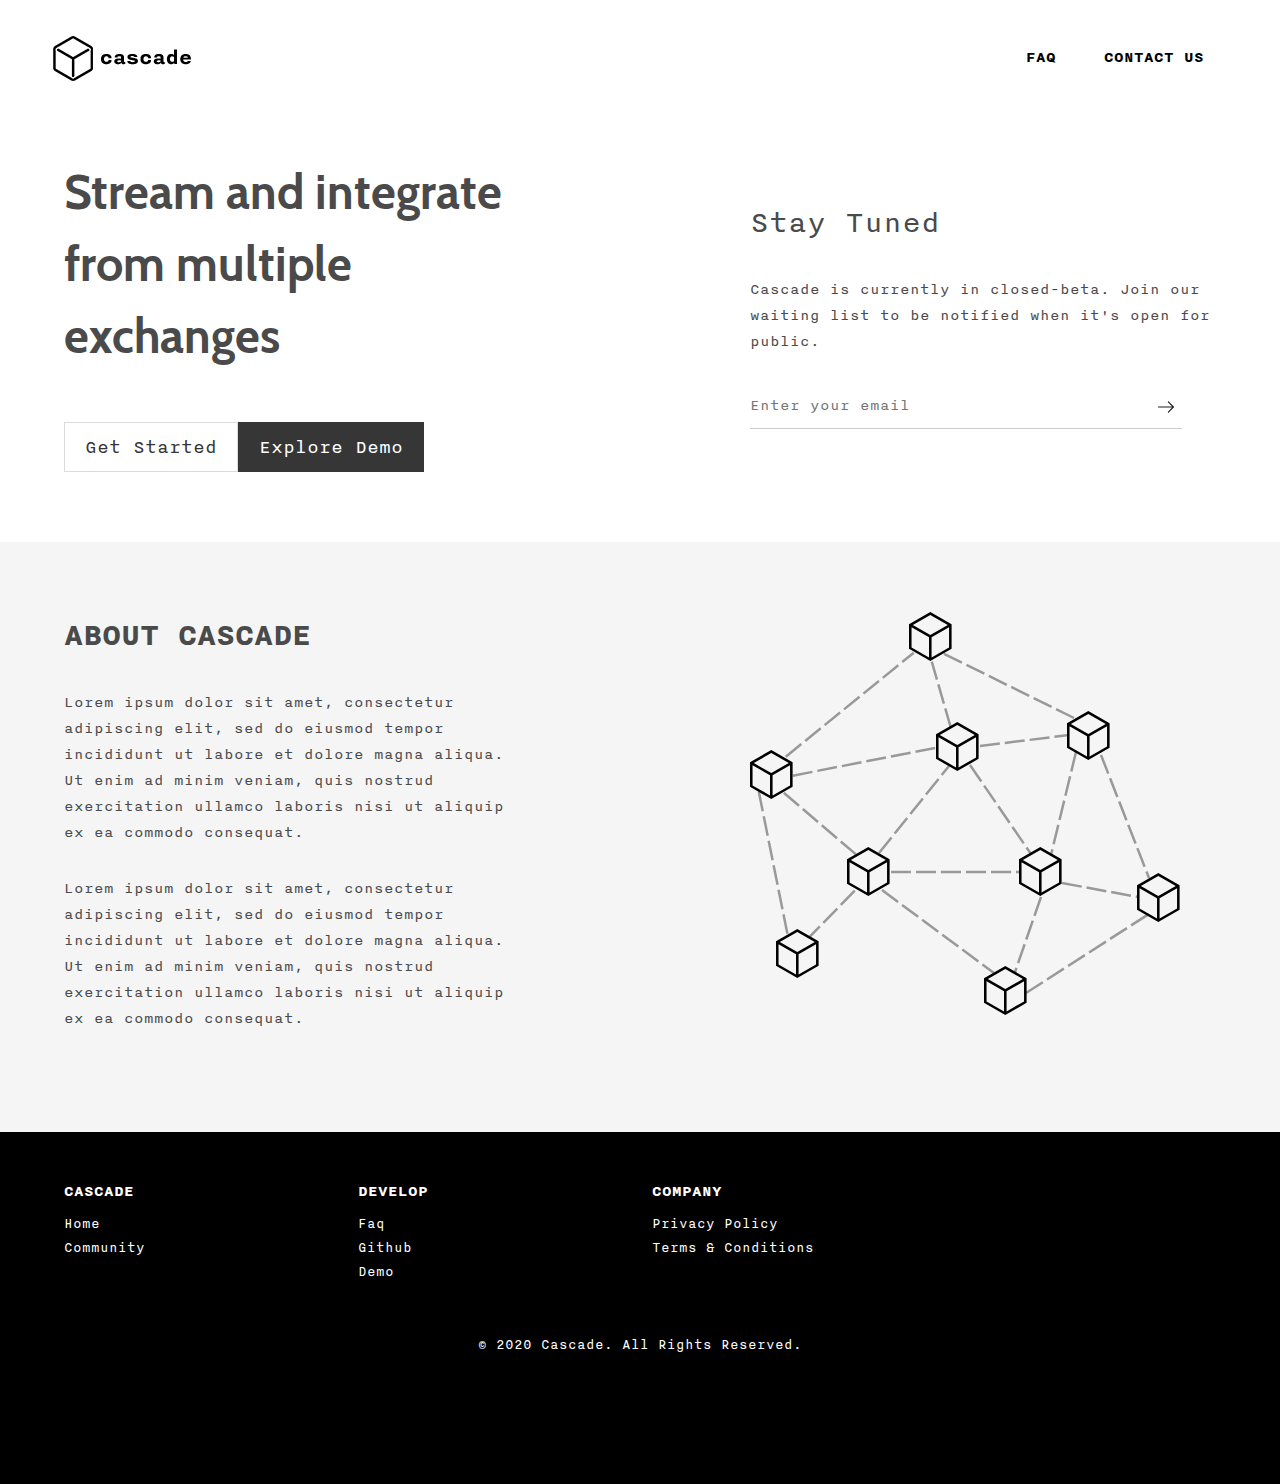
<file: index.html>
<!DOCTYPE html><html dir="ltr" lang="en"><head><meta charSet="utf-8"/><title>Home</title><meta name="Description" content="Home Page"/><meta http-equiv="X-UA-Compatible" content="IE=edge"/><meta name="viewport" content="width=device-width, initial-scale=1, shrink-to-fit=no"/><link rel="icon" href=""/><meta name="next-head-count" content="6"/><link rel="preload" href="/_next/static/css/305ebf6aeaf8013417f8.css" as="style"/><link rel="stylesheet" href="/_next/static/css/305ebf6aeaf8013417f8.css" data-n-g=""/><noscript data-n-css=""></noscript><link rel="preload" href="/_next/static/chunks/main-55b63dd8301b099e3597.js" as="script"/><link rel="preload" href="/_next/static/chunks/webpack-50bee04d1dc61f8adf5b.js" as="script"/><link rel="preload" href="/_next/static/chunks/framework.ae602c9f15f1d83ed78e.js" as="script"/><link rel="preload" href="/_next/static/chunks/commons.bff978e460f772b02709.js" as="script"/><link rel="preload" href="/_next/static/chunks/pages/_app-2fd6b23b4d61e326d02b.js" as="script"/><link rel="preload" href="/_next/static/chunks/a12f9a8b8536f40de77a4fe1d865390a574e7f5f.83fa6518fdf2a3e4148d.js" as="script"/><link rel="preload" href="/_next/static/chunks/pages/index-77ca823b6d53c92b3f4b.js" as="script"/></head><body><div id="__next"><div><div class="wrapper"><nav class="navbar header" role="navigation"><div class="container"><div class="navbar-brand"><a class="navbar-item" href="/"><img src="images/cascade-logo.png"/></a></div><div class="navbar-menu"><div class="navbar-start"></div><div class="navbar-end"><div class="navbar-item"><a href="#" class="navbar-item">faq</a></div><div class="navbar-item"><a href="#" class="navbar-item">contact us</a></div></div></div></div></nav><section><div class="container hero-block"><div class="columns is-vcentered"><div class="column is-5"><div class="is-primary"><h2 class="tag-line is-size-1 has-text-weight-bold">Stream and integrate from multiple exchanges</h2><div class="container"><a href="#" class="button is-medium is-outlined">Get Started</a><a href="#" class="button is-medium is-dark">Explore Demo</a></div></div></div><div class="column is-2"></div><div class="column is-5 position-relative newsletter-box"><h3 class="is-size-3">Stay Tuned</h3><p>Cascade is currently in closed-beta. Join our waiting list to be notified when it&#x27;s open for public.</p><form><input type="email" placeholder="Enter your email"/><button type="submit"></button></form></div></div></div></section><section class="has-background-light"><div class="container"><div class="columns"><div class="column is-5"><h3 class="is-size-3 is-uppercase has-text-weight-bold">about cascade</h3><p>Lorem ipsum dolor sit amet, consectetur adipiscing elit, sed do eiusmod tempor incididunt ut labore et dolore magna aliqua. Ut enim ad minim veniam, quis nostrud exercitation ullamco laboris nisi ut aliquip ex ea commodo consequat.</p><p>Lorem ipsum dolor sit amet, consectetur adipiscing elit, sed do eiusmod tempor incididunt ut labore et dolore magna aliqua. Ut enim ad minim veniam, quis nostrud exercitation ullamco laboris nisi ut aliquip ex ea commodo consequat.</p></div><div class="column is-2"></div><div class="column is-5"><img src="images/blocks.svg"/></div></div></div></section><footer class="footer"><div class="container"><div class="columns is-centered"><div class="column is-12"><div class="columns is-centered"><div class="column is-3 footer-column"><span class="section-heading">cascade</span><ul class="mt-2"><li><a href="/">home</a></li><li><a href="/#">community</a></li></ul></div><div class="column is-3 footer-column"><span class="section-heading">develop</span><ul class="mt-2"><li><a href="/faq">faq</a></li><li><a href="/#">github</a></li><li><a href="/demo">demo</a></li></ul></div><div class="column is-3 footer-column"><span class="section-heading">company</span><ul class="mt-2"><li><a href="/privacy-policy">privacy policy</a></li><li><a href="/terms-of-service">terms &amp; conditions</a></li></ul></div><div class="column is-3 footer-column"></div></div></div></div><div class="columns"><div class="column is-12"><div class="columns"><div class="column is-12"><p class="section-lower">© 2020 Cascade. All Rights Reserved.</p></div></div></div></div></div></footer></div></div></div><script id="__NEXT_DATA__" type="application/json">{"props":{"pageProps":{}},"page":"/","query":{},"buildId":"OrVD5Ba8Twij0Pv2euWi-","nextExport":true,"autoExport":true,"isFallback":false}</script><script nomodule="" src="/_next/static/chunks/polyfills-af28de04c604a2479390.js"></script><script src="/_next/static/chunks/main-55b63dd8301b099e3597.js" async=""></script><script src="/_next/static/chunks/webpack-50bee04d1dc61f8adf5b.js" async=""></script><script src="/_next/static/chunks/framework.ae602c9f15f1d83ed78e.js" async=""></script><script src="/_next/static/chunks/commons.bff978e460f772b02709.js" async=""></script><script src="/_next/static/chunks/pages/_app-2fd6b23b4d61e326d02b.js" async=""></script><script src="/_next/static/chunks/a12f9a8b8536f40de77a4fe1d865390a574e7f5f.83fa6518fdf2a3e4148d.js" async=""></script><script src="/_next/static/chunks/pages/index-77ca823b6d53c92b3f4b.js" async=""></script><script src="/_next/static/OrVD5Ba8Twij0Pv2euWi-/_buildManifest.js" async=""></script><script src="/_next/static/OrVD5Ba8Twij0Pv2euWi-/_ssgManifest.js" async=""></script></body></html>
</file>
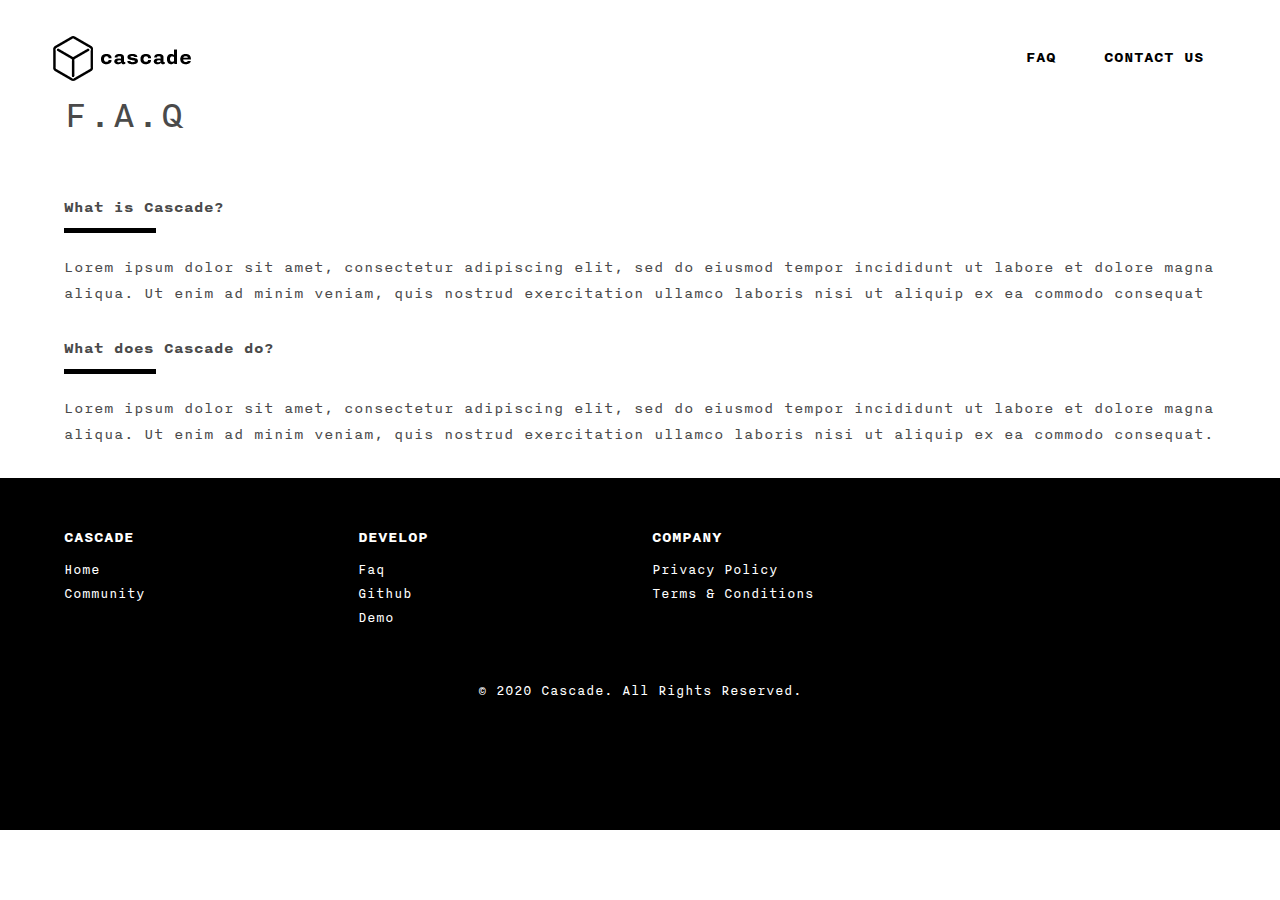
<file: faq.html>
<!DOCTYPE html><html dir="ltr" lang="en"><head><meta charSet="utf-8"/><title>FAQ</title><meta name="Description" content="FAQ Page"/><meta http-equiv="X-UA-Compatible" content="IE=edge"/><meta name="viewport" content="width=device-width, initial-scale=1, shrink-to-fit=no"/><link rel="icon" href=""/><meta name="next-head-count" content="6"/><link rel="preload" href="/_next/static/css/305ebf6aeaf8013417f8.css" as="style"/><link rel="stylesheet" href="/_next/static/css/305ebf6aeaf8013417f8.css" data-n-g=""/><noscript data-n-css=""></noscript><link rel="preload" href="/_next/static/chunks/main-55b63dd8301b099e3597.js" as="script"/><link rel="preload" href="/_next/static/chunks/webpack-50bee04d1dc61f8adf5b.js" as="script"/><link rel="preload" href="/_next/static/chunks/framework.ae602c9f15f1d83ed78e.js" as="script"/><link rel="preload" href="/_next/static/chunks/commons.bff978e460f772b02709.js" as="script"/><link rel="preload" href="/_next/static/chunks/pages/_app-2fd6b23b4d61e326d02b.js" as="script"/><link rel="preload" href="/_next/static/chunks/a12f9a8b8536f40de77a4fe1d865390a574e7f5f.83fa6518fdf2a3e4148d.js" as="script"/><link rel="preload" href="/_next/static/chunks/pages/faq-45b379f91dae93660f19.js" as="script"/></head><body><div id="__next"><div><div class="wrapper"><nav class="navbar header" role="navigation"><div class="container"><div class="navbar-brand"><a class="navbar-item" href="/"><img src="images/cascade-logo.png"/></a></div><div class="navbar-menu"><div class="navbar-start"></div><div class="navbar-end"><div class="navbar-item"><a href="#" class="navbar-item">faq</a></div><div class="navbar-item"><a href="#" class="navbar-item">contact us</a></div></div></div></div></nav><div class="container"><div class="columns"><div class="column is-12"><h2 class="is-size-2">F.A.Q</h2><ul class="faq-list"><li><span>What is Cascade?</span><p>Lorem ipsum dolor sit amet, consectetur adipiscing elit, sed do eiusmod tempor incididunt ut labore et dolore magna aliqua. Ut enim ad minim veniam, quis nostrud exercitation ullamco laboris nisi ut aliquip ex ea commodo consequat</p></li><li><span>What does Cascade do?</span><p>Lorem ipsum dolor sit amet, consectetur adipiscing elit, sed do eiusmod tempor incididunt ut labore et dolore magna aliqua. Ut enim ad minim veniam, quis nostrud exercitation ullamco laboris nisi ut aliquip ex ea commodo consequat.</p></li></ul></div></div></div><footer class="footer"><div class="container"><div class="columns is-centered"><div class="column is-12"><div class="columns is-centered"><div class="column is-3 footer-column"><span class="section-heading">cascade</span><ul class="mt-2"><li><a href="/">home</a></li><li><a href="/faq#">community</a></li></ul></div><div class="column is-3 footer-column"><span class="section-heading">develop</span><ul class="mt-2"><li><a href="/faq">faq</a></li><li><a href="/faq#">github</a></li><li><a href="/demo">demo</a></li></ul></div><div class="column is-3 footer-column"><span class="section-heading">company</span><ul class="mt-2"><li><a href="/privacy-policy">privacy policy</a></li><li><a href="/terms-of-service">terms &amp; conditions</a></li></ul></div><div class="column is-3 footer-column"></div></div></div></div><div class="columns"><div class="column is-12"><div class="columns"><div class="column is-12"><p class="section-lower">© 2020 Cascade. All Rights Reserved.</p></div></div></div></div></div></footer></div></div></div><script id="__NEXT_DATA__" type="application/json">{"props":{"pageProps":{}},"page":"/faq","query":{},"buildId":"OrVD5Ba8Twij0Pv2euWi-","nextExport":true,"autoExport":true,"isFallback":false}</script><script nomodule="" src="/_next/static/chunks/polyfills-af28de04c604a2479390.js"></script><script src="/_next/static/chunks/main-55b63dd8301b099e3597.js" async=""></script><script src="/_next/static/chunks/webpack-50bee04d1dc61f8adf5b.js" async=""></script><script src="/_next/static/chunks/framework.ae602c9f15f1d83ed78e.js" async=""></script><script src="/_next/static/chunks/commons.bff978e460f772b02709.js" async=""></script><script src="/_next/static/chunks/pages/_app-2fd6b23b4d61e326d02b.js" async=""></script><script src="/_next/static/chunks/a12f9a8b8536f40de77a4fe1d865390a574e7f5f.83fa6518fdf2a3e4148d.js" async=""></script><script src="/_next/static/chunks/pages/faq-45b379f91dae93660f19.js" async=""></script><script src="/_next/static/OrVD5Ba8Twij0Pv2euWi-/_buildManifest.js" async=""></script><script src="/_next/static/OrVD5Ba8Twij0Pv2euWi-/_ssgManifest.js" async=""></script></body></html>
</file>
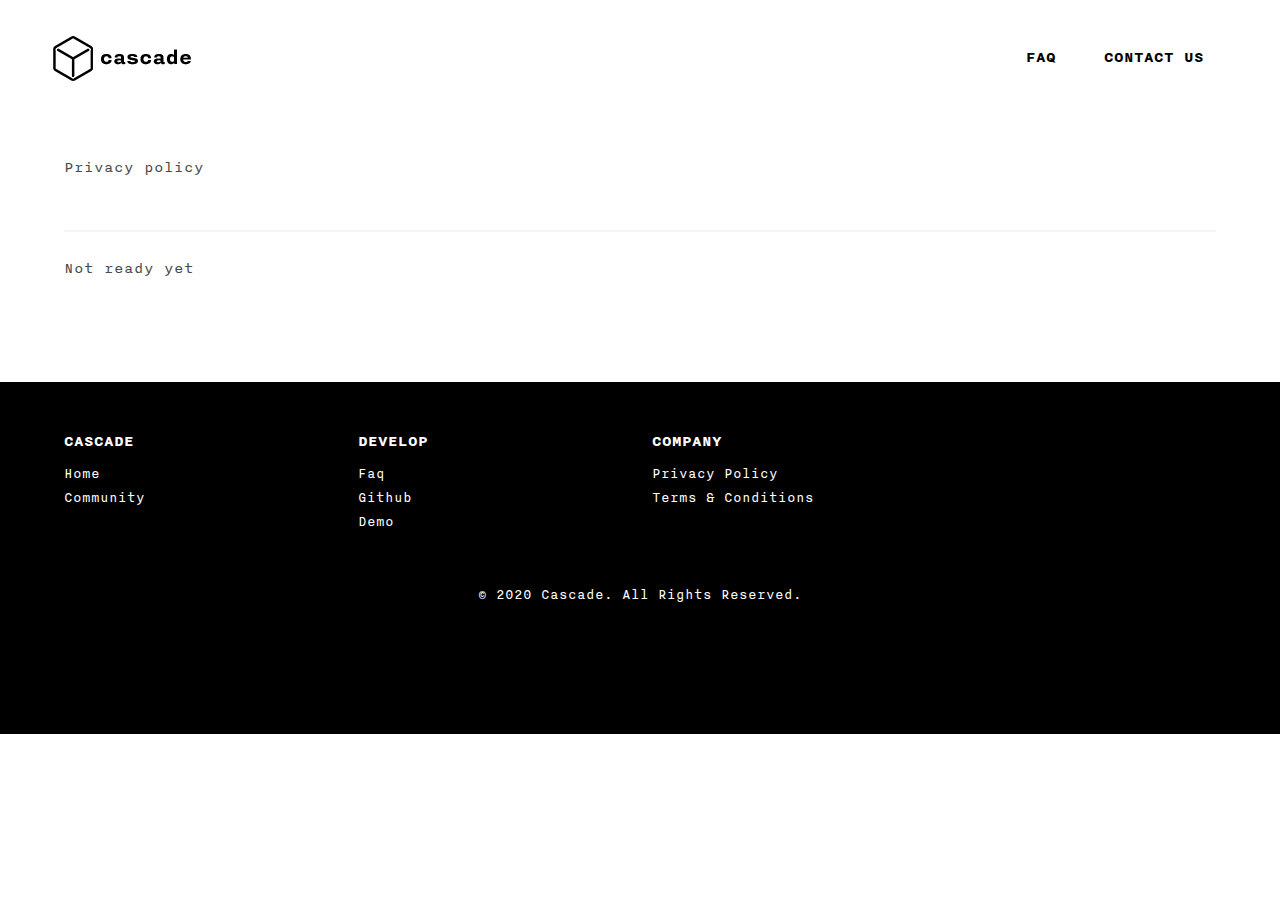
<file: privacy-policy.html>
<!DOCTYPE html><html dir="ltr" lang="en"><head><meta charSet="utf-8"/><title>Privacy Policy</title><meta name="Description" content="Privacy Policy Page"/><meta http-equiv="X-UA-Compatible" content="IE=edge"/><meta name="viewport" content="width=device-width, initial-scale=1, shrink-to-fit=no"/><link rel="icon" href=""/><meta name="next-head-count" content="6"/><link rel="preload" href="/_next/static/css/305ebf6aeaf8013417f8.css" as="style"/><link rel="stylesheet" href="/_next/static/css/305ebf6aeaf8013417f8.css" data-n-g=""/><noscript data-n-css=""></noscript><link rel="preload" href="/_next/static/chunks/main-55b63dd8301b099e3597.js" as="script"/><link rel="preload" href="/_next/static/chunks/webpack-50bee04d1dc61f8adf5b.js" as="script"/><link rel="preload" href="/_next/static/chunks/framework.ae602c9f15f1d83ed78e.js" as="script"/><link rel="preload" href="/_next/static/chunks/commons.bff978e460f772b02709.js" as="script"/><link rel="preload" href="/_next/static/chunks/pages/_app-2fd6b23b4d61e326d02b.js" as="script"/><link rel="preload" href="/_next/static/chunks/a12f9a8b8536f40de77a4fe1d865390a574e7f5f.83fa6518fdf2a3e4148d.js" as="script"/><link rel="preload" href="/_next/static/chunks/pages/privacy-policy-b512321e6fde2b24c107.js" as="script"/></head><body><div id="__next"><div><div class="wrapper"><nav class="navbar header" role="navigation"><div class="container"><div class="navbar-brand"><a class="navbar-item" href="/"><img src="images/cascade-logo.png"/></a></div><div class="navbar-menu"><div class="navbar-start"></div><div class="navbar-end"><div class="navbar-item"><a href="#" class="navbar-item">faq</a></div><div class="navbar-item"><a href="#" class="navbar-item">contact us</a></div></div></div></div></nav><section><div class="container"><div class="columns"><div class="column is-12"><h2>Privacy policy</h2><hr/><p>Not ready yet</p></div></div></div></section><footer class="footer"><div class="container"><div class="columns is-centered"><div class="column is-12"><div class="columns is-centered"><div class="column is-3 footer-column"><span class="section-heading">cascade</span><ul class="mt-2"><li><a href="/">home</a></li><li><a href="/privacy-policy#">community</a></li></ul></div><div class="column is-3 footer-column"><span class="section-heading">develop</span><ul class="mt-2"><li><a href="/faq">faq</a></li><li><a href="/privacy-policy#">github</a></li><li><a href="/demo">demo</a></li></ul></div><div class="column is-3 footer-column"><span class="section-heading">company</span><ul class="mt-2"><li><a href="/privacy-policy">privacy policy</a></li><li><a href="/terms-of-service">terms &amp; conditions</a></li></ul></div><div class="column is-3 footer-column"></div></div></div></div><div class="columns"><div class="column is-12"><div class="columns"><div class="column is-12"><p class="section-lower">© 2020 Cascade. All Rights Reserved.</p></div></div></div></div></div></footer></div></div></div><script id="__NEXT_DATA__" type="application/json">{"props":{"pageProps":{}},"page":"/privacy-policy","query":{},"buildId":"OrVD5Ba8Twij0Pv2euWi-","nextExport":true,"autoExport":true,"isFallback":false}</script><script nomodule="" src="/_next/static/chunks/polyfills-af28de04c604a2479390.js"></script><script src="/_next/static/chunks/main-55b63dd8301b099e3597.js" async=""></script><script src="/_next/static/chunks/webpack-50bee04d1dc61f8adf5b.js" async=""></script><script src="/_next/static/chunks/framework.ae602c9f15f1d83ed78e.js" async=""></script><script src="/_next/static/chunks/commons.bff978e460f772b02709.js" async=""></script><script src="/_next/static/chunks/pages/_app-2fd6b23b4d61e326d02b.js" async=""></script><script src="/_next/static/chunks/a12f9a8b8536f40de77a4fe1d865390a574e7f5f.83fa6518fdf2a3e4148d.js" async=""></script><script src="/_next/static/chunks/pages/privacy-policy-b512321e6fde2b24c107.js" async=""></script><script src="/_next/static/OrVD5Ba8Twij0Pv2euWi-/_buildManifest.js" async=""></script><script src="/_next/static/OrVD5Ba8Twij0Pv2euWi-/_ssgManifest.js" async=""></script></body></html>
</file>
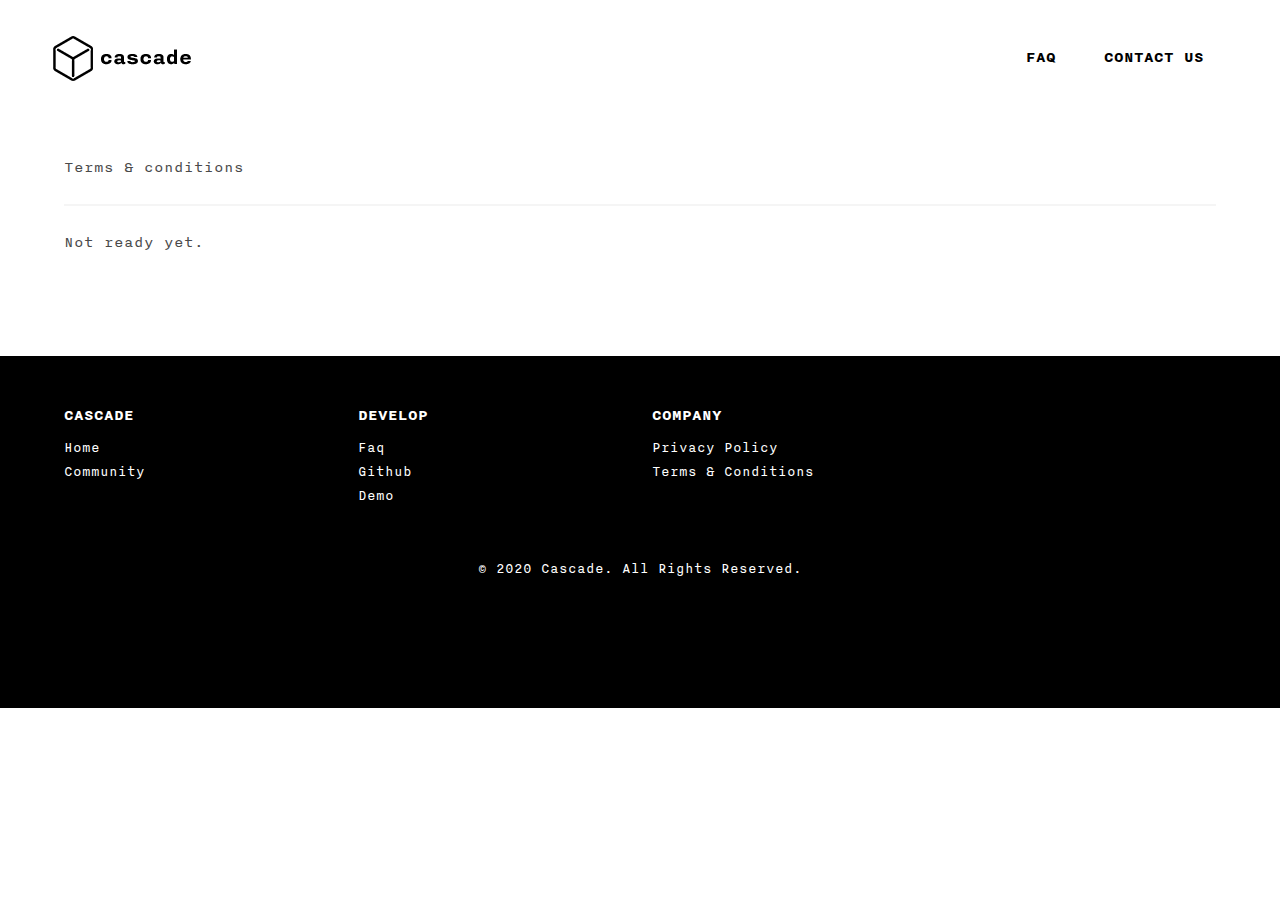
<file: terms-of-service.html>
<!DOCTYPE html><html dir="ltr" lang="en"><head><meta charSet="utf-8"/><title>Terms of Service</title><meta name="Description" content="Terms of Service Page"/><meta http-equiv="X-UA-Compatible" content="IE=edge"/><meta name="viewport" content="width=device-width, initial-scale=1, shrink-to-fit=no"/><link rel="icon" href=""/><meta name="next-head-count" content="6"/><link rel="preload" href="/_next/static/css/305ebf6aeaf8013417f8.css" as="style"/><link rel="stylesheet" href="/_next/static/css/305ebf6aeaf8013417f8.css" data-n-g=""/><noscript data-n-css=""></noscript><link rel="preload" href="/_next/static/chunks/main-55b63dd8301b099e3597.js" as="script"/><link rel="preload" href="/_next/static/chunks/webpack-50bee04d1dc61f8adf5b.js" as="script"/><link rel="preload" href="/_next/static/chunks/framework.ae602c9f15f1d83ed78e.js" as="script"/><link rel="preload" href="/_next/static/chunks/commons.bff978e460f772b02709.js" as="script"/><link rel="preload" href="/_next/static/chunks/pages/_app-2fd6b23b4d61e326d02b.js" as="script"/><link rel="preload" href="/_next/static/chunks/a12f9a8b8536f40de77a4fe1d865390a574e7f5f.83fa6518fdf2a3e4148d.js" as="script"/><link rel="preload" href="/_next/static/chunks/pages/terms-of-service-74b785372a42e9d30e60.js" as="script"/></head><body><div id="__next"><div><div class="wrapper"><nav class="navbar header" role="navigation"><div class="container"><div class="navbar-brand"><a class="navbar-item" href="/"><img src="images/cascade-logo.png"/></a></div><div class="navbar-menu"><div class="navbar-start"></div><div class="navbar-end"><div class="navbar-item"><a href="#" class="navbar-item">faq</a></div><div class="navbar-item"><a href="#" class="navbar-item">contact us</a></div></div></div></div></nav><section><div class="container"><div class="columns is-centered"><div class="column is-12"><h1>Terms &amp; conditions</h1><hr/><p>Not ready yet.</p></div></div></div></section><footer class="footer"><div class="container"><div class="columns is-centered"><div class="column is-12"><div class="columns is-centered"><div class="column is-3 footer-column"><span class="section-heading">cascade</span><ul class="mt-2"><li><a href="/">home</a></li><li><a href="/terms-of-service#">community</a></li></ul></div><div class="column is-3 footer-column"><span class="section-heading">develop</span><ul class="mt-2"><li><a href="/faq">faq</a></li><li><a href="/terms-of-service#">github</a></li><li><a href="/demo">demo</a></li></ul></div><div class="column is-3 footer-column"><span class="section-heading">company</span><ul class="mt-2"><li><a href="/privacy-policy">privacy policy</a></li><li><a href="/terms-of-service">terms &amp; conditions</a></li></ul></div><div class="column is-3 footer-column"></div></div></div></div><div class="columns"><div class="column is-12"><div class="columns"><div class="column is-12"><p class="section-lower">© 2020 Cascade. All Rights Reserved.</p></div></div></div></div></div></footer></div></div></div><script id="__NEXT_DATA__" type="application/json">{"props":{"pageProps":{}},"page":"/terms-of-service","query":{},"buildId":"OrVD5Ba8Twij0Pv2euWi-","nextExport":true,"autoExport":true,"isFallback":false}</script><script nomodule="" src="/_next/static/chunks/polyfills-af28de04c604a2479390.js"></script><script src="/_next/static/chunks/main-55b63dd8301b099e3597.js" async=""></script><script src="/_next/static/chunks/webpack-50bee04d1dc61f8adf5b.js" async=""></script><script src="/_next/static/chunks/framework.ae602c9f15f1d83ed78e.js" async=""></script><script src="/_next/static/chunks/commons.bff978e460f772b02709.js" async=""></script><script src="/_next/static/chunks/pages/_app-2fd6b23b4d61e326d02b.js" async=""></script><script src="/_next/static/chunks/a12f9a8b8536f40de77a4fe1d865390a574e7f5f.83fa6518fdf2a3e4148d.js" async=""></script><script src="/_next/static/chunks/pages/terms-of-service-74b785372a42e9d30e60.js" async=""></script><script src="/_next/static/OrVD5Ba8Twij0Pv2euWi-/_buildManifest.js" async=""></script><script src="/_next/static/OrVD5Ba8Twij0Pv2euWi-/_ssgManifest.js" async=""></script></body></html>
</file>
<file: _next/static/css/305ebf6aeaf8013417f8.css>
@font-face{font-family:Nitti;src:url(/fonts/Nitti/Nitti-Normal.ttf) format("truetype");font-weight:400}@font-face{font-family:Nitti;src:url(/fonts/Nitti/Nitti-Bold.ttf) format("truetype");font-weight:700}@font-face{font-family:Cabin;src:url(/fonts/Cabin/Cabin-Regular.ttf) format("truetype");font-weight:400}@font-face{font-family:Cabin;src:url(/fonts/Cabin/Cabin-Bold.ttf) format("truetype");font-weight:700}/*! bulma.io v0.9.2 | MIT License | github.com/jgthms/bulma */.button,.file-cta,.file-name,.input,.pagination-ellipsis,.pagination-link,.pagination-next,.pagination-previous,.select select,.textarea{-moz-appearance:none;-webkit-appearance:none;align-items:center;border:1px solid transparent;border-radius:4px;box-shadow:none;display:inline-flex;font-size:1rem;height:2.5em;justify-content:flex-start;line-height:1.5;padding:calc(.5em - 1px) calc(.75em - 1px);position:relative;vertical-align:top}.button:active,.button:focus,.file-cta:active,.file-cta:focus,.file-name:active,.file-name:focus,.input:active,.input:focus,.is-active.button,.is-active.file-cta,.is-active.file-name,.is-active.input,.is-active.pagination-ellipsis,.is-active.pagination-link,.is-active.pagination-next,.is-active.pagination-previous,.is-active.textarea,.is-focused.button,.is-focused.file-cta,.is-focused.file-name,.is-focused.input,.is-focused.pagination-ellipsis,.is-focused.pagination-link,.is-focused.pagination-next,.is-focused.pagination-previous,.is-focused.textarea,.pagination-ellipsis:active,.pagination-ellipsis:focus,.pagination-link:active,.pagination-link:focus,.pagination-next:active,.pagination-next:focus,.pagination-previous:active,.pagination-previous:focus,.select select.is-active,.select select.is-focused,.select select:active,.select select:focus,.textarea:active,.textarea:focus{outline:none}.select fieldset[disabled] select,.select select[disabled],[disabled].button,[disabled].file-cta,[disabled].file-name,[disabled].input,[disabled].pagination-ellipsis,[disabled].pagination-link,[disabled].pagination-next,[disabled].pagination-previous,[disabled].textarea,fieldset[disabled] .button,fieldset[disabled] .file-cta,fieldset[disabled] .file-name,fieldset[disabled] .input,fieldset[disabled] .pagination-ellipsis,fieldset[disabled] .pagination-link,fieldset[disabled] .pagination-next,fieldset[disabled] .pagination-previous,fieldset[disabled] .select select,fieldset[disabled] .textarea{cursor:not-allowed}.breadcrumb,.button,.file,.is-unselectable,.pagination-ellipsis,.pagination-link,.pagination-next,.pagination-previous,.tabs{-webkit-touch-callout:none;-webkit-user-select:none;-moz-user-select:none;-ms-user-select:none;user-select:none}.navbar-link:not(.is-arrowless):after,.select:not(.is-multiple):not(.is-loading):after{border:3px solid transparent;border-radius:2px;border-right:0;border-top:0;content:" ";display:block;height:.625em;margin-top:-.4375em;pointer-events:none;position:absolute;top:50%;transform:rotate(-45deg);transform-origin:center;width:.625em}.block:not(:last-child),.box:not(:last-child),.breadcrumb:not(:last-child),.content:not(:last-child),.highlight:not(:last-child),.level:not(:last-child),.message:not(:last-child),.notification:not(:last-child),.pagination:not(:last-child),.progress:not(:last-child),.subtitle:not(:last-child),.table-container:not(:last-child),.table:not(:last-child),.tabs:not(:last-child),.title:not(:last-child){margin-bottom:1.5rem}.delete,.modal-close{-webkit-touch-callout:none;-webkit-user-select:none;-moz-user-select:none;-ms-user-select:none;user-select:none;-moz-appearance:none;-webkit-appearance:none;background-color:rgba(10,10,10,.2);border:none;border-radius:290486px;cursor:pointer;pointer-events:auto;display:inline-block;flex-grow:0;flex-shrink:0;font-size:0;height:20px;max-height:20px;max-width:20px;min-height:20px;min-width:20px;outline:none;position:relative;vertical-align:top;width:20px}.delete:after,.delete:before,.modal-close:after,.modal-close:before{background-color:#fff;content:"";display:block;left:50%;position:absolute;top:50%;transform:translateX(-50%) translateY(-50%) rotate(45deg);transform-origin:center center}.delete:before,.modal-close:before{height:2px;width:50%}.delete:after,.modal-close:after{height:50%;width:2px}.delete:focus,.delete:hover,.modal-close:focus,.modal-close:hover{background-color:rgba(10,10,10,.3)}.delete:active,.modal-close:active{background-color:rgba(10,10,10,.4)}.is-small.delete,.is-small.modal-close{height:16px;max-height:16px;max-width:16px;min-height:16px;min-width:16px;width:16px}.is-medium.delete,.is-medium.modal-close{height:24px;max-height:24px;max-width:24px;min-height:24px;min-width:24px;width:24px}.is-large.delete,.is-large.modal-close{height:32px;max-height:32px;max-width:32px;min-height:32px;min-width:32px;width:32px}.button.is-loading:after,.control.is-loading:after,.loader,.select.is-loading:after{animation:spinAround .5s linear infinite;border-radius:290486px;border-color:transparent transparent #dbdbdb #dbdbdb;border-style:solid;border-width:2px;content:"";display:block;height:1em;position:relative;width:1em}.hero-video,.image.is-1by1 .has-ratio,.image.is-1by1 img,.image.is-1by2 .has-ratio,.image.is-1by2 img,.image.is-1by3 .has-ratio,.image.is-1by3 img,.image.is-2by1 .has-ratio,.image.is-2by1 img,.image.is-2by3 .has-ratio,.image.is-2by3 img,.image.is-3by1 .has-ratio,.image.is-3by1 img,.image.is-3by2 .has-ratio,.image.is-3by2 img,.image.is-3by4 .has-ratio,.image.is-3by4 img,.image.is-3by5 .has-ratio,.image.is-3by5 img,.image.is-4by3 .has-ratio,.image.is-4by3 img,.image.is-4by5 .has-ratio,.image.is-4by5 img,.image.is-5by3 .has-ratio,.image.is-5by3 img,.image.is-5by4 .has-ratio,.image.is-5by4 img,.image.is-9by16 .has-ratio,.image.is-9by16 img,.image.is-16by9 .has-ratio,.image.is-16by9 img,.image.is-square .has-ratio,.image.is-square img,.is-overlay,.modal,.modal-background{bottom:0;left:0;position:absolute;right:0;top:0}/*! minireset.css v0.0.6 | MIT License | github.com/jgthms/minireset.css */blockquote,body,dd,dl,dt,fieldset,figure,h1,h2,h3,h4,h5,h6,hr,html,iframe,legend,li,ol,p,pre,textarea,ul{margin:0;padding:0}h1,h2,h3,h4,h5,h6{font-size:100%;font-weight:400}ul{list-style:none}button,input,select,textarea{margin:0}html{box-sizing:border-box}*,:after,:before{box-sizing:inherit}img,video{height:auto;max-width:100%}iframe{border:0}table{border-collapse:collapse;border-spacing:0}td,th{padding:0}td:not([align]),th:not([align]){text-align:inherit}html{background-color:#fff;font-size:16px;-moz-osx-font-smoothing:grayscale;-webkit-font-smoothing:antialiased;min-width:300px;overflow-x:hidden;overflow-y:scroll;text-rendering:optimizeLegibility;text-size-adjust:100%}article,aside,figure,footer,header,hgroup,section{display:block}body,button,input,optgroup,select,textarea{font-family:Nitti}code,pre{-moz-osx-font-smoothing:auto;-webkit-font-smoothing:auto;font-family:monospace}body{color:#4a4a4a;font-size:1em;font-weight:400;line-height:1.5}a{color:#3273dc;cursor:pointer;text-decoration:none}a strong{color:currentColor}a:hover{color:#363636}code{color:#da1039;font-size:.875em;font-weight:400;padding:.25em .5em}code,hr{background-color:#f5f5f5}hr{border:none;display:block;height:2px;margin:1.5rem 0}img{height:auto;max-width:100%}input[type=checkbox],input[type=radio]{vertical-align:baseline}small{font-size:.875em}span{font-style:inherit;font-weight:inherit}strong{color:#363636;font-weight:700}fieldset{border:none}pre{-webkit-overflow-scrolling:touch;background-color:#f5f5f5;color:#4a4a4a;font-size:.875em;overflow-x:auto;padding:1.25rem 1.5rem;white-space:pre;word-wrap:normal}pre code{background-color:transparent;color:currentColor;font-size:1em;padding:0}table td,table th{vertical-align:top}table td:not([align]),table th:not([align]){text-align:inherit}table th{color:#363636}@keyframes spinAround{0%{transform:rotate(0deg)}to{transform:rotate(359deg)}}.box{background-color:#fff;border-radius:6px;box-shadow:0 .5em 1em -.125em rgba(10,10,10,.1),0 0 0 1px rgba(10,10,10,.02);color:#4a4a4a;display:block;padding:1.25rem}a.box:focus,a.box:hover{box-shadow:0 .5em 1em -.125em rgba(10,10,10,.1),0 0 0 1px #3273dc}a.box:active{box-shadow:inset 0 1px 2px rgba(10,10,10,.2),0 0 0 1px #3273dc}.button{background-color:#fff;border-color:#dbdbdb;border-width:1px;color:#363636;cursor:pointer;justify-content:center;padding:calc(.5em - 1px) 1em;text-align:center;white-space:nowrap}.button strong{color:inherit}.button .icon,.button .icon.is-large,.button .icon.is-medium,.button .icon.is-small{height:1.5em;width:1.5em}.button .icon:first-child:not(:last-child){margin-left:calc(-.5em - 1px);margin-right:.25em}.button .icon:last-child:not(:first-child){margin-left:.25em;margin-right:calc(-.5em - 1px)}.button .icon:first-child:last-child{margin-left:calc(-.5em - 1px);margin-right:calc(-.5em - 1px)}.button.is-hovered,.button:hover{border-color:#b5b5b5;color:#363636}.button.is-focused,.button:focus{border-color:#3273dc;color:#363636}.button.is-focused:not(:active),.button:focus:not(:active){box-shadow:0 0 0 .125em rgba(50,115,220,.25)}.button.is-active,.button:active{border-color:#4a4a4a;color:#363636}.button.is-text{background-color:transparent;border-color:transparent;color:#4a4a4a;text-decoration:underline}.button.is-text.is-focused,.button.is-text.is-hovered,.button.is-text:focus,.button.is-text:hover{background-color:#f5f5f5;color:#363636}.button.is-text.is-active,.button.is-text:active{background-color:#e8e8e8;color:#363636}.button.is-text[disabled],fieldset[disabled] .button.is-text{background-color:transparent;border-color:transparent;box-shadow:none}.button.is-ghost{background:none;border-color:transparent;color:#3273dc;text-decoration:none}.button.is-ghost.is-hovered,.button.is-ghost:hover{color:#3273dc;text-decoration:underline}.button.is-white{background-color:#fff;border-color:transparent;color:#0a0a0a}.button.is-white.is-hovered,.button.is-white:hover{background-color:#f9f9f9;border-color:transparent;color:#0a0a0a}.button.is-white.is-focused,.button.is-white:focus{border-color:transparent;color:#0a0a0a}.button.is-white.is-focused:not(:active),.button.is-white:focus:not(:active){box-shadow:0 0 0 .125em hsla(0,0%,100%,.25)}.button.is-white.is-active,.button.is-white:active{background-color:#f2f2f2;border-color:transparent;color:#0a0a0a}.button.is-white[disabled],fieldset[disabled] .button.is-white{background-color:#fff;border-color:transparent;box-shadow:none}.button.is-white.is-inverted{background-color:#0a0a0a;color:#fff}.button.is-white.is-inverted.is-hovered,.button.is-white.is-inverted:hover{background-color:#000}.button.is-white.is-inverted[disabled],fieldset[disabled] .button.is-white.is-inverted{background-color:#0a0a0a;border-color:transparent;box-shadow:none;color:#fff}.button.is-white.is-loading:after{border-color:transparent transparent #0a0a0a #0a0a0a!important}.button.is-white.is-outlined{background-color:transparent;border-color:#fff;color:#fff}.button.is-white.is-outlined.is-focused,.button.is-white.is-outlined.is-hovered,.button.is-white.is-outlined:focus,.button.is-white.is-outlined:hover{background-color:#fff;border-color:#fff;color:#0a0a0a}.button.is-white.is-outlined.is-loading:after{border-color:transparent transparent #fff #fff!important}.button.is-white.is-outlined.is-loading.is-focused:after,.button.is-white.is-outlined.is-loading.is-hovered:after,.button.is-white.is-outlined.is-loading:focus:after,.button.is-white.is-outlined.is-loading:hover:after{border-color:transparent transparent #0a0a0a #0a0a0a!important}.button.is-white.is-outlined[disabled],fieldset[disabled] .button.is-white.is-outlined{background-color:transparent;border-color:#fff;box-shadow:none;color:#fff}.button.is-white.is-inverted.is-outlined{background-color:transparent;border-color:#0a0a0a;color:#0a0a0a}.button.is-white.is-inverted.is-outlined.is-focused,.button.is-white.is-inverted.is-outlined.is-hovered,.button.is-white.is-inverted.is-outlined:focus,.button.is-white.is-inverted.is-outlined:hover{background-color:#0a0a0a;color:#fff}.button.is-white.is-inverted.is-outlined.is-loading.is-focused:after,.button.is-white.is-inverted.is-outlined.is-loading.is-hovered:after,.button.is-white.is-inverted.is-outlined.is-loading:focus:after,.button.is-white.is-inverted.is-outlined.is-loading:hover:after{border-color:transparent transparent #fff #fff!important}.button.is-white.is-inverted.is-outlined[disabled],fieldset[disabled] .button.is-white.is-inverted.is-outlined{background-color:transparent;border-color:#0a0a0a;box-shadow:none;color:#0a0a0a}.button.is-black{background-color:#0a0a0a;border-color:transparent;color:#fff}.button.is-black.is-hovered,.button.is-black:hover{background-color:#040404;border-color:transparent;color:#fff}.button.is-black.is-focused,.button.is-black:focus{border-color:transparent;color:#fff}.button.is-black.is-focused:not(:active),.button.is-black:focus:not(:active){box-shadow:0 0 0 .125em rgba(10,10,10,.25)}.button.is-black.is-active,.button.is-black:active{background-color:#000;border-color:transparent;color:#fff}.button.is-black[disabled],fieldset[disabled] .button.is-black{background-color:#0a0a0a;border-color:transparent;box-shadow:none}.button.is-black.is-inverted{background-color:#fff;color:#0a0a0a}.button.is-black.is-inverted.is-hovered,.button.is-black.is-inverted:hover{background-color:#f2f2f2}.button.is-black.is-inverted[disabled],fieldset[disabled] .button.is-black.is-inverted{background-color:#fff;border-color:transparent;box-shadow:none;color:#0a0a0a}.button.is-black.is-loading:after{border-color:transparent transparent #fff #fff!important}.button.is-black.is-outlined{background-color:transparent;border-color:#0a0a0a;color:#0a0a0a}.button.is-black.is-outlined.is-focused,.button.is-black.is-outlined.is-hovered,.button.is-black.is-outlined:focus,.button.is-black.is-outlined:hover{background-color:#0a0a0a;border-color:#0a0a0a;color:#fff}.button.is-black.is-outlined.is-loading:after{border-color:transparent transparent #0a0a0a #0a0a0a!important}.button.is-black.is-outlined.is-loading.is-focused:after,.button.is-black.is-outlined.is-loading.is-hovered:after,.button.is-black.is-outlined.is-loading:focus:after,.button.is-black.is-outlined.is-loading:hover:after{border-color:transparent transparent #fff #fff!important}.button.is-black.is-outlined[disabled],fieldset[disabled] .button.is-black.is-outlined{background-color:transparent;border-color:#0a0a0a;box-shadow:none;color:#0a0a0a}.button.is-black.is-inverted.is-outlined{background-color:transparent;border-color:#fff;color:#fff}.button.is-black.is-inverted.is-outlined.is-focused,.button.is-black.is-inverted.is-outlined.is-hovered,.button.is-black.is-inverted.is-outlined:focus,.button.is-black.is-inverted.is-outlined:hover{background-color:#fff;color:#0a0a0a}.button.is-black.is-inverted.is-outlined.is-loading.is-focused:after,.button.is-black.is-inverted.is-outlined.is-loading.is-hovered:after,.button.is-black.is-inverted.is-outlined.is-loading:focus:after,.button.is-black.is-inverted.is-outlined.is-loading:hover:after{border-color:transparent transparent #0a0a0a #0a0a0a!important}.button.is-black.is-inverted.is-outlined[disabled],fieldset[disabled] .button.is-black.is-inverted.is-outlined{background-color:transparent;border-color:#fff;box-shadow:none;color:#fff}.button.is-light{background-color:#f5f5f5;border-color:transparent;color:rgba(0,0,0,.7)}.button.is-light.is-hovered,.button.is-light:hover{background-color:#eee;border-color:transparent;color:rgba(0,0,0,.7)}.button.is-light.is-focused,.button.is-light:focus{border-color:transparent;color:rgba(0,0,0,.7)}.button.is-light.is-focused:not(:active),.button.is-light:focus:not(:active){box-shadow:0 0 0 .125em hsla(0,0%,96.1%,.25)}.button.is-light.is-active,.button.is-light:active{background-color:#e8e8e8;border-color:transparent;color:rgba(0,0,0,.7)}.button.is-light[disabled],fieldset[disabled] .button.is-light{background-color:#f5f5f5;border-color:transparent;box-shadow:none}.button.is-light.is-inverted{color:#f5f5f5}.button.is-light.is-inverted,.button.is-light.is-inverted.is-hovered,.button.is-light.is-inverted:hover{background-color:rgba(0,0,0,.7)}.button.is-light.is-inverted[disabled],fieldset[disabled] .button.is-light.is-inverted{background-color:rgba(0,0,0,.7);border-color:transparent;box-shadow:none;color:#f5f5f5}.button.is-light.is-loading:after{border-color:transparent transparent rgba(0,0,0,.7) rgba(0,0,0,.7)!important}.button.is-light.is-outlined{background-color:transparent;border-color:#f5f5f5;color:#f5f5f5}.button.is-light.is-outlined.is-focused,.button.is-light.is-outlined.is-hovered,.button.is-light.is-outlined:focus,.button.is-light.is-outlined:hover{background-color:#f5f5f5;border-color:#f5f5f5;color:rgba(0,0,0,.7)}.button.is-light.is-outlined.is-loading:after{border-color:transparent transparent #f5f5f5 #f5f5f5!important}.button.is-light.is-outlined.is-loading.is-focused:after,.button.is-light.is-outlined.is-loading.is-hovered:after,.button.is-light.is-outlined.is-loading:focus:after,.button.is-light.is-outlined.is-loading:hover:after{border-color:transparent transparent rgba(0,0,0,.7) rgba(0,0,0,.7)!important}.button.is-light.is-outlined[disabled],fieldset[disabled] .button.is-light.is-outlined{background-color:transparent;border-color:#f5f5f5;box-shadow:none;color:#f5f5f5}.button.is-light.is-inverted.is-outlined{background-color:transparent;border-color:rgba(0,0,0,.7);color:rgba(0,0,0,.7)}.button.is-light.is-inverted.is-outlined.is-focused,.button.is-light.is-inverted.is-outlined.is-hovered,.button.is-light.is-inverted.is-outlined:focus,.button.is-light.is-inverted.is-outlined:hover{background-color:rgba(0,0,0,.7);color:#f5f5f5}.button.is-light.is-inverted.is-outlined.is-loading.is-focused:after,.button.is-light.is-inverted.is-outlined.is-loading.is-hovered:after,.button.is-light.is-inverted.is-outlined.is-loading:focus:after,.button.is-light.is-inverted.is-outlined.is-loading:hover:after{border-color:transparent transparent #f5f5f5 #f5f5f5!important}.button.is-light.is-inverted.is-outlined[disabled],fieldset[disabled] .button.is-light.is-inverted.is-outlined{background-color:transparent;border-color:rgba(0,0,0,.7);box-shadow:none;color:rgba(0,0,0,.7)}.button.is-dark{background-color:#363636;border-color:transparent;color:#fff}.button.is-dark.is-hovered,.button.is-dark:hover{background-color:#2f2f2f;border-color:transparent;color:#fff}.button.is-dark.is-focused,.button.is-dark:focus{border-color:transparent;color:#fff}.button.is-dark.is-focused:not(:active),.button.is-dark:focus:not(:active){box-shadow:0 0 0 .125em rgba(54,54,54,.25)}.button.is-dark.is-active,.button.is-dark:active{background-color:#292929;border-color:transparent;color:#fff}.button.is-dark[disabled],fieldset[disabled] .button.is-dark{background-color:#363636;border-color:transparent;box-shadow:none}.button.is-dark.is-inverted{background-color:#fff;color:#363636}.button.is-dark.is-inverted.is-hovered,.button.is-dark.is-inverted:hover{background-color:#f2f2f2}.button.is-dark.is-inverted[disabled],fieldset[disabled] .button.is-dark.is-inverted{background-color:#fff;border-color:transparent;box-shadow:none;color:#363636}.button.is-dark.is-loading:after{border-color:transparent transparent #fff #fff!important}.button.is-dark.is-outlined{background-color:transparent;border-color:#363636;color:#363636}.button.is-dark.is-outlined.is-focused,.button.is-dark.is-outlined.is-hovered,.button.is-dark.is-outlined:focus,.button.is-dark.is-outlined:hover{background-color:#363636;border-color:#363636;color:#fff}.button.is-dark.is-outlined.is-loading:after{border-color:transparent transparent #363636 #363636!important}.button.is-dark.is-outlined.is-loading.is-focused:after,.button.is-dark.is-outlined.is-loading.is-hovered:after,.button.is-dark.is-outlined.is-loading:focus:after,.button.is-dark.is-outlined.is-loading:hover:after{border-color:transparent transparent #fff #fff!important}.button.is-dark.is-outlined[disabled],fieldset[disabled] .button.is-dark.is-outlined{background-color:transparent;border-color:#363636;box-shadow:none;color:#363636}.button.is-dark.is-inverted.is-outlined{background-color:transparent;border-color:#fff;color:#fff}.button.is-dark.is-inverted.is-outlined.is-focused,.button.is-dark.is-inverted.is-outlined.is-hovered,.button.is-dark.is-inverted.is-outlined:focus,.button.is-dark.is-inverted.is-outlined:hover{background-color:#fff;color:#363636}.button.is-dark.is-inverted.is-outlined.is-loading.is-focused:after,.button.is-dark.is-inverted.is-outlined.is-loading.is-hovered:after,.button.is-dark.is-inverted.is-outlined.is-loading:focus:after,.button.is-dark.is-inverted.is-outlined.is-loading:hover:after{border-color:transparent transparent #363636 #363636!important}.button.is-dark.is-inverted.is-outlined[disabled],fieldset[disabled] .button.is-dark.is-inverted.is-outlined{background-color:transparent;border-color:#fff;box-shadow:none;color:#fff}.button.is-primary{background-color:#00d1b2;border-color:transparent;color:#fff}.button.is-primary.is-hovered,.button.is-primary:hover{background-color:#00c4a7;border-color:transparent;color:#fff}.button.is-primary.is-focused,.button.is-primary:focus{border-color:transparent;color:#fff}.button.is-primary.is-focused:not(:active),.button.is-primary:focus:not(:active){box-shadow:0 0 0 .125em rgba(0,209,178,.25)}.button.is-primary.is-active,.button.is-primary:active{background-color:#00b89c;border-color:transparent;color:#fff}.button.is-primary[disabled],fieldset[disabled] .button.is-primary{background-color:#00d1b2;border-color:transparent;box-shadow:none}.button.is-primary.is-inverted{background-color:#fff;color:#00d1b2}.button.is-primary.is-inverted.is-hovered,.button.is-primary.is-inverted:hover{background-color:#f2f2f2}.button.is-primary.is-inverted[disabled],fieldset[disabled] .button.is-primary.is-inverted{background-color:#fff;border-color:transparent;box-shadow:none;color:#00d1b2}.button.is-primary.is-loading:after{border-color:transparent transparent #fff #fff!important}.button.is-primary.is-outlined{background-color:transparent;border-color:#00d1b2;color:#00d1b2}.button.is-primary.is-outlined.is-focused,.button.is-primary.is-outlined.is-hovered,.button.is-primary.is-outlined:focus,.button.is-primary.is-outlined:hover{background-color:#00d1b2;border-color:#00d1b2;color:#fff}.button.is-primary.is-outlined.is-loading:after{border-color:transparent transparent #00d1b2 #00d1b2!important}.button.is-primary.is-outlined.is-loading.is-focused:after,.button.is-primary.is-outlined.is-loading.is-hovered:after,.button.is-primary.is-outlined.is-loading:focus:after,.button.is-primary.is-outlined.is-loading:hover:after{border-color:transparent transparent #fff #fff!important}.button.is-primary.is-outlined[disabled],fieldset[disabled] .button.is-primary.is-outlined{background-color:transparent;border-color:#00d1b2;box-shadow:none;color:#00d1b2}.button.is-primary.is-inverted.is-outlined{background-color:transparent;border-color:#fff;color:#fff}.button.is-primary.is-inverted.is-outlined.is-focused,.button.is-primary.is-inverted.is-outlined.is-hovered,.button.is-primary.is-inverted.is-outlined:focus,.button.is-primary.is-inverted.is-outlined:hover{background-color:#fff;color:#00d1b2}.button.is-primary.is-inverted.is-outlined.is-loading.is-focused:after,.button.is-primary.is-inverted.is-outlined.is-loading.is-hovered:after,.button.is-primary.is-inverted.is-outlined.is-loading:focus:after,.button.is-primary.is-inverted.is-outlined.is-loading:hover:after{border-color:transparent transparent #00d1b2 #00d1b2!important}.button.is-primary.is-inverted.is-outlined[disabled],fieldset[disabled] .button.is-primary.is-inverted.is-outlined{background-color:transparent;border-color:#fff;box-shadow:none;color:#fff}.button.is-primary.is-light{background-color:#ebfffc;color:#00947e}.button.is-primary.is-light.is-hovered,.button.is-primary.is-light:hover{background-color:#defffa;border-color:transparent;color:#00947e}.button.is-primary.is-light.is-active,.button.is-primary.is-light:active{background-color:#d1fff8;border-color:transparent;color:#00947e}.button.is-link{background-color:#3273dc;border-color:transparent;color:#fff}.button.is-link.is-hovered,.button.is-link:hover{background-color:#276cda;border-color:transparent;color:#fff}.button.is-link.is-focused,.button.is-link:focus{border-color:transparent;color:#fff}.button.is-link.is-focused:not(:active),.button.is-link:focus:not(:active){box-shadow:0 0 0 .125em rgba(50,115,220,.25)}.button.is-link.is-active,.button.is-link:active{background-color:#2366d1;border-color:transparent;color:#fff}.button.is-link[disabled],fieldset[disabled] .button.is-link{background-color:#3273dc;border-color:transparent;box-shadow:none}.button.is-link.is-inverted{background-color:#fff;color:#3273dc}.button.is-link.is-inverted.is-hovered,.button.is-link.is-inverted:hover{background-color:#f2f2f2}.button.is-link.is-inverted[disabled],fieldset[disabled] .button.is-link.is-inverted{background-color:#fff;border-color:transparent;box-shadow:none;color:#3273dc}.button.is-link.is-loading:after{border-color:transparent transparent #fff #fff!important}.button.is-link.is-outlined{background-color:transparent;border-color:#3273dc;color:#3273dc}.button.is-link.is-outlined.is-focused,.button.is-link.is-outlined.is-hovered,.button.is-link.is-outlined:focus,.button.is-link.is-outlined:hover{background-color:#3273dc;border-color:#3273dc;color:#fff}.button.is-link.is-outlined.is-loading:after{border-color:transparent transparent #3273dc #3273dc!important}.button.is-link.is-outlined.is-loading.is-focused:after,.button.is-link.is-outlined.is-loading.is-hovered:after,.button.is-link.is-outlined.is-loading:focus:after,.button.is-link.is-outlined.is-loading:hover:after{border-color:transparent transparent #fff #fff!important}.button.is-link.is-outlined[disabled],fieldset[disabled] .button.is-link.is-outlined{background-color:transparent;border-color:#3273dc;box-shadow:none;color:#3273dc}.button.is-link.is-inverted.is-outlined{background-color:transparent;border-color:#fff;color:#fff}.button.is-link.is-inverted.is-outlined.is-focused,.button.is-link.is-inverted.is-outlined.is-hovered,.button.is-link.is-inverted.is-outlined:focus,.button.is-link.is-inverted.is-outlined:hover{background-color:#fff;color:#3273dc}.button.is-link.is-inverted.is-outlined.is-loading.is-focused:after,.button.is-link.is-inverted.is-outlined.is-loading.is-hovered:after,.button.is-link.is-inverted.is-outlined.is-loading:focus:after,.button.is-link.is-inverted.is-outlined.is-loading:hover:after{border-color:transparent transparent #3273dc #3273dc!important}.button.is-link.is-inverted.is-outlined[disabled],fieldset[disabled] .button.is-link.is-inverted.is-outlined{background-color:transparent;border-color:#fff;box-shadow:none;color:#fff}.button.is-link.is-light{background-color:#eef3fc;color:#2160c4}.button.is-link.is-light.is-hovered,.button.is-link.is-light:hover{background-color:#e3ecfa;border-color:transparent;color:#2160c4}.button.is-link.is-light.is-active,.button.is-link.is-light:active{background-color:#d8e4f8;border-color:transparent;color:#2160c4}.button.is-info{background-color:#3298dc;border-color:transparent;color:#fff}.button.is-info.is-hovered,.button.is-info:hover{background-color:#2793da;border-color:transparent;color:#fff}.button.is-info.is-focused,.button.is-info:focus{border-color:transparent;color:#fff}.button.is-info.is-focused:not(:active),.button.is-info:focus:not(:active){box-shadow:0 0 0 .125em rgba(50,152,220,.25)}.button.is-info.is-active,.button.is-info:active{background-color:#238cd1;border-color:transparent;color:#fff}.button.is-info[disabled],fieldset[disabled] .button.is-info{background-color:#3298dc;border-color:transparent;box-shadow:none}.button.is-info.is-inverted{background-color:#fff;color:#3298dc}.button.is-info.is-inverted.is-hovered,.button.is-info.is-inverted:hover{background-color:#f2f2f2}.button.is-info.is-inverted[disabled],fieldset[disabled] .button.is-info.is-inverted{background-color:#fff;border-color:transparent;box-shadow:none;color:#3298dc}.button.is-info.is-loading:after{border-color:transparent transparent #fff #fff!important}.button.is-info.is-outlined{background-color:transparent;border-color:#3298dc;color:#3298dc}.button.is-info.is-outlined.is-focused,.button.is-info.is-outlined.is-hovered,.button.is-info.is-outlined:focus,.button.is-info.is-outlined:hover{background-color:#3298dc;border-color:#3298dc;color:#fff}.button.is-info.is-outlined.is-loading:after{border-color:transparent transparent #3298dc #3298dc!important}.button.is-info.is-outlined.is-loading.is-focused:after,.button.is-info.is-outlined.is-loading.is-hovered:after,.button.is-info.is-outlined.is-loading:focus:after,.button.is-info.is-outlined.is-loading:hover:after{border-color:transparent transparent #fff #fff!important}.button.is-info.is-outlined[disabled],fieldset[disabled] .button.is-info.is-outlined{background-color:transparent;border-color:#3298dc;box-shadow:none;color:#3298dc}.button.is-info.is-inverted.is-outlined{background-color:transparent;border-color:#fff;color:#fff}.button.is-info.is-inverted.is-outlined.is-focused,.button.is-info.is-inverted.is-outlined.is-hovered,.button.is-info.is-inverted.is-outlined:focus,.button.is-info.is-inverted.is-outlined:hover{background-color:#fff;color:#3298dc}.button.is-info.is-inverted.is-outlined.is-loading.is-focused:after,.button.is-info.is-inverted.is-outlined.is-loading.is-hovered:after,.button.is-info.is-inverted.is-outlined.is-loading:focus:after,.button.is-info.is-inverted.is-outlined.is-loading:hover:after{border-color:transparent transparent #3298dc #3298dc!important}.button.is-info.is-inverted.is-outlined[disabled],fieldset[disabled] .button.is-info.is-inverted.is-outlined{background-color:transparent;border-color:#fff;box-shadow:none;color:#fff}.button.is-info.is-light{background-color:#eef6fc;color:#1d72aa}.button.is-info.is-light.is-hovered,.button.is-info.is-light:hover{background-color:#e3f1fa;border-color:transparent;color:#1d72aa}.button.is-info.is-light.is-active,.button.is-info.is-light:active{background-color:#d8ebf8;border-color:transparent;color:#1d72aa}.button.is-success{background-color:#48c774;border-color:transparent;color:#fff}.button.is-success.is-hovered,.button.is-success:hover{background-color:#3ec46d;border-color:transparent;color:#fff}.button.is-success.is-focused,.button.is-success:focus{border-color:transparent;color:#fff}.button.is-success.is-focused:not(:active),.button.is-success:focus:not(:active){box-shadow:0 0 0 .125em rgba(72,199,116,.25)}.button.is-success.is-active,.button.is-success:active{background-color:#3abb67;border-color:transparent;color:#fff}.button.is-success[disabled],fieldset[disabled] .button.is-success{background-color:#48c774;border-color:transparent;box-shadow:none}.button.is-success.is-inverted{background-color:#fff;color:#48c774}.button.is-success.is-inverted.is-hovered,.button.is-success.is-inverted:hover{background-color:#f2f2f2}.button.is-success.is-inverted[disabled],fieldset[disabled] .button.is-success.is-inverted{background-color:#fff;border-color:transparent;box-shadow:none;color:#48c774}.button.is-success.is-loading:after{border-color:transparent transparent #fff #fff!important}.button.is-success.is-outlined{background-color:transparent;border-color:#48c774;color:#48c774}.button.is-success.is-outlined.is-focused,.button.is-success.is-outlined.is-hovered,.button.is-success.is-outlined:focus,.button.is-success.is-outlined:hover{background-color:#48c774;border-color:#48c774;color:#fff}.button.is-success.is-outlined.is-loading:after{border-color:transparent transparent #48c774 #48c774!important}.button.is-success.is-outlined.is-loading.is-focused:after,.button.is-success.is-outlined.is-loading.is-hovered:after,.button.is-success.is-outlined.is-loading:focus:after,.button.is-success.is-outlined.is-loading:hover:after{border-color:transparent transparent #fff #fff!important}.button.is-success.is-outlined[disabled],fieldset[disabled] .button.is-success.is-outlined{background-color:transparent;border-color:#48c774;box-shadow:none;color:#48c774}.button.is-success.is-inverted.is-outlined{background-color:transparent;border-color:#fff;color:#fff}.button.is-success.is-inverted.is-outlined.is-focused,.button.is-success.is-inverted.is-outlined.is-hovered,.button.is-success.is-inverted.is-outlined:focus,.button.is-success.is-inverted.is-outlined:hover{background-color:#fff;color:#48c774}.button.is-success.is-inverted.is-outlined.is-loading.is-focused:after,.button.is-success.is-inverted.is-outlined.is-loading.is-hovered:after,.button.is-success.is-inverted.is-outlined.is-loading:focus:after,.button.is-success.is-inverted.is-outlined.is-loading:hover:after{border-color:transparent transparent #48c774 #48c774!important}.button.is-success.is-inverted.is-outlined[disabled],fieldset[disabled] .button.is-success.is-inverted.is-outlined{background-color:transparent;border-color:#fff;box-shadow:none;color:#fff}.button.is-success.is-light{background-color:#effaf3;color:#257942}.button.is-success.is-light.is-hovered,.button.is-success.is-light:hover{background-color:#e6f7ec;border-color:transparent;color:#257942}.button.is-success.is-light.is-active,.button.is-success.is-light:active{background-color:#dcf4e4;border-color:transparent;color:#257942}.button.is-warning{background-color:#ffdd57;border-color:transparent;color:rgba(0,0,0,.7)}.button.is-warning.is-hovered,.button.is-warning:hover{background-color:#ffdb4a;border-color:transparent;color:rgba(0,0,0,.7)}.button.is-warning.is-focused,.button.is-warning:focus{border-color:transparent;color:rgba(0,0,0,.7)}.button.is-warning.is-focused:not(:active),.button.is-warning:focus:not(:active){box-shadow:0 0 0 .125em rgba(255,221,87,.25)}.button.is-warning.is-active,.button.is-warning:active{background-color:#ffd83d;border-color:transparent;color:rgba(0,0,0,.7)}.button.is-warning[disabled],fieldset[disabled] .button.is-warning{background-color:#ffdd57;border-color:transparent;box-shadow:none}.button.is-warning.is-inverted{color:#ffdd57}.button.is-warning.is-inverted,.button.is-warning.is-inverted.is-hovered,.button.is-warning.is-inverted:hover{background-color:rgba(0,0,0,.7)}.button.is-warning.is-inverted[disabled],fieldset[disabled] .button.is-warning.is-inverted{background-color:rgba(0,0,0,.7);border-color:transparent;box-shadow:none;color:#ffdd57}.button.is-warning.is-loading:after{border-color:transparent transparent rgba(0,0,0,.7) rgba(0,0,0,.7)!important}.button.is-warning.is-outlined{background-color:transparent;border-color:#ffdd57;color:#ffdd57}.button.is-warning.is-outlined.is-focused,.button.is-warning.is-outlined.is-hovered,.button.is-warning.is-outlined:focus,.button.is-warning.is-outlined:hover{background-color:#ffdd57;border-color:#ffdd57;color:rgba(0,0,0,.7)}.button.is-warning.is-outlined.is-loading:after{border-color:transparent transparent #ffdd57 #ffdd57!important}.button.is-warning.is-outlined.is-loading.is-focused:after,.button.is-warning.is-outlined.is-loading.is-hovered:after,.button.is-warning.is-outlined.is-loading:focus:after,.button.is-warning.is-outlined.is-loading:hover:after{border-color:transparent transparent rgba(0,0,0,.7) rgba(0,0,0,.7)!important}.button.is-warning.is-outlined[disabled],fieldset[disabled] .button.is-warning.is-outlined{background-color:transparent;border-color:#ffdd57;box-shadow:none;color:#ffdd57}.button.is-warning.is-inverted.is-outlined{background-color:transparent;border-color:rgba(0,0,0,.7);color:rgba(0,0,0,.7)}.button.is-warning.is-inverted.is-outlined.is-focused,.button.is-warning.is-inverted.is-outlined.is-hovered,.button.is-warning.is-inverted.is-outlined:focus,.button.is-warning.is-inverted.is-outlined:hover{background-color:rgba(0,0,0,.7);color:#ffdd57}.button.is-warning.is-inverted.is-outlined.is-loading.is-focused:after,.button.is-warning.is-inverted.is-outlined.is-loading.is-hovered:after,.button.is-warning.is-inverted.is-outlined.is-loading:focus:after,.button.is-warning.is-inverted.is-outlined.is-loading:hover:after{border-color:transparent transparent #ffdd57 #ffdd57!important}.button.is-warning.is-inverted.is-outlined[disabled],fieldset[disabled] .button.is-warning.is-inverted.is-outlined{background-color:transparent;border-color:rgba(0,0,0,.7);box-shadow:none;color:rgba(0,0,0,.7)}.button.is-warning.is-light{background-color:#fffbeb;color:#947600}.button.is-warning.is-light.is-hovered,.button.is-warning.is-light:hover{background-color:#fff8de;border-color:transparent;color:#947600}.button.is-warning.is-light.is-active,.button.is-warning.is-light:active{background-color:#fff6d1;border-color:transparent;color:#947600}.button.is-danger{background-color:#f14668;border-color:transparent;color:#fff}.button.is-danger.is-hovered,.button.is-danger:hover{background-color:#f03a5f;border-color:transparent;color:#fff}.button.is-danger.is-focused,.button.is-danger:focus{border-color:transparent;color:#fff}.button.is-danger.is-focused:not(:active),.button.is-danger:focus:not(:active){box-shadow:0 0 0 .125em rgba(241,70,104,.25)}.button.is-danger.is-active,.button.is-danger:active{background-color:#ef2e55;border-color:transparent;color:#fff}.button.is-danger[disabled],fieldset[disabled] .button.is-danger{background-color:#f14668;border-color:transparent;box-shadow:none}.button.is-danger.is-inverted{background-color:#fff;color:#f14668}.button.is-danger.is-inverted.is-hovered,.button.is-danger.is-inverted:hover{background-color:#f2f2f2}.button.is-danger.is-inverted[disabled],fieldset[disabled] .button.is-danger.is-inverted{background-color:#fff;border-color:transparent;box-shadow:none;color:#f14668}.button.is-danger.is-loading:after{border-color:transparent transparent #fff #fff!important}.button.is-danger.is-outlined{background-color:transparent;border-color:#f14668;color:#f14668}.button.is-danger.is-outlined.is-focused,.button.is-danger.is-outlined.is-hovered,.button.is-danger.is-outlined:focus,.button.is-danger.is-outlined:hover{background-color:#f14668;border-color:#f14668;color:#fff}.button.is-danger.is-outlined.is-loading:after{border-color:transparent transparent #f14668 #f14668!important}.button.is-danger.is-outlined.is-loading.is-focused:after,.button.is-danger.is-outlined.is-loading.is-hovered:after,.button.is-danger.is-outlined.is-loading:focus:after,.button.is-danger.is-outlined.is-loading:hover:after{border-color:transparent transparent #fff #fff!important}.button.is-danger.is-outlined[disabled],fieldset[disabled] .button.is-danger.is-outlined{background-color:transparent;border-color:#f14668;box-shadow:none;color:#f14668}.button.is-danger.is-inverted.is-outlined{background-color:transparent;border-color:#fff;color:#fff}.button.is-danger.is-inverted.is-outlined.is-focused,.button.is-danger.is-inverted.is-outlined.is-hovered,.button.is-danger.is-inverted.is-outlined:focus,.button.is-danger.is-inverted.is-outlined:hover{background-color:#fff;color:#f14668}.button.is-danger.is-inverted.is-outlined.is-loading.is-focused:after,.button.is-danger.is-inverted.is-outlined.is-loading.is-hovered:after,.button.is-danger.is-inverted.is-outlined.is-loading:focus:after,.button.is-danger.is-inverted.is-outlined.is-loading:hover:after{border-color:transparent transparent #f14668 #f14668!important}.button.is-danger.is-inverted.is-outlined[disabled],fieldset[disabled] .button.is-danger.is-inverted.is-outlined{background-color:transparent;border-color:#fff;box-shadow:none;color:#fff}.button.is-danger.is-light{background-color:#feecf0;color:#cc0f35}.button.is-danger.is-light.is-hovered,.button.is-danger.is-light:hover{background-color:#fde0e6;border-color:transparent;color:#cc0f35}.button.is-danger.is-light.is-active,.button.is-danger.is-light:active{background-color:#fcd4dc;border-color:transparent;color:#cc0f35}.button.is-small{font-size:.75rem}.button.is-small:not(.is-rounded){border-radius:2px}.button.is-normal{font-size:1rem}.button.is-medium{font-size:1.25rem}.button.is-large{font-size:1.5rem}.button[disabled],fieldset[disabled] .button{background-color:#fff;border-color:#dbdbdb;box-shadow:none;opacity:.5}.button.is-fullwidth{display:flex;width:100%}.button.is-loading{color:transparent!important;pointer-events:none}.button.is-loading:after{position:absolute;left:calc(50% - (1em / 2));top:calc(50% - (1em / 2));position:absolute!important}.button.is-static{background-color:#f5f5f5;border-color:#dbdbdb;color:#7a7a7a;box-shadow:none;pointer-events:none}.button.is-rounded{border-radius:290486px;padding-left:calc(1em + .25em);padding-right:calc(1em + .25em)}.buttons{align-items:center;display:flex;flex-wrap:wrap;justify-content:flex-start}.buttons .button{margin-bottom:.5rem}.buttons .button:not(:last-child):not(.is-fullwidth){margin-right:.5rem}.buttons:last-child{margin-bottom:-.5rem}.buttons:not(:last-child){margin-bottom:1rem}.buttons.are-small .button:not(.is-normal):not(.is-medium):not(.is-large){font-size:.75rem}.buttons.are-small .button:not(.is-normal):not(.is-medium):not(.is-large):not(.is-rounded){border-radius:2px}.buttons.are-medium .button:not(.is-small):not(.is-normal):not(.is-large){font-size:1.25rem}.buttons.are-large .button:not(.is-small):not(.is-normal):not(.is-medium){font-size:1.5rem}.buttons.has-addons .button:not(:first-child){border-bottom-left-radius:0;border-top-left-radius:0}.buttons.has-addons .button:not(:last-child){border-bottom-right-radius:0;border-top-right-radius:0;margin-right:-1px}.buttons.has-addons .button:last-child{margin-right:0}.buttons.has-addons .button.is-hovered,.buttons.has-addons .button:hover{z-index:2}.buttons.has-addons .button.is-active,.buttons.has-addons .button.is-focused,.buttons.has-addons .button.is-selected,.buttons.has-addons .button:active,.buttons.has-addons .button:focus{z-index:3}.buttons.has-addons .button.is-active:hover,.buttons.has-addons .button.is-focused:hover,.buttons.has-addons .button.is-selected:hover,.buttons.has-addons .button:active:hover,.buttons.has-addons .button:focus:hover{z-index:4}.buttons.has-addons .button.is-expanded{flex-grow:1;flex-shrink:1}.buttons.is-centered{justify-content:center}.buttons.is-centered:not(.has-addons) .button:not(.is-fullwidth){margin-left:.25rem;margin-right:.25rem}.buttons.is-right{justify-content:flex-end}.buttons.is-right:not(.has-addons) .button:not(.is-fullwidth){margin-left:.25rem;margin-right:.25rem}.container{flex-grow:1;margin:0 auto;position:relative;width:auto}.container.is-fluid{max-width:none!important;padding-left:32px;padding-right:32px;width:100%}@media screen and (min-width:1024px){.container{max-width:960px}}@media screen and (max-width:1215px){.container.is-widescreen:not(.is-max-desktop){max-width:1152px}}@media screen and (max-width:1407px){.container.is-fullhd:not(.is-max-desktop):not(.is-max-widescreen){max-width:1344px}}@media screen and (min-width:1216px){.container:not(.is-max-desktop){max-width:1152px}}@media screen and (min-width:1408px){.container:not(.is-max-desktop):not(.is-max-widescreen){max-width:1344px}}.content li+li{margin-top:.25em}.content blockquote:not(:last-child),.content dl:not(:last-child),.content ol:not(:last-child),.content p:not(:last-child),.content pre:not(:last-child),.content table:not(:last-child),.content ul:not(:last-child){margin-bottom:1em}.content h1,.content h2,.content h3,.content h4,.content h5,.content h6{color:#363636;font-weight:600;line-height:1.125}.content h1{font-size:2em;margin-bottom:.5em}.content h1:not(:first-child){margin-top:1em}.content h2{font-size:1.75em;margin-bottom:.5714em}.content h2:not(:first-child){margin-top:1.1428em}.content h3{font-size:1.5em;margin-bottom:.6666em}.content h3:not(:first-child){margin-top:1.3333em}.content h4{font-size:1.25em;margin-bottom:.8em}.content h5{font-size:1.125em;margin-bottom:.8888em}.content h6{font-size:1em;margin-bottom:1em}.content blockquote{background-color:#f5f5f5;border-left:5px solid #dbdbdb;padding:1.25em 1.5em}.content ol{list-style-position:outside;margin-left:2em;margin-top:1em}.content ol:not([type]){list-style-type:decimal}.content ol:not([type]).is-lower-alpha{list-style-type:lower-alpha}.content ol:not([type]).is-lower-roman{list-style-type:lower-roman}.content ol:not([type]).is-upper-alpha{list-style-type:upper-alpha}.content ol:not([type]).is-upper-roman{list-style-type:upper-roman}.content ul{list-style:disc outside;margin-left:2em;margin-top:1em}.content ul ul{list-style-type:circle;margin-top:.5em}.content ul ul ul{list-style-type:square}.content dd{margin-left:2em}.content figure{margin-left:2em;margin-right:2em;text-align:center}.content figure:not(:first-child){margin-top:2em}.content figure:not(:last-child){margin-bottom:2em}.content figure img{display:inline-block}.content figure figcaption{font-style:italic}.content pre{-webkit-overflow-scrolling:touch;overflow-x:auto;padding:1.25em 1.5em;white-space:pre;word-wrap:normal}.content sub,.content sup{font-size:75%}.content table{width:100%}.content table td,.content table th{border:solid #dbdbdb;border-width:0 0 1px;padding:.5em .75em;vertical-align:top}.content table th{color:#363636}.content table th:not([align]){text-align:inherit}.content table thead td,.content table thead th{border-width:0 0 2px;color:#363636}.content table tfoot td,.content table tfoot th{border-width:2px 0 0;color:#363636}.content table tbody tr:last-child td,.content table tbody tr:last-child th{border-bottom-width:0}.content .tabs li+li{margin-top:0}.content.is-small{font-size:.75rem}.content.is-medium{font-size:1.25rem}.content.is-large{font-size:1.5rem}.icon{align-items:center;display:inline-flex;justify-content:center;height:1.5rem;width:1.5rem}.icon.is-small{height:1rem;width:1rem}.icon.is-medium{height:2rem;width:2rem}.icon.is-large{height:3rem;width:3rem}.icon-text{align-items:flex-start;color:inherit;display:inline-flex;flex-wrap:wrap;line-height:1.5rem;vertical-align:top}.icon-text .icon{flex-grow:0;flex-shrink:0}.icon-text .icon:not(:last-child){margin-right:.25em}.icon-text .icon:not(:first-child){margin-left:.25em}div.icon-text{display:flex}.image{display:block;position:relative}.image img{display:block;height:auto;width:100%}.image img.is-rounded{border-radius:290486px}.image.is-fullwidth{width:100%}.image.is-1by1 .has-ratio,.image.is-1by1 img,.image.is-1by2 .has-ratio,.image.is-1by2 img,.image.is-1by3 .has-ratio,.image.is-1by3 img,.image.is-2by1 .has-ratio,.image.is-2by1 img,.image.is-2by3 .has-ratio,.image.is-2by3 img,.image.is-3by1 .has-ratio,.image.is-3by1 img,.image.is-3by2 .has-ratio,.image.is-3by2 img,.image.is-3by4 .has-ratio,.image.is-3by4 img,.image.is-3by5 .has-ratio,.image.is-3by5 img,.image.is-4by3 .has-ratio,.image.is-4by3 img,.image.is-4by5 .has-ratio,.image.is-4by5 img,.image.is-5by3 .has-ratio,.image.is-5by3 img,.image.is-5by4 .has-ratio,.image.is-5by4 img,.image.is-9by16 .has-ratio,.image.is-9by16 img,.image.is-16by9 .has-ratio,.image.is-16by9 img,.image.is-square .has-ratio,.image.is-square img{height:100%;width:100%}.image.is-1by1,.image.is-square{padding-top:100%}.image.is-5by4{padding-top:80%}.image.is-4by3{padding-top:75%}.image.is-3by2{padding-top:66.6666%}.image.is-5by3{padding-top:60%}.image.is-16by9{padding-top:56.25%}.image.is-2by1{padding-top:50%}.image.is-3by1{padding-top:33.3333%}.image.is-4by5{padding-top:125%}.image.is-3by4{padding-top:133.3333%}.image.is-2by3{padding-top:150%}.image.is-3by5{padding-top:166.6666%}.image.is-9by16{padding-top:177.7777%}.image.is-1by2{padding-top:200%}.image.is-1by3{padding-top:300%}.image.is-16x16{height:16px;width:16px}.image.is-24x24{height:24px;width:24px}.image.is-32x32{height:32px;width:32px}.image.is-48x48{height:48px;width:48px}.image.is-64x64{height:64px;width:64px}.image.is-96x96{height:96px;width:96px}.image.is-128x128{height:128px;width:128px}.notification{background-color:#f5f5f5;border-radius:4px;position:relative;padding:1.25rem 2.5rem 1.25rem 1.5rem}.notification a:not(.button):not(.dropdown-item){color:currentColor;text-decoration:underline}.notification strong{color:currentColor}.notification code,.notification pre{background:#fff}.notification pre code{background:transparent}.notification>.delete{right:.5rem;position:absolute;top:.5rem}.notification .content,.notification .subtitle,.notification .title{color:currentColor}.notification.is-white{background-color:#fff;color:#0a0a0a}.notification.is-black{background-color:#0a0a0a;color:#fff}.notification.is-light{background-color:#f5f5f5;color:rgba(0,0,0,.7)}.notification.is-dark{background-color:#363636;color:#fff}.notification.is-primary{background-color:#00d1b2;color:#fff}.notification.is-primary.is-light{background-color:#ebfffc;color:#00947e}.notification.is-link{background-color:#3273dc;color:#fff}.notification.is-link.is-light{background-color:#eef3fc;color:#2160c4}.notification.is-info{background-color:#3298dc;color:#fff}.notification.is-info.is-light{background-color:#eef6fc;color:#1d72aa}.notification.is-success{background-color:#48c774;color:#fff}.notification.is-success.is-light{background-color:#effaf3;color:#257942}.notification.is-warning{background-color:#ffdd57;color:rgba(0,0,0,.7)}.notification.is-warning.is-light{background-color:#fffbeb;color:#947600}.notification.is-danger{background-color:#f14668;color:#fff}.notification.is-danger.is-light{background-color:#feecf0;color:#cc0f35}.progress{-moz-appearance:none;-webkit-appearance:none;border:none;border-radius:290486px;display:block;height:1rem;overflow:hidden;padding:0;width:100%}.progress::-webkit-progress-bar{background-color:#ededed}.progress::-webkit-progress-value{background-color:#4a4a4a}.progress::-moz-progress-bar{background-color:#4a4a4a}.progress::-ms-fill{background-color:#4a4a4a;border:none}.progress.is-white::-webkit-progress-value{background-color:#fff}.progress.is-white::-moz-progress-bar{background-color:#fff}.progress.is-white::-ms-fill{background-color:#fff}.progress.is-white:indeterminate{background-image:linear-gradient(90deg,#fff 30%,#ededed 0)}.progress.is-black::-webkit-progress-value{background-color:#0a0a0a}.progress.is-black::-moz-progress-bar{background-color:#0a0a0a}.progress.is-black::-ms-fill{background-color:#0a0a0a}.progress.is-black:indeterminate{background-image:linear-gradient(90deg,#0a0a0a 30%,#ededed 0)}.progress.is-light::-webkit-progress-value{background-color:#f5f5f5}.progress.is-light::-moz-progress-bar{background-color:#f5f5f5}.progress.is-light::-ms-fill{background-color:#f5f5f5}.progress.is-light:indeterminate{background-image:linear-gradient(90deg,#f5f5f5 30%,#ededed 0)}.progress.is-dark::-webkit-progress-value{background-color:#363636}.progress.is-dark::-moz-progress-bar{background-color:#363636}.progress.is-dark::-ms-fill{background-color:#363636}.progress.is-dark:indeterminate{background-image:linear-gradient(90deg,#363636 30%,#ededed 0)}.progress.is-primary::-webkit-progress-value{background-color:#00d1b2}.progress.is-primary::-moz-progress-bar{background-color:#00d1b2}.progress.is-primary::-ms-fill{background-color:#00d1b2}.progress.is-primary:indeterminate{background-image:linear-gradient(90deg,#00d1b2 30%,#ededed 0)}.progress.is-link::-webkit-progress-value{background-color:#3273dc}.progress.is-link::-moz-progress-bar{background-color:#3273dc}.progress.is-link::-ms-fill{background-color:#3273dc}.progress.is-link:indeterminate{background-image:linear-gradient(90deg,#3273dc 30%,#ededed 0)}.progress.is-info::-webkit-progress-value{background-color:#3298dc}.progress.is-info::-moz-progress-bar{background-color:#3298dc}.progress.is-info::-ms-fill{background-color:#3298dc}.progress.is-info:indeterminate{background-image:linear-gradient(90deg,#3298dc 30%,#ededed 0)}.progress.is-success::-webkit-progress-value{background-color:#48c774}.progress.is-success::-moz-progress-bar{background-color:#48c774}.progress.is-success::-ms-fill{background-color:#48c774}.progress.is-success:indeterminate{background-image:linear-gradient(90deg,#48c774 30%,#ededed 0)}.progress.is-warning::-webkit-progress-value{background-color:#ffdd57}.progress.is-warning::-moz-progress-bar{background-color:#ffdd57}.progress.is-warning::-ms-fill{background-color:#ffdd57}.progress.is-warning:indeterminate{background-image:linear-gradient(90deg,#ffdd57 30%,#ededed 0)}.progress.is-danger::-webkit-progress-value{background-color:#f14668}.progress.is-danger::-moz-progress-bar{background-color:#f14668}.progress.is-danger::-ms-fill{background-color:#f14668}.progress.is-danger:indeterminate{background-image:linear-gradient(90deg,#f14668 30%,#ededed 0)}.progress:indeterminate{animation-duration:1.5s;animation-iteration-count:infinite;animation-name:moveIndeterminate;animation-timing-function:linear;background-color:#ededed;background-image:linear-gradient(90deg,#4a4a4a 30%,#ededed 0);background-position:0 0;background-repeat:no-repeat;background-size:150% 150%}.progress:indeterminate::-webkit-progress-bar{background-color:transparent}.progress:indeterminate::-moz-progress-bar{background-color:transparent}.progress:indeterminate::-ms-fill{animation-name:none}.progress.is-small{height:.75rem}.progress.is-medium{height:1.25rem}.progress.is-large{height:1.5rem}@keyframes moveIndeterminate{0%{background-position:200% 0}to{background-position:-200% 0}}.table{background-color:#fff;color:#363636}.table td,.table th{border:solid #dbdbdb;border-width:0 0 1px;padding:.5em .75em;vertical-align:top}.table td.is-white,.table th.is-white{background-color:#fff;border-color:#fff;color:#0a0a0a}.table td.is-black,.table th.is-black{background-color:#0a0a0a;border-color:#0a0a0a;color:#fff}.table td.is-light,.table th.is-light{background-color:#f5f5f5;border-color:#f5f5f5;color:rgba(0,0,0,.7)}.table td.is-dark,.table th.is-dark{background-color:#363636;border-color:#363636;color:#fff}.table td.is-primary,.table th.is-primary{background-color:#00d1b2;border-color:#00d1b2;color:#fff}.table td.is-link,.table th.is-link{background-color:#3273dc;border-color:#3273dc;color:#fff}.table td.is-info,.table th.is-info{background-color:#3298dc;border-color:#3298dc;color:#fff}.table td.is-success,.table th.is-success{background-color:#48c774;border-color:#48c774;color:#fff}.table td.is-warning,.table th.is-warning{background-color:#ffdd57;border-color:#ffdd57;color:rgba(0,0,0,.7)}.table td.is-danger,.table th.is-danger{background-color:#f14668;border-color:#f14668;color:#fff}.table td.is-narrow,.table th.is-narrow{white-space:nowrap;width:1%}.table td.is-selected,.table th.is-selected{background-color:#00d1b2;color:#fff}.table td.is-selected a,.table td.is-selected strong,.table th.is-selected a,.table th.is-selected strong{color:currentColor}.table td.is-vcentered,.table th.is-vcentered{vertical-align:middle}.table th{color:#363636}.table th:not([align]){text-align:inherit}.table tr.is-selected{background-color:#00d1b2;color:#fff}.table tr.is-selected a,.table tr.is-selected strong{color:currentColor}.table tr.is-selected td,.table tr.is-selected th{border-color:#fff;color:currentColor}.table thead{background-color:transparent}.table thead td,.table thead th{border-width:0 0 2px;color:#363636}.table tfoot{background-color:transparent}.table tfoot td,.table tfoot th{border-width:2px 0 0;color:#363636}.table tbody{background-color:transparent}.table tbody tr:last-child td,.table tbody tr:last-child th{border-bottom-width:0}.table.is-bordered td,.table.is-bordered th{border-width:1px}.table.is-bordered tr:last-child td,.table.is-bordered tr:last-child th{border-bottom-width:1px}.table.is-fullwidth{width:100%}.table.is-hoverable.is-striped tbody tr:not(.is-selected):hover,.table.is-hoverable tbody tr:not(.is-selected):hover{background-color:#fafafa}.table.is-hoverable.is-striped tbody tr:not(.is-selected):hover:nth-child(2n){background-color:#f5f5f5}.table.is-narrow td,.table.is-narrow th{padding:.25em .5em}.table.is-striped tbody tr:not(.is-selected):nth-child(2n){background-color:#fafafa}.table-container{-webkit-overflow-scrolling:touch;overflow:auto;overflow-y:hidden;max-width:100%}.tags{align-items:center;display:flex;flex-wrap:wrap;justify-content:flex-start}.tags .tag{margin-bottom:.5rem}.tags .tag:not(:last-child){margin-right:.5rem}.tags:last-child{margin-bottom:-.5rem}.tags:not(:last-child){margin-bottom:1rem}.tags.are-medium .tag:not(.is-normal):not(.is-large){font-size:1rem}.tags.are-large .tag:not(.is-normal):not(.is-medium){font-size:1.25rem}.tags.is-centered{justify-content:center}.tags.is-centered .tag{margin-right:.25rem;margin-left:.25rem}.tags.is-right{justify-content:flex-end}.tags.is-right .tag:not(:first-child){margin-left:.5rem}.tags.has-addons .tag,.tags.is-right .tag:not(:last-child){margin-right:0}.tags.has-addons .tag:not(:first-child){margin-left:0;border-top-left-radius:0;border-bottom-left-radius:0}.tags.has-addons .tag:not(:last-child){border-top-right-radius:0;border-bottom-right-radius:0}.tag:not(body){align-items:center;background-color:#f5f5f5;border-radius:4px;color:#4a4a4a;display:inline-flex;font-size:.75rem;height:2em;justify-content:center;line-height:1.5;padding-left:.75em;padding-right:.75em;white-space:nowrap}.tag:not(body) .delete{margin-left:.25rem;margin-right:-.375rem}.tag:not(body).is-white{background-color:#fff;color:#0a0a0a}.tag:not(body).is-black{background-color:#0a0a0a;color:#fff}.tag:not(body).is-light{background-color:#f5f5f5;color:rgba(0,0,0,.7)}.tag:not(body).is-dark{background-color:#363636;color:#fff}.tag:not(body).is-primary{background-color:#00d1b2;color:#fff}.tag:not(body).is-primary.is-light{background-color:#ebfffc;color:#00947e}.tag:not(body).is-link{background-color:#3273dc;color:#fff}.tag:not(body).is-link.is-light{background-color:#eef3fc;color:#2160c4}.tag:not(body).is-info{background-color:#3298dc;color:#fff}.tag:not(body).is-info.is-light{background-color:#eef6fc;color:#1d72aa}.tag:not(body).is-success{background-color:#48c774;color:#fff}.tag:not(body).is-success.is-light{background-color:#effaf3;color:#257942}.tag:not(body).is-warning{background-color:#ffdd57;color:rgba(0,0,0,.7)}.tag:not(body).is-warning.is-light{background-color:#fffbeb;color:#947600}.tag:not(body).is-danger{background-color:#f14668;color:#fff}.tag:not(body).is-danger.is-light{background-color:#feecf0;color:#cc0f35}.tag:not(body).is-normal{font-size:.75rem}.tag:not(body).is-medium{font-size:1rem}.tag:not(body).is-large{font-size:1.25rem}.tag:not(body) .icon:first-child:not(:last-child){margin-left:-.375em;margin-right:.1875em}.tag:not(body) .icon:last-child:not(:first-child){margin-left:.1875em;margin-right:-.375em}.tag:not(body) .icon:first-child:last-child{margin-left:-.375em;margin-right:-.375em}.tag:not(body).is-delete{margin-left:1px;padding:0;position:relative;width:2em}.tag:not(body).is-delete:after,.tag:not(body).is-delete:before{background-color:currentColor;content:"";display:block;left:50%;position:absolute;top:50%;transform:translateX(-50%) translateY(-50%) rotate(45deg);transform-origin:center center}.tag:not(body).is-delete:before{height:1px;width:50%}.tag:not(body).is-delete:after{height:50%;width:1px}.tag:not(body).is-delete:focus,.tag:not(body).is-delete:hover{background-color:#e8e8e8}.tag:not(body).is-delete:active{background-color:#dbdbdb}.tag:not(body).is-rounded{border-radius:290486px}a.tag:hover{text-decoration:underline}.subtitle,.title{word-break:break-word}.subtitle em,.subtitle span,.title em,.title span{font-weight:inherit}.subtitle sub,.subtitle sup,.title sub,.title sup{font-size:.75em}.subtitle .tag,.title .tag{vertical-align:middle}.title{color:#363636;font-size:2rem;font-weight:600;line-height:1.125}.title strong{color:inherit;font-weight:inherit}.title+.highlight{margin-top:-.75rem}.title:not(.is-spaced)+.subtitle{margin-top:-1.25rem}.title.is-1{font-size:3rem}.title.is-2{font-size:2.5rem}.title.is-3{font-size:2rem}.title.is-4{font-size:1.5rem}.title.is-5{font-size:1.25rem}.title.is-6{font-size:1rem}.title.is-7{font-size:.75rem}.subtitle{color:#4a4a4a;font-size:1.25rem;font-weight:400;line-height:1.25}.subtitle strong{color:#363636;font-weight:600}.subtitle:not(.is-spaced)+.title{margin-top:-1.25rem}.subtitle.is-1{font-size:3rem}.subtitle.is-2{font-size:2.5rem}.subtitle.is-3{font-size:2rem}.subtitle.is-4{font-size:1.5rem}.subtitle.is-5{font-size:1.25rem}.subtitle.is-6{font-size:1rem}.subtitle.is-7{font-size:.75rem}.heading{display:block;font-size:11px;letter-spacing:1px;margin-bottom:5px;text-transform:uppercase}.highlight{font-weight:400;max-width:100%;overflow:hidden;padding:0}.highlight pre{overflow:auto;max-width:100%}.number{align-items:center;background-color:#f5f5f5;border-radius:290486px;display:inline-flex;font-size:1.25rem;height:2em;justify-content:center;margin-right:1.5rem;min-width:2.5em;padding:.25rem .5rem;text-align:center;vertical-align:top}.input,.select select,.textarea{background-color:#fff;border-color:#dbdbdb;border-radius:4px;color:#363636}.input::-moz-placeholder,.select select::-moz-placeholder,.textarea::-moz-placeholder{color:rgba(54,54,54,.3)}.input::-webkit-input-placeholder,.select select::-webkit-input-placeholder,.textarea::-webkit-input-placeholder{color:rgba(54,54,54,.3)}.input:-moz-placeholder,.select select:-moz-placeholder,.textarea:-moz-placeholder{color:rgba(54,54,54,.3)}.input:-ms-input-placeholder,.select select:-ms-input-placeholder,.textarea:-ms-input-placeholder{color:rgba(54,54,54,.3)}.input:hover,.is-hovered.input,.is-hovered.textarea,.select select.is-hovered,.select select:hover,.textarea:hover{border-color:#b5b5b5}.input:active,.input:focus,.is-active.input,.is-active.textarea,.is-focused.input,.is-focused.textarea,.select select.is-active,.select select.is-focused,.select select:active,.select select:focus,.textarea:active,.textarea:focus{border-color:#3273dc;box-shadow:0 0 0 .125em rgba(50,115,220,.25)}.select fieldset[disabled] select,.select select[disabled],[disabled].input,[disabled].textarea,fieldset[disabled] .input,fieldset[disabled] .select select,fieldset[disabled] .textarea{background-color:#f5f5f5;border-color:#f5f5f5;box-shadow:none;color:#7a7a7a}.select fieldset[disabled] select::-moz-placeholder,.select select[disabled]::-moz-placeholder,[disabled].input::-moz-placeholder,[disabled].textarea::-moz-placeholder,fieldset[disabled] .input::-moz-placeholder,fieldset[disabled] .select select::-moz-placeholder,fieldset[disabled] .textarea::-moz-placeholder{color:hsla(0,0%,47.8%,.3)}.select fieldset[disabled] select::-webkit-input-placeholder,.select select[disabled]::-webkit-input-placeholder,[disabled].input::-webkit-input-placeholder,[disabled].textarea::-webkit-input-placeholder,fieldset[disabled] .input::-webkit-input-placeholder,fieldset[disabled] .select select::-webkit-input-placeholder,fieldset[disabled] .textarea::-webkit-input-placeholder{color:hsla(0,0%,47.8%,.3)}.select fieldset[disabled] select:-moz-placeholder,.select select[disabled]:-moz-placeholder,[disabled].input:-moz-placeholder,[disabled].textarea:-moz-placeholder,fieldset[disabled] .input:-moz-placeholder,fieldset[disabled] .select select:-moz-placeholder,fieldset[disabled] .textarea:-moz-placeholder{color:hsla(0,0%,47.8%,.3)}.select fieldset[disabled] select:-ms-input-placeholder,.select select[disabled]:-ms-input-placeholder,[disabled].input:-ms-input-placeholder,[disabled].textarea:-ms-input-placeholder,fieldset[disabled] .input:-ms-input-placeholder,fieldset[disabled] .select select:-ms-input-placeholder,fieldset[disabled] .textarea:-ms-input-placeholder{color:hsla(0,0%,47.8%,.3)}.input,.textarea{box-shadow:inset 0 .0625em .125em rgba(10,10,10,.05);max-width:100%;width:100%}[readonly].input,[readonly].textarea{box-shadow:none}.is-white.input,.is-white.textarea{border-color:#fff}.is-white.input:active,.is-white.input:focus,.is-white.is-active.input,.is-white.is-active.textarea,.is-white.is-focused.input,.is-white.is-focused.textarea,.is-white.textarea:active,.is-white.textarea:focus{box-shadow:0 0 0 .125em hsla(0,0%,100%,.25)}.is-black.input,.is-black.textarea{border-color:#0a0a0a}.is-black.input:active,.is-black.input:focus,.is-black.is-active.input,.is-black.is-active.textarea,.is-black.is-focused.input,.is-black.is-focused.textarea,.is-black.textarea:active,.is-black.textarea:focus{box-shadow:0 0 0 .125em rgba(10,10,10,.25)}.is-light.input,.is-light.textarea{border-color:#f5f5f5}.is-light.input:active,.is-light.input:focus,.is-light.is-active.input,.is-light.is-active.textarea,.is-light.is-focused.input,.is-light.is-focused.textarea,.is-light.textarea:active,.is-light.textarea:focus{box-shadow:0 0 0 .125em hsla(0,0%,96.1%,.25)}.is-dark.input,.is-dark.textarea{border-color:#363636}.is-dark.input:active,.is-dark.input:focus,.is-dark.is-active.input,.is-dark.is-active.textarea,.is-dark.is-focused.input,.is-dark.is-focused.textarea,.is-dark.textarea:active,.is-dark.textarea:focus{box-shadow:0 0 0 .125em rgba(54,54,54,.25)}.is-primary.input,.is-primary.textarea{border-color:#00d1b2}.is-primary.input:active,.is-primary.input:focus,.is-primary.is-active.input,.is-primary.is-active.textarea,.is-primary.is-focused.input,.is-primary.is-focused.textarea,.is-primary.textarea:active,.is-primary.textarea:focus{box-shadow:0 0 0 .125em rgba(0,209,178,.25)}.is-link.input,.is-link.textarea{border-color:#3273dc}.is-link.input:active,.is-link.input:focus,.is-link.is-active.input,.is-link.is-active.textarea,.is-link.is-focused.input,.is-link.is-focused.textarea,.is-link.textarea:active,.is-link.textarea:focus{box-shadow:0 0 0 .125em rgba(50,115,220,.25)}.is-info.input,.is-info.textarea{border-color:#3298dc}.is-info.input:active,.is-info.input:focus,.is-info.is-active.input,.is-info.is-active.textarea,.is-info.is-focused.input,.is-info.is-focused.textarea,.is-info.textarea:active,.is-info.textarea:focus{box-shadow:0 0 0 .125em rgba(50,152,220,.25)}.is-success.input,.is-success.textarea{border-color:#48c774}.is-success.input:active,.is-success.input:focus,.is-success.is-active.input,.is-success.is-active.textarea,.is-success.is-focused.input,.is-success.is-focused.textarea,.is-success.textarea:active,.is-success.textarea:focus{box-shadow:0 0 0 .125em rgba(72,199,116,.25)}.is-warning.input,.is-warning.textarea{border-color:#ffdd57}.is-warning.input:active,.is-warning.input:focus,.is-warning.is-active.input,.is-warning.is-active.textarea,.is-warning.is-focused.input,.is-warning.is-focused.textarea,.is-warning.textarea:active,.is-warning.textarea:focus{box-shadow:0 0 0 .125em rgba(255,221,87,.25)}.is-danger.input,.is-danger.textarea{border-color:#f14668}.is-danger.input:active,.is-danger.input:focus,.is-danger.is-active.input,.is-danger.is-active.textarea,.is-danger.is-focused.input,.is-danger.is-focused.textarea,.is-danger.textarea:active,.is-danger.textarea:focus{box-shadow:0 0 0 .125em rgba(241,70,104,.25)}.is-small.input,.is-small.textarea{border-radius:2px;font-size:.75rem}.is-medium.input,.is-medium.textarea{font-size:1.25rem}.is-large.input,.is-large.textarea{font-size:1.5rem}.is-fullwidth.input,.is-fullwidth.textarea{display:block;width:100%}.is-inline.input,.is-inline.textarea{display:inline;width:auto}.input.is-rounded{border-radius:290486px;padding-left:calc(calc(.75em - 1px) + .375em);padding-right:calc(calc(.75em - 1px) + .375em)}.input.is-static{background-color:transparent;border-color:transparent;box-shadow:none;padding-left:0;padding-right:0}.textarea{display:block;max-width:100%;min-width:100%;padding:calc(.75em - 1px);resize:vertical}.textarea:not([rows]){max-height:40em;min-height:8em}.textarea[rows]{height:auto}.textarea.has-fixed-size{resize:none}.checkbox,.radio{cursor:pointer;display:inline-block;line-height:1.25;position:relative}.checkbox input,.radio input{cursor:pointer}.checkbox:hover,.radio:hover{color:#363636}.checkbox input[disabled],.radio input[disabled],[disabled].checkbox,[disabled].radio,fieldset[disabled] .checkbox,fieldset[disabled] .radio{color:#7a7a7a;cursor:not-allowed}.radio+.radio{margin-left:.5em}.select{display:inline-block;max-width:100%;position:relative;vertical-align:top}.select:not(.is-multiple){height:2.5em}.select:not(.is-multiple):not(.is-loading):after{border-color:#3273dc;right:1.125em;z-index:4}.select.is-rounded select{border-radius:290486px;padding-left:1em}.select select{cursor:pointer;display:block;font-size:1em;max-width:100%;outline:none}.select select::-ms-expand{display:none}.select select[disabled]:hover,fieldset[disabled] .select select:hover{border-color:#f5f5f5}.select select:not([multiple]){padding-right:2.5em}.select select[multiple]{height:auto;padding:0}.select select[multiple] option{padding:.5em 1em}.select:not(.is-multiple):not(.is-loading):hover:after{border-color:#363636}.select.is-white:not(:hover):after,.select.is-white select{border-color:#fff}.select.is-white select.is-hovered,.select.is-white select:hover{border-color:#f2f2f2}.select.is-white select.is-active,.select.is-white select.is-focused,.select.is-white select:active,.select.is-white select:focus{box-shadow:0 0 0 .125em hsla(0,0%,100%,.25)}.select.is-black:not(:hover):after,.select.is-black select{border-color:#0a0a0a}.select.is-black select.is-hovered,.select.is-black select:hover{border-color:#000}.select.is-black select.is-active,.select.is-black select.is-focused,.select.is-black select:active,.select.is-black select:focus{box-shadow:0 0 0 .125em rgba(10,10,10,.25)}.select.is-light:not(:hover):after,.select.is-light select{border-color:#f5f5f5}.select.is-light select.is-hovered,.select.is-light select:hover{border-color:#e8e8e8}.select.is-light select.is-active,.select.is-light select.is-focused,.select.is-light select:active,.select.is-light select:focus{box-shadow:0 0 0 .125em hsla(0,0%,96.1%,.25)}.select.is-dark:not(:hover):after,.select.is-dark select{border-color:#363636}.select.is-dark select.is-hovered,.select.is-dark select:hover{border-color:#292929}.select.is-dark select.is-active,.select.is-dark select.is-focused,.select.is-dark select:active,.select.is-dark select:focus{box-shadow:0 0 0 .125em rgba(54,54,54,.25)}.select.is-primary:not(:hover):after,.select.is-primary select{border-color:#00d1b2}.select.is-primary select.is-hovered,.select.is-primary select:hover{border-color:#00b89c}.select.is-primary select.is-active,.select.is-primary select.is-focused,.select.is-primary select:active,.select.is-primary select:focus{box-shadow:0 0 0 .125em rgba(0,209,178,.25)}.select.is-link:not(:hover):after,.select.is-link select{border-color:#3273dc}.select.is-link select.is-hovered,.select.is-link select:hover{border-color:#2366d1}.select.is-link select.is-active,.select.is-link select.is-focused,.select.is-link select:active,.select.is-link select:focus{box-shadow:0 0 0 .125em rgba(50,115,220,.25)}.select.is-info:not(:hover):after,.select.is-info select{border-color:#3298dc}.select.is-info select.is-hovered,.select.is-info select:hover{border-color:#238cd1}.select.is-info select.is-active,.select.is-info select.is-focused,.select.is-info select:active,.select.is-info select:focus{box-shadow:0 0 0 .125em rgba(50,152,220,.25)}.select.is-success:not(:hover):after,.select.is-success select{border-color:#48c774}.select.is-success select.is-hovered,.select.is-success select:hover{border-color:#3abb67}.select.is-success select.is-active,.select.is-success select.is-focused,.select.is-success select:active,.select.is-success select:focus{box-shadow:0 0 0 .125em rgba(72,199,116,.25)}.select.is-warning:not(:hover):after,.select.is-warning select{border-color:#ffdd57}.select.is-warning select.is-hovered,.select.is-warning select:hover{border-color:#ffd83d}.select.is-warning select.is-active,.select.is-warning select.is-focused,.select.is-warning select:active,.select.is-warning select:focus{box-shadow:0 0 0 .125em rgba(255,221,87,.25)}.select.is-danger:not(:hover):after,.select.is-danger select{border-color:#f14668}.select.is-danger select.is-hovered,.select.is-danger select:hover{border-color:#ef2e55}.select.is-danger select.is-active,.select.is-danger select.is-focused,.select.is-danger select:active,.select.is-danger select:focus{box-shadow:0 0 0 .125em rgba(241,70,104,.25)}.select.is-small{border-radius:2px;font-size:.75rem}.select.is-medium{font-size:1.25rem}.select.is-large{font-size:1.5rem}.select.is-disabled:after{border-color:#7a7a7a}.select.is-fullwidth,.select.is-fullwidth select{width:100%}.select.is-loading:after{margin-top:0;position:absolute;right:.625em;top:.625em;transform:none}.select.is-loading.is-small:after{font-size:.75rem}.select.is-loading.is-medium:after{font-size:1.25rem}.select.is-loading.is-large:after{font-size:1.5rem}.file{align-items:stretch;display:flex;justify-content:flex-start;position:relative}.file.is-white .file-cta{background-color:#fff;border-color:transparent;color:#0a0a0a}.file.is-white.is-hovered .file-cta,.file.is-white:hover .file-cta{background-color:#f9f9f9;border-color:transparent;color:#0a0a0a}.file.is-white.is-focused .file-cta,.file.is-white:focus .file-cta{border-color:transparent;box-shadow:0 0 .5em hsla(0,0%,100%,.25);color:#0a0a0a}.file.is-white.is-active .file-cta,.file.is-white:active .file-cta{background-color:#f2f2f2;border-color:transparent;color:#0a0a0a}.file.is-black .file-cta{background-color:#0a0a0a;border-color:transparent;color:#fff}.file.is-black.is-hovered .file-cta,.file.is-black:hover .file-cta{background-color:#040404;border-color:transparent;color:#fff}.file.is-black.is-focused .file-cta,.file.is-black:focus .file-cta{border-color:transparent;box-shadow:0 0 .5em rgba(10,10,10,.25);color:#fff}.file.is-black.is-active .file-cta,.file.is-black:active .file-cta{background-color:#000;border-color:transparent;color:#fff}.file.is-light .file-cta{background-color:#f5f5f5;border-color:transparent;color:rgba(0,0,0,.7)}.file.is-light.is-hovered .file-cta,.file.is-light:hover .file-cta{background-color:#eee;border-color:transparent;color:rgba(0,0,0,.7)}.file.is-light.is-focused .file-cta,.file.is-light:focus .file-cta{border-color:transparent;box-shadow:0 0 .5em hsla(0,0%,96.1%,.25);color:rgba(0,0,0,.7)}.file.is-light.is-active .file-cta,.file.is-light:active .file-cta{background-color:#e8e8e8;border-color:transparent;color:rgba(0,0,0,.7)}.file.is-dark .file-cta{background-color:#363636;border-color:transparent;color:#fff}.file.is-dark.is-hovered .file-cta,.file.is-dark:hover .file-cta{background-color:#2f2f2f;border-color:transparent;color:#fff}.file.is-dark.is-focused .file-cta,.file.is-dark:focus .file-cta{border-color:transparent;box-shadow:0 0 .5em rgba(54,54,54,.25);color:#fff}.file.is-dark.is-active .file-cta,.file.is-dark:active .file-cta{background-color:#292929;border-color:transparent;color:#fff}.file.is-primary .file-cta{background-color:#00d1b2;border-color:transparent;color:#fff}.file.is-primary.is-hovered .file-cta,.file.is-primary:hover .file-cta{background-color:#00c4a7;border-color:transparent;color:#fff}.file.is-primary.is-focused .file-cta,.file.is-primary:focus .file-cta{border-color:transparent;box-shadow:0 0 .5em rgba(0,209,178,.25);color:#fff}.file.is-primary.is-active .file-cta,.file.is-primary:active .file-cta{background-color:#00b89c;border-color:transparent;color:#fff}.file.is-link .file-cta{background-color:#3273dc;border-color:transparent;color:#fff}.file.is-link.is-hovered .file-cta,.file.is-link:hover .file-cta{background-color:#276cda;border-color:transparent;color:#fff}.file.is-link.is-focused .file-cta,.file.is-link:focus .file-cta{border-color:transparent;box-shadow:0 0 .5em rgba(50,115,220,.25);color:#fff}.file.is-link.is-active .file-cta,.file.is-link:active .file-cta{background-color:#2366d1;border-color:transparent;color:#fff}.file.is-info .file-cta{background-color:#3298dc;border-color:transparent;color:#fff}.file.is-info.is-hovered .file-cta,.file.is-info:hover .file-cta{background-color:#2793da;border-color:transparent;color:#fff}.file.is-info.is-focused .file-cta,.file.is-info:focus .file-cta{border-color:transparent;box-shadow:0 0 .5em rgba(50,152,220,.25);color:#fff}.file.is-info.is-active .file-cta,.file.is-info:active .file-cta{background-color:#238cd1;border-color:transparent;color:#fff}.file.is-success .file-cta{background-color:#48c774;border-color:transparent;color:#fff}.file.is-success.is-hovered .file-cta,.file.is-success:hover .file-cta{background-color:#3ec46d;border-color:transparent;color:#fff}.file.is-success.is-focused .file-cta,.file.is-success:focus .file-cta{border-color:transparent;box-shadow:0 0 .5em rgba(72,199,116,.25);color:#fff}.file.is-success.is-active .file-cta,.file.is-success:active .file-cta{background-color:#3abb67;border-color:transparent;color:#fff}.file.is-warning .file-cta{background-color:#ffdd57;border-color:transparent;color:rgba(0,0,0,.7)}.file.is-warning.is-hovered .file-cta,.file.is-warning:hover .file-cta{background-color:#ffdb4a;border-color:transparent;color:rgba(0,0,0,.7)}.file.is-warning.is-focused .file-cta,.file.is-warning:focus .file-cta{border-color:transparent;box-shadow:0 0 .5em rgba(255,221,87,.25);color:rgba(0,0,0,.7)}.file.is-warning.is-active .file-cta,.file.is-warning:active .file-cta{background-color:#ffd83d;border-color:transparent;color:rgba(0,0,0,.7)}.file.is-danger .file-cta{background-color:#f14668;border-color:transparent;color:#fff}.file.is-danger.is-hovered .file-cta,.file.is-danger:hover .file-cta{background-color:#f03a5f;border-color:transparent;color:#fff}.file.is-danger.is-focused .file-cta,.file.is-danger:focus .file-cta{border-color:transparent;box-shadow:0 0 .5em rgba(241,70,104,.25);color:#fff}.file.is-danger.is-active .file-cta,.file.is-danger:active .file-cta{background-color:#ef2e55;border-color:transparent;color:#fff}.file.is-small{font-size:.75rem}.file.is-medium{font-size:1.25rem}.file.is-medium .file-icon .fa{font-size:21px}.file.is-large{font-size:1.5rem}.file.is-large .file-icon .fa{font-size:28px}.file.has-name .file-cta{border-bottom-right-radius:0;border-top-right-radius:0}.file.has-name .file-name{border-bottom-left-radius:0;border-top-left-radius:0}.file.has-name.is-empty .file-cta{border-radius:4px}.file.has-name.is-empty .file-name{display:none}.file.is-boxed .file-label{flex-direction:column}.file.is-boxed .file-cta{flex-direction:column;height:auto;padding:1em 3em}.file.is-boxed .file-name{border-width:0 1px 1px}.file.is-boxed .file-icon{height:1.5em;width:1.5em}.file.is-boxed .file-icon .fa{font-size:21px}.file.is-boxed.is-small .file-icon .fa{font-size:14px}.file.is-boxed.is-medium .file-icon .fa{font-size:28px}.file.is-boxed.is-large .file-icon .fa{font-size:35px}.file.is-boxed.has-name .file-cta{border-radius:4px 4px 0 0}.file.is-boxed.has-name .file-name{border-radius:0 0 4px 4px;border-width:0 1px 1px}.file.is-centered{justify-content:center}.file.is-fullwidth .file-label{width:100%}.file.is-fullwidth .file-name{flex-grow:1;max-width:none}.file.is-right{justify-content:flex-end}.file.is-right .file-cta{border-radius:0 4px 4px 0}.file.is-right .file-name{border-radius:4px 0 0 4px;border-width:1px 0 1px 1px;order:-1}.file-label{align-items:stretch;display:flex;cursor:pointer;justify-content:flex-start;overflow:hidden;position:relative}.file-label:hover .file-cta{background-color:#eee;color:#363636}.file-label:hover .file-name{border-color:#d5d5d5}.file-label:active .file-cta{background-color:#e8e8e8;color:#363636}.file-label:active .file-name{border-color:#cfcfcf}.file-input{height:100%;left:0;opacity:0;outline:none;position:absolute;top:0;width:100%}.file-cta,.file-name{border-color:#dbdbdb;border-radius:4px;font-size:1em;padding-left:1em;padding-right:1em;white-space:nowrap}.file-cta{background-color:#f5f5f5;color:#4a4a4a}.file-name{border:1px solid #dbdbdb;border-left-width:0;display:block;max-width:16em;overflow:hidden;text-align:inherit;text-overflow:ellipsis}.file-icon{align-items:center;display:flex;height:1em;justify-content:center;margin-right:.5em;width:1em}.file-icon .fa{font-size:14px}.label{color:#363636;display:block;font-size:1rem;font-weight:700}.label:not(:last-child){margin-bottom:.5em}.label.is-small{font-size:.75rem}.label.is-medium{font-size:1.25rem}.label.is-large{font-size:1.5rem}.help{display:block;font-size:.75rem;margin-top:.25rem}.help.is-white{color:#fff}.help.is-black{color:#0a0a0a}.help.is-light{color:#f5f5f5}.help.is-dark{color:#363636}.help.is-primary{color:#00d1b2}.help.is-link{color:#3273dc}.help.is-info{color:#3298dc}.help.is-success{color:#48c774}.help.is-warning{color:#ffdd57}.help.is-danger{color:#f14668}.field:not(:last-child){margin-bottom:.75rem}.field.has-addons{display:flex;justify-content:flex-start}.field.has-addons .control:not(:last-child){margin-right:-1px}.field.has-addons .control:not(:first-child):not(:last-child) .button,.field.has-addons .control:not(:first-child):not(:last-child) .input,.field.has-addons .control:not(:first-child):not(:last-child) .select select{border-radius:0}.field.has-addons .control:first-child:not(:only-child) .button,.field.has-addons .control:first-child:not(:only-child) .input,.field.has-addons .control:first-child:not(:only-child) .select select{border-bottom-right-radius:0;border-top-right-radius:0}.field.has-addons .control:last-child:not(:only-child) .button,.field.has-addons .control:last-child:not(:only-child) .input,.field.has-addons .control:last-child:not(:only-child) .select select{border-bottom-left-radius:0;border-top-left-radius:0}.field.has-addons .control .button:not([disabled]).is-hovered,.field.has-addons .control .button:not([disabled]):hover,.field.has-addons .control .input:not([disabled]).is-hovered,.field.has-addons .control .input:not([disabled]):hover,.field.has-addons .control .select select:not([disabled]).is-hovered,.field.has-addons .control .select select:not([disabled]):hover{z-index:2}.field.has-addons .control .button:not([disabled]).is-active,.field.has-addons .control .button:not([disabled]).is-focused,.field.has-addons .control .button:not([disabled]):active,.field.has-addons .control .button:not([disabled]):focus,.field.has-addons .control .input:not([disabled]).is-active,.field.has-addons .control .input:not([disabled]).is-focused,.field.has-addons .control .input:not([disabled]):active,.field.has-addons .control .input:not([disabled]):focus,.field.has-addons .control .select select:not([disabled]).is-active,.field.has-addons .control .select select:not([disabled]).is-focused,.field.has-addons .control .select select:not([disabled]):active,.field.has-addons .control .select select:not([disabled]):focus{z-index:3}.field.has-addons .control .button:not([disabled]).is-active:hover,.field.has-addons .control .button:not([disabled]).is-focused:hover,.field.has-addons .control .button:not([disabled]):active:hover,.field.has-addons .control .button:not([disabled]):focus:hover,.field.has-addons .control .input:not([disabled]).is-active:hover,.field.has-addons .control .input:not([disabled]).is-focused:hover,.field.has-addons .control .input:not([disabled]):active:hover,.field.has-addons .control .input:not([disabled]):focus:hover,.field.has-addons .control .select select:not([disabled]).is-active:hover,.field.has-addons .control .select select:not([disabled]).is-focused:hover,.field.has-addons .control .select select:not([disabled]):active:hover,.field.has-addons .control .select select:not([disabled]):focus:hover{z-index:4}.field.has-addons .control.is-expanded{flex-grow:1;flex-shrink:1}.field.has-addons.has-addons-centered{justify-content:center}.field.has-addons.has-addons-right{justify-content:flex-end}.field.has-addons.has-addons-fullwidth .control{flex-grow:1;flex-shrink:0}.field.is-grouped{display:flex;justify-content:flex-start}.field.is-grouped>.control{flex-shrink:0}.field.is-grouped>.control:not(:last-child){margin-bottom:0;margin-right:.75rem}.field.is-grouped>.control.is-expanded{flex-grow:1;flex-shrink:1}.field.is-grouped.is-grouped-centered{justify-content:center}.field.is-grouped.is-grouped-right{justify-content:flex-end}.field.is-grouped.is-grouped-multiline{flex-wrap:wrap}.field.is-grouped.is-grouped-multiline>.control:last-child,.field.is-grouped.is-grouped-multiline>.control:not(:last-child){margin-bottom:.75rem}.field.is-grouped.is-grouped-multiline:last-child{margin-bottom:-.75rem}.field.is-grouped.is-grouped-multiline:not(:last-child){margin-bottom:0}@media print,screen and (min-width:769px){.field.is-horizontal{display:flex}}.field-label .label{font-size:inherit}@media screen and (max-width:768px){.field-label{margin-bottom:.5rem}}@media print,screen and (min-width:769px){.field-label{flex-basis:0;flex-grow:1;flex-shrink:0;margin-right:1.5rem;text-align:right}.field-label.is-small{font-size:.75rem;padding-top:.375em}.field-label.is-normal{padding-top:.375em}.field-label.is-medium{font-size:1.25rem;padding-top:.375em}.field-label.is-large{font-size:1.5rem;padding-top:.375em}}.field-body .field .field{margin-bottom:0}@media print,screen and (min-width:769px){.field-body{display:flex;flex-basis:0;flex-grow:5;flex-shrink:1}.field-body .field{margin-bottom:0}.field-body>.field{flex-shrink:1}.field-body>.field:not(.is-narrow){flex-grow:1}.field-body>.field:not(:last-child){margin-right:.75rem}}.control{box-sizing:border-box;clear:both;font-size:1rem;position:relative;text-align:inherit}.control.has-icons-left .input:focus~.icon,.control.has-icons-left .select:focus~.icon,.control.has-icons-right .input:focus~.icon,.control.has-icons-right .select:focus~.icon{color:#4a4a4a}.control.has-icons-left .input.is-small~.icon,.control.has-icons-left .select.is-small~.icon,.control.has-icons-right .input.is-small~.icon,.control.has-icons-right .select.is-small~.icon{font-size:.75rem}.control.has-icons-left .input.is-medium~.icon,.control.has-icons-left .select.is-medium~.icon,.control.has-icons-right .input.is-medium~.icon,.control.has-icons-right .select.is-medium~.icon{font-size:1.25rem}.control.has-icons-left .input.is-large~.icon,.control.has-icons-left .select.is-large~.icon,.control.has-icons-right .input.is-large~.icon,.control.has-icons-right .select.is-large~.icon{font-size:1.5rem}.control.has-icons-left .icon,.control.has-icons-right .icon{color:#dbdbdb;height:2.5em;pointer-events:none;position:absolute;top:0;width:2.5em;z-index:4}.control.has-icons-left .input,.control.has-icons-left .select select{padding-left:2.5em}.control.has-icons-left .icon.is-left{left:0}.control.has-icons-right .input,.control.has-icons-right .select select{padding-right:2.5em}.control.has-icons-right .icon.is-right{right:0}.control.is-loading:after{position:absolute!important;right:.625em;top:.625em;z-index:4}.control.is-loading.is-small:after{font-size:.75rem}.control.is-loading.is-medium:after{font-size:1.25rem}.control.is-loading.is-large:after{font-size:1.5rem}.breadcrumb{font-size:1rem;white-space:nowrap}.breadcrumb a{align-items:center;color:#3273dc;display:flex;justify-content:center;padding:0 .75em}.breadcrumb a:hover{color:#363636}.breadcrumb li{align-items:center;display:flex}.breadcrumb li:first-child a{padding-left:0}.breadcrumb li.is-active a{color:#363636;cursor:default;pointer-events:none}.breadcrumb li+li:before{color:#b5b5b5;content:"/"}.breadcrumb ol,.breadcrumb ul{align-items:flex-start;display:flex;flex-wrap:wrap;justify-content:flex-start}.breadcrumb .icon:first-child{margin-right:.5em}.breadcrumb .icon:last-child{margin-left:.5em}.breadcrumb.is-centered ol,.breadcrumb.is-centered ul{justify-content:center}.breadcrumb.is-right ol,.breadcrumb.is-right ul{justify-content:flex-end}.breadcrumb.is-small{font-size:.75rem}.breadcrumb.is-medium{font-size:1.25rem}.breadcrumb.is-large{font-size:1.5rem}.breadcrumb.has-arrow-separator li+li:before{content:"→"}.breadcrumb.has-bullet-separator li+li:before{content:"•"}.breadcrumb.has-dot-separator li+li:before{content:"·"}.breadcrumb.has-succeeds-separator li+li:before{content:"≻"}.card{background-color:#fff;border-radius:.25rem;box-shadow:0 .5em 1em -.125em rgba(10,10,10,.1),0 0 0 1px rgba(10,10,10,.02);color:#4a4a4a;max-width:100%;position:relative}.card-content:first-child,.card-footer:first-child,.card-header:first-child{border-top-left-radius:.25rem;border-top-right-radius:.25rem}.card-content:last-child,.card-footer:last-child,.card-header:last-child{border-bottom-left-radius:.25rem;border-bottom-right-radius:.25rem}.card-header{background-color:transparent;align-items:stretch;box-shadow:0 .125em .25em rgba(10,10,10,.1);display:flex}.card-header-title{align-items:center;color:#363636;display:flex;flex-grow:1;font-weight:700;padding:.75rem 1rem}.card-header-icon,.card-header-title.is-centered{justify-content:center}.card-header-icon{align-items:center;cursor:pointer;display:flex;padding:.75rem 1rem}.card-image{display:block;position:relative}.card-image:first-child img{border-top-left-radius:.25rem;border-top-right-radius:.25rem}.card-image:last-child img{border-bottom-left-radius:.25rem;border-bottom-right-radius:.25rem}.card-content{padding:1.5rem}.card-content,.card-footer{background-color:transparent}.card-footer{border-top:1px solid #ededed;align-items:stretch;display:flex}.card-footer-item{align-items:center;display:flex;flex-basis:0;flex-grow:1;flex-shrink:0;justify-content:center;padding:.75rem}.card-footer-item:not(:last-child){border-right:1px solid #ededed}.card .media:not(:last-child){margin-bottom:1.5rem}.dropdown{display:inline-flex;position:relative;vertical-align:top}.dropdown.is-active .dropdown-menu,.dropdown.is-hoverable:hover .dropdown-menu{display:block}.dropdown.is-right .dropdown-menu{left:auto;right:0}.dropdown.is-up .dropdown-menu{bottom:100%;padding-bottom:4px;padding-top:0;top:auto}.dropdown-menu{display:none;left:0;min-width:12rem;padding-top:4px;position:absolute;top:100%;z-index:20}.dropdown-content{background-color:#fff;border-radius:4px;box-shadow:0 .5em 1em -.125em rgba(10,10,10,.1),0 0 0 1px rgba(10,10,10,.02);padding-bottom:.5rem;padding-top:.5rem}.dropdown-item{color:#4a4a4a;display:block;font-size:.875rem;line-height:1.5;padding:.375rem 1rem;position:relative}a.dropdown-item,button.dropdown-item{padding-right:3rem;text-align:inherit;white-space:nowrap;width:100%}a.dropdown-item:hover,button.dropdown-item:hover{background-color:#f5f5f5;color:#0a0a0a}a.dropdown-item.is-active,button.dropdown-item.is-active{background-color:#3273dc;color:#fff}.dropdown-divider{background-color:#ededed;border:none;display:block;height:1px;margin:.5rem 0}.level{align-items:center;justify-content:space-between}.level code{border-radius:4px}.level img{display:inline-block;vertical-align:top}.level.is-mobile,.level.is-mobile .level-left,.level.is-mobile .level-right{display:flex}.level.is-mobile .level-left+.level-right{margin-top:0}.level.is-mobile .level-item:not(:last-child){margin-bottom:0;margin-right:.75rem}.level.is-mobile .level-item:not(.is-narrow){flex-grow:1}@media print,screen and (min-width:769px){.level{display:flex}.level>.level-item:not(.is-narrow){flex-grow:1}}.level-item{align-items:center;display:flex;flex-basis:auto;flex-grow:0;flex-shrink:0;justify-content:center}.level-item .subtitle,.level-item .title{margin-bottom:0}@media screen and (max-width:768px){.level-item:not(:last-child){margin-bottom:.75rem}}.level-left,.level-right{flex-basis:auto;flex-grow:0;flex-shrink:0}.level-left .level-item.is-flexible,.level-right .level-item.is-flexible{flex-grow:1}@media print,screen and (min-width:769px){.level-left .level-item:not(:last-child),.level-right .level-item:not(:last-child){margin-right:.75rem}}.level-left{align-items:center;justify-content:flex-start}@media screen and (max-width:768px){.level-left+.level-right{margin-top:1.5rem}}@media print,screen and (min-width:769px){.level-left{display:flex}}.level-right{align-items:center;justify-content:flex-end}@media print,screen and (min-width:769px){.level-right{display:flex}}.media{align-items:flex-start;display:flex;text-align:inherit}.media .content:not(:last-child){margin-bottom:.75rem}.media .media{border-top:1px solid hsla(0,0%,85.9%,.5);display:flex;padding-top:.75rem}.media .media .content:not(:last-child),.media .media .control:not(:last-child){margin-bottom:.5rem}.media .media .media{padding-top:.5rem}.media .media .media+.media{margin-top:.5rem}.media+.media{border-top:1px solid hsla(0,0%,85.9%,.5);margin-top:1rem;padding-top:1rem}.media.is-large+.media{margin-top:1.5rem;padding-top:1.5rem}.media-left,.media-right{flex-basis:auto;flex-grow:0;flex-shrink:0}.media-left{margin-right:1rem}.media-right{margin-left:1rem}.media-content{flex-basis:auto;flex-grow:1;flex-shrink:1;text-align:inherit}@media screen and (max-width:768px){.media-content{overflow-x:auto}}.menu{font-size:1rem}.menu.is-small{font-size:.75rem}.menu.is-medium{font-size:1.25rem}.menu.is-large{font-size:1.5rem}.menu-list{line-height:1.25}.menu-list a{border-radius:2px;color:#4a4a4a;display:block;padding:.5em .75em}.menu-list a:hover{background-color:#f5f5f5;color:#363636}.menu-list a.is-active{background-color:#3273dc;color:#fff}.menu-list li ul{border-left:1px solid #dbdbdb;margin:.75em;padding-left:.75em}.menu-label{color:#7a7a7a;font-size:.75em;letter-spacing:.1em;text-transform:uppercase}.menu-label:not(:first-child){margin-top:1em}.menu-label:not(:last-child){margin-bottom:1em}.message{background-color:#f5f5f5;border-radius:4px;font-size:1rem}.message strong{color:currentColor}.message a:not(.button):not(.tag):not(.dropdown-item){color:currentColor;text-decoration:underline}.message.is-small{font-size:.75rem}.message.is-medium{font-size:1.25rem}.message.is-large{font-size:1.5rem}.message.is-white{background-color:#fff}.message.is-white .message-header{background-color:#fff;color:#0a0a0a}.message.is-white .message-body{border-color:#fff}.message.is-black{background-color:#fafafa}.message.is-black .message-header{background-color:#0a0a0a;color:#fff}.message.is-black .message-body{border-color:#0a0a0a}.message.is-light{background-color:#fafafa}.message.is-light .message-header{background-color:#f5f5f5;color:rgba(0,0,0,.7)}.message.is-light .message-body{border-color:#f5f5f5}.message.is-dark{background-color:#fafafa}.message.is-dark .message-header{background-color:#363636;color:#fff}.message.is-dark .message-body{border-color:#363636}.message.is-primary{background-color:#ebfffc}.message.is-primary .message-header{background-color:#00d1b2;color:#fff}.message.is-primary .message-body{border-color:#00d1b2;color:#00947e}.message.is-link{background-color:#eef3fc}.message.is-link .message-header{background-color:#3273dc;color:#fff}.message.is-link .message-body{border-color:#3273dc;color:#2160c4}.message.is-info{background-color:#eef6fc}.message.is-info .message-header{background-color:#3298dc;color:#fff}.message.is-info .message-body{border-color:#3298dc;color:#1d72aa}.message.is-success{background-color:#effaf3}.message.is-success .message-header{background-color:#48c774;color:#fff}.message.is-success .message-body{border-color:#48c774;color:#257942}.message.is-warning{background-color:#fffbeb}.message.is-warning .message-header{background-color:#ffdd57;color:rgba(0,0,0,.7)}.message.is-warning .message-body{border-color:#ffdd57;color:#947600}.message.is-danger{background-color:#feecf0}.message.is-danger .message-header{background-color:#f14668;color:#fff}.message.is-danger .message-body{border-color:#f14668;color:#cc0f35}.message-header{align-items:center;background-color:#4a4a4a;border-radius:4px 4px 0 0;color:#fff;display:flex;font-weight:700;justify-content:space-between;line-height:1.25;padding:.75em 1em;position:relative}.message-header .delete{flex-grow:0;flex-shrink:0;margin-left:.75em}.message-header+.message-body{border-width:0;border-top-left-radius:0;border-top-right-radius:0}.message-body{border-radius:4px;border:solid #dbdbdb;border-width:0 0 0 4px;color:#4a4a4a;padding:1.25em 1.5em}.message-body code,.message-body pre{background-color:#fff}.message-body pre code{background-color:transparent}.modal{align-items:center;display:none;flex-direction:column;justify-content:center;overflow:hidden;position:fixed;z-index:40}.modal.is-active{display:flex}.modal-background{background-color:rgba(10,10,10,.86)}.modal-card,.modal-content{margin:0 20px;max-height:calc(100vh - 160px);overflow:auto;position:relative;width:100%}@media screen and (min-width:769px){.modal-card,.modal-content{margin:0 auto;max-height:calc(100vh - 40px);width:640px}}.modal-close{background:none;height:40px;position:fixed;right:20px;top:20px;width:40px}.modal-card{display:flex;flex-direction:column;max-height:calc(100vh - 40px);overflow:hidden;-ms-overflow-y:visible}.modal-card-foot,.modal-card-head{align-items:center;background-color:#f5f5f5;display:flex;flex-shrink:0;justify-content:flex-start;padding:20px;position:relative}.modal-card-head{border-bottom:1px solid #dbdbdb;border-top-left-radius:6px;border-top-right-radius:6px}.modal-card-title{color:#363636;flex-grow:1;flex-shrink:0;font-size:1.5rem;line-height:1}.modal-card-foot{border-bottom-left-radius:6px;border-bottom-right-radius:6px;border-top:1px solid #dbdbdb}.modal-card-foot .button:not(:last-child){margin-right:.5em}.modal-card-body{-webkit-overflow-scrolling:touch;background-color:#fff;flex-grow:1;flex-shrink:1;overflow:auto;padding:20px}.navbar{background-color:#fff;min-height:3.25rem;position:relative;z-index:30}.navbar.is-white{background-color:#fff;color:#0a0a0a}.navbar.is-white .navbar-brand .navbar-link,.navbar.is-white .navbar-brand>.navbar-item{color:#0a0a0a}.navbar.is-white .navbar-brand .navbar-link.is-active,.navbar.is-white .navbar-brand .navbar-link:focus,.navbar.is-white .navbar-brand .navbar-link:hover,.navbar.is-white .navbar-brand>a.navbar-item.is-active,.navbar.is-white .navbar-brand>a.navbar-item:focus,.navbar.is-white .navbar-brand>a.navbar-item:hover{background-color:#f2f2f2;color:#0a0a0a}.navbar.is-white .navbar-brand .navbar-link:after{border-color:#0a0a0a}.navbar.is-white .navbar-burger{color:#0a0a0a}@media screen and (min-width:1024px){.navbar.is-white .navbar-end .navbar-link,.navbar.is-white .navbar-end>.navbar-item,.navbar.is-white .navbar-start .navbar-link,.navbar.is-white .navbar-start>.navbar-item{color:#0a0a0a}.navbar.is-white .navbar-end .navbar-link.is-active,.navbar.is-white .navbar-end .navbar-link:focus,.navbar.is-white .navbar-end .navbar-link:hover,.navbar.is-white .navbar-end>a.navbar-item.is-active,.navbar.is-white .navbar-end>a.navbar-item:focus,.navbar.is-white .navbar-end>a.navbar-item:hover,.navbar.is-white .navbar-start .navbar-link.is-active,.navbar.is-white .navbar-start .navbar-link:focus,.navbar.is-white .navbar-start .navbar-link:hover,.navbar.is-white .navbar-start>a.navbar-item.is-active,.navbar.is-white .navbar-start>a.navbar-item:focus,.navbar.is-white .navbar-start>a.navbar-item:hover{background-color:#f2f2f2;color:#0a0a0a}.navbar.is-white .navbar-end .navbar-link:after,.navbar.is-white .navbar-start .navbar-link:after{border-color:#0a0a0a}.navbar.is-white .navbar-item.has-dropdown.is-active .navbar-link,.navbar.is-white .navbar-item.has-dropdown:focus .navbar-link,.navbar.is-white .navbar-item.has-dropdown:hover .navbar-link{background-color:#f2f2f2;color:#0a0a0a}.navbar.is-white .navbar-dropdown a.navbar-item.is-active{background-color:#fff;color:#0a0a0a}}.navbar.is-black{background-color:#0a0a0a;color:#fff}.navbar.is-black .navbar-brand .navbar-link,.navbar.is-black .navbar-brand>.navbar-item{color:#fff}.navbar.is-black .navbar-brand .navbar-link.is-active,.navbar.is-black .navbar-brand .navbar-link:focus,.navbar.is-black .navbar-brand .navbar-link:hover,.navbar.is-black .navbar-brand>a.navbar-item.is-active,.navbar.is-black .navbar-brand>a.navbar-item:focus,.navbar.is-black .navbar-brand>a.navbar-item:hover{background-color:#000;color:#fff}.navbar.is-black .navbar-brand .navbar-link:after{border-color:#fff}.navbar.is-black .navbar-burger{color:#fff}@media screen and (min-width:1024px){.navbar.is-black .navbar-end .navbar-link,.navbar.is-black .navbar-end>.navbar-item,.navbar.is-black .navbar-start .navbar-link,.navbar.is-black .navbar-start>.navbar-item{color:#fff}.navbar.is-black .navbar-end .navbar-link.is-active,.navbar.is-black .navbar-end .navbar-link:focus,.navbar.is-black .navbar-end .navbar-link:hover,.navbar.is-black .navbar-end>a.navbar-item.is-active,.navbar.is-black .navbar-end>a.navbar-item:focus,.navbar.is-black .navbar-end>a.navbar-item:hover,.navbar.is-black .navbar-start .navbar-link.is-active,.navbar.is-black .navbar-start .navbar-link:focus,.navbar.is-black .navbar-start .navbar-link:hover,.navbar.is-black .navbar-start>a.navbar-item.is-active,.navbar.is-black .navbar-start>a.navbar-item:focus,.navbar.is-black .navbar-start>a.navbar-item:hover{background-color:#000;color:#fff}.navbar.is-black .navbar-end .navbar-link:after,.navbar.is-black .navbar-start .navbar-link:after{border-color:#fff}.navbar.is-black .navbar-item.has-dropdown.is-active .navbar-link,.navbar.is-black .navbar-item.has-dropdown:focus .navbar-link,.navbar.is-black .navbar-item.has-dropdown:hover .navbar-link{background-color:#000;color:#fff}.navbar.is-black .navbar-dropdown a.navbar-item.is-active{background-color:#0a0a0a;color:#fff}}.navbar.is-light{background-color:#f5f5f5}.navbar.is-light,.navbar.is-light .navbar-brand .navbar-link,.navbar.is-light .navbar-brand>.navbar-item{color:rgba(0,0,0,.7)}.navbar.is-light .navbar-brand .navbar-link.is-active,.navbar.is-light .navbar-brand .navbar-link:focus,.navbar.is-light .navbar-brand .navbar-link:hover,.navbar.is-light .navbar-brand>a.navbar-item.is-active,.navbar.is-light .navbar-brand>a.navbar-item:focus,.navbar.is-light .navbar-brand>a.navbar-item:hover{background-color:#e8e8e8;color:rgba(0,0,0,.7)}.navbar.is-light .navbar-brand .navbar-link:after{border-color:rgba(0,0,0,.7)}.navbar.is-light .navbar-burger{color:rgba(0,0,0,.7)}@media screen and (min-width:1024px){.navbar.is-light .navbar-end .navbar-link,.navbar.is-light .navbar-end>.navbar-item,.navbar.is-light .navbar-start .navbar-link,.navbar.is-light .navbar-start>.navbar-item{color:rgba(0,0,0,.7)}.navbar.is-light .navbar-end .navbar-link.is-active,.navbar.is-light .navbar-end .navbar-link:focus,.navbar.is-light .navbar-end .navbar-link:hover,.navbar.is-light .navbar-end>a.navbar-item.is-active,.navbar.is-light .navbar-end>a.navbar-item:focus,.navbar.is-light .navbar-end>a.navbar-item:hover,.navbar.is-light .navbar-start .navbar-link.is-active,.navbar.is-light .navbar-start .navbar-link:focus,.navbar.is-light .navbar-start .navbar-link:hover,.navbar.is-light .navbar-start>a.navbar-item.is-active,.navbar.is-light .navbar-start>a.navbar-item:focus,.navbar.is-light .navbar-start>a.navbar-item:hover{background-color:#e8e8e8;color:rgba(0,0,0,.7)}.navbar.is-light .navbar-end .navbar-link:after,.navbar.is-light .navbar-start .navbar-link:after{border-color:rgba(0,0,0,.7)}.navbar.is-light .navbar-item.has-dropdown.is-active .navbar-link,.navbar.is-light .navbar-item.has-dropdown:focus .navbar-link,.navbar.is-light .navbar-item.has-dropdown:hover .navbar-link{background-color:#e8e8e8;color:rgba(0,0,0,.7)}.navbar.is-light .navbar-dropdown a.navbar-item.is-active{background-color:#f5f5f5;color:rgba(0,0,0,.7)}}.navbar.is-dark{background-color:#363636;color:#fff}.navbar.is-dark .navbar-brand .navbar-link,.navbar.is-dark .navbar-brand>.navbar-item{color:#fff}.navbar.is-dark .navbar-brand .navbar-link.is-active,.navbar.is-dark .navbar-brand .navbar-link:focus,.navbar.is-dark .navbar-brand .navbar-link:hover,.navbar.is-dark .navbar-brand>a.navbar-item.is-active,.navbar.is-dark .navbar-brand>a.navbar-item:focus,.navbar.is-dark .navbar-brand>a.navbar-item:hover{background-color:#292929;color:#fff}.navbar.is-dark .navbar-brand .navbar-link:after{border-color:#fff}.navbar.is-dark .navbar-burger{color:#fff}@media screen and (min-width:1024px){.navbar.is-dark .navbar-end .navbar-link,.navbar.is-dark .navbar-end>.navbar-item,.navbar.is-dark .navbar-start .navbar-link,.navbar.is-dark .navbar-start>.navbar-item{color:#fff}.navbar.is-dark .navbar-end .navbar-link.is-active,.navbar.is-dark .navbar-end .navbar-link:focus,.navbar.is-dark .navbar-end .navbar-link:hover,.navbar.is-dark .navbar-end>a.navbar-item.is-active,.navbar.is-dark .navbar-end>a.navbar-item:focus,.navbar.is-dark .navbar-end>a.navbar-item:hover,.navbar.is-dark .navbar-start .navbar-link.is-active,.navbar.is-dark .navbar-start .navbar-link:focus,.navbar.is-dark .navbar-start .navbar-link:hover,.navbar.is-dark .navbar-start>a.navbar-item.is-active,.navbar.is-dark .navbar-start>a.navbar-item:focus,.navbar.is-dark .navbar-start>a.navbar-item:hover{background-color:#292929;color:#fff}.navbar.is-dark .navbar-end .navbar-link:after,.navbar.is-dark .navbar-start .navbar-link:after{border-color:#fff}.navbar.is-dark .navbar-item.has-dropdown.is-active .navbar-link,.navbar.is-dark .navbar-item.has-dropdown:focus .navbar-link,.navbar.is-dark .navbar-item.has-dropdown:hover .navbar-link{background-color:#292929;color:#fff}.navbar.is-dark .navbar-dropdown a.navbar-item.is-active{background-color:#363636;color:#fff}}.navbar.is-primary{background-color:#00d1b2;color:#fff}.navbar.is-primary .navbar-brand .navbar-link,.navbar.is-primary .navbar-brand>.navbar-item{color:#fff}.navbar.is-primary .navbar-brand .navbar-link.is-active,.navbar.is-primary .navbar-brand .navbar-link:focus,.navbar.is-primary .navbar-brand .navbar-link:hover,.navbar.is-primary .navbar-brand>a.navbar-item.is-active,.navbar.is-primary .navbar-brand>a.navbar-item:focus,.navbar.is-primary .navbar-brand>a.navbar-item:hover{background-color:#00b89c;color:#fff}.navbar.is-primary .navbar-brand .navbar-link:after{border-color:#fff}.navbar.is-primary .navbar-burger{color:#fff}@media screen and (min-width:1024px){.navbar.is-primary .navbar-end .navbar-link,.navbar.is-primary .navbar-end>.navbar-item,.navbar.is-primary .navbar-start .navbar-link,.navbar.is-primary .navbar-start>.navbar-item{color:#fff}.navbar.is-primary .navbar-end .navbar-link.is-active,.navbar.is-primary .navbar-end .navbar-link:focus,.navbar.is-primary .navbar-end .navbar-link:hover,.navbar.is-primary .navbar-end>a.navbar-item.is-active,.navbar.is-primary .navbar-end>a.navbar-item:focus,.navbar.is-primary .navbar-end>a.navbar-item:hover,.navbar.is-primary .navbar-start .navbar-link.is-active,.navbar.is-primary .navbar-start .navbar-link:focus,.navbar.is-primary .navbar-start .navbar-link:hover,.navbar.is-primary .navbar-start>a.navbar-item.is-active,.navbar.is-primary .navbar-start>a.navbar-item:focus,.navbar.is-primary .navbar-start>a.navbar-item:hover{background-color:#00b89c;color:#fff}.navbar.is-primary .navbar-end .navbar-link:after,.navbar.is-primary .navbar-start .navbar-link:after{border-color:#fff}.navbar.is-primary .navbar-item.has-dropdown.is-active .navbar-link,.navbar.is-primary .navbar-item.has-dropdown:focus .navbar-link,.navbar.is-primary .navbar-item.has-dropdown:hover .navbar-link{background-color:#00b89c;color:#fff}.navbar.is-primary .navbar-dropdown a.navbar-item.is-active{background-color:#00d1b2;color:#fff}}.navbar.is-link{background-color:#3273dc;color:#fff}.navbar.is-link .navbar-brand .navbar-link,.navbar.is-link .navbar-brand>.navbar-item{color:#fff}.navbar.is-link .navbar-brand .navbar-link.is-active,.navbar.is-link .navbar-brand .navbar-link:focus,.navbar.is-link .navbar-brand .navbar-link:hover,.navbar.is-link .navbar-brand>a.navbar-item.is-active,.navbar.is-link .navbar-brand>a.navbar-item:focus,.navbar.is-link .navbar-brand>a.navbar-item:hover{background-color:#2366d1;color:#fff}.navbar.is-link .navbar-brand .navbar-link:after{border-color:#fff}.navbar.is-link .navbar-burger{color:#fff}@media screen and (min-width:1024px){.navbar.is-link .navbar-end .navbar-link,.navbar.is-link .navbar-end>.navbar-item,.navbar.is-link .navbar-start .navbar-link,.navbar.is-link .navbar-start>.navbar-item{color:#fff}.navbar.is-link .navbar-end .navbar-link.is-active,.navbar.is-link .navbar-end .navbar-link:focus,.navbar.is-link .navbar-end .navbar-link:hover,.navbar.is-link .navbar-end>a.navbar-item.is-active,.navbar.is-link .navbar-end>a.navbar-item:focus,.navbar.is-link .navbar-end>a.navbar-item:hover,.navbar.is-link .navbar-start .navbar-link.is-active,.navbar.is-link .navbar-start .navbar-link:focus,.navbar.is-link .navbar-start .navbar-link:hover,.navbar.is-link .navbar-start>a.navbar-item.is-active,.navbar.is-link .navbar-start>a.navbar-item:focus,.navbar.is-link .navbar-start>a.navbar-item:hover{background-color:#2366d1;color:#fff}.navbar.is-link .navbar-end .navbar-link:after,.navbar.is-link .navbar-start .navbar-link:after{border-color:#fff}.navbar.is-link .navbar-item.has-dropdown.is-active .navbar-link,.navbar.is-link .navbar-item.has-dropdown:focus .navbar-link,.navbar.is-link .navbar-item.has-dropdown:hover .navbar-link{background-color:#2366d1;color:#fff}.navbar.is-link .navbar-dropdown a.navbar-item.is-active{background-color:#3273dc;color:#fff}}.navbar.is-info{background-color:#3298dc;color:#fff}.navbar.is-info .navbar-brand .navbar-link,.navbar.is-info .navbar-brand>.navbar-item{color:#fff}.navbar.is-info .navbar-brand .navbar-link.is-active,.navbar.is-info .navbar-brand .navbar-link:focus,.navbar.is-info .navbar-brand .navbar-link:hover,.navbar.is-info .navbar-brand>a.navbar-item.is-active,.navbar.is-info .navbar-brand>a.navbar-item:focus,.navbar.is-info .navbar-brand>a.navbar-item:hover{background-color:#238cd1;color:#fff}.navbar.is-info .navbar-brand .navbar-link:after{border-color:#fff}.navbar.is-info .navbar-burger{color:#fff}@media screen and (min-width:1024px){.navbar.is-info .navbar-end .navbar-link,.navbar.is-info .navbar-end>.navbar-item,.navbar.is-info .navbar-start .navbar-link,.navbar.is-info .navbar-start>.navbar-item{color:#fff}.navbar.is-info .navbar-end .navbar-link.is-active,.navbar.is-info .navbar-end .navbar-link:focus,.navbar.is-info .navbar-end .navbar-link:hover,.navbar.is-info .navbar-end>a.navbar-item.is-active,.navbar.is-info .navbar-end>a.navbar-item:focus,.navbar.is-info .navbar-end>a.navbar-item:hover,.navbar.is-info .navbar-start .navbar-link.is-active,.navbar.is-info .navbar-start .navbar-link:focus,.navbar.is-info .navbar-start .navbar-link:hover,.navbar.is-info .navbar-start>a.navbar-item.is-active,.navbar.is-info .navbar-start>a.navbar-item:focus,.navbar.is-info .navbar-start>a.navbar-item:hover{background-color:#238cd1;color:#fff}.navbar.is-info .navbar-end .navbar-link:after,.navbar.is-info .navbar-start .navbar-link:after{border-color:#fff}.navbar.is-info .navbar-item.has-dropdown.is-active .navbar-link,.navbar.is-info .navbar-item.has-dropdown:focus .navbar-link,.navbar.is-info .navbar-item.has-dropdown:hover .navbar-link{background-color:#238cd1;color:#fff}.navbar.is-info .navbar-dropdown a.navbar-item.is-active{background-color:#3298dc;color:#fff}}.navbar.is-success{background-color:#48c774;color:#fff}.navbar.is-success .navbar-brand .navbar-link,.navbar.is-success .navbar-brand>.navbar-item{color:#fff}.navbar.is-success .navbar-brand .navbar-link.is-active,.navbar.is-success .navbar-brand .navbar-link:focus,.navbar.is-success .navbar-brand .navbar-link:hover,.navbar.is-success .navbar-brand>a.navbar-item.is-active,.navbar.is-success .navbar-brand>a.navbar-item:focus,.navbar.is-success .navbar-brand>a.navbar-item:hover{background-color:#3abb67;color:#fff}.navbar.is-success .navbar-brand .navbar-link:after{border-color:#fff}.navbar.is-success .navbar-burger{color:#fff}@media screen and (min-width:1024px){.navbar.is-success .navbar-end .navbar-link,.navbar.is-success .navbar-end>.navbar-item,.navbar.is-success .navbar-start .navbar-link,.navbar.is-success .navbar-start>.navbar-item{color:#fff}.navbar.is-success .navbar-end .navbar-link.is-active,.navbar.is-success .navbar-end .navbar-link:focus,.navbar.is-success .navbar-end .navbar-link:hover,.navbar.is-success .navbar-end>a.navbar-item.is-active,.navbar.is-success .navbar-end>a.navbar-item:focus,.navbar.is-success .navbar-end>a.navbar-item:hover,.navbar.is-success .navbar-start .navbar-link.is-active,.navbar.is-success .navbar-start .navbar-link:focus,.navbar.is-success .navbar-start .navbar-link:hover,.navbar.is-success .navbar-start>a.navbar-item.is-active,.navbar.is-success .navbar-start>a.navbar-item:focus,.navbar.is-success .navbar-start>a.navbar-item:hover{background-color:#3abb67;color:#fff}.navbar.is-success .navbar-end .navbar-link:after,.navbar.is-success .navbar-start .navbar-link:after{border-color:#fff}.navbar.is-success .navbar-item.has-dropdown.is-active .navbar-link,.navbar.is-success .navbar-item.has-dropdown:focus .navbar-link,.navbar.is-success .navbar-item.has-dropdown:hover .navbar-link{background-color:#3abb67;color:#fff}.navbar.is-success .navbar-dropdown a.navbar-item.is-active{background-color:#48c774;color:#fff}}.navbar.is-warning{background-color:#ffdd57}.navbar.is-warning,.navbar.is-warning .navbar-brand .navbar-link,.navbar.is-warning .navbar-brand>.navbar-item{color:rgba(0,0,0,.7)}.navbar.is-warning .navbar-brand .navbar-link.is-active,.navbar.is-warning .navbar-brand .navbar-link:focus,.navbar.is-warning .navbar-brand .navbar-link:hover,.navbar.is-warning .navbar-brand>a.navbar-item.is-active,.navbar.is-warning .navbar-brand>a.navbar-item:focus,.navbar.is-warning .navbar-brand>a.navbar-item:hover{background-color:#ffd83d;color:rgba(0,0,0,.7)}.navbar.is-warning .navbar-brand .navbar-link:after{border-color:rgba(0,0,0,.7)}.navbar.is-warning .navbar-burger{color:rgba(0,0,0,.7)}@media screen and (min-width:1024px){.navbar.is-warning .navbar-end .navbar-link,.navbar.is-warning .navbar-end>.navbar-item,.navbar.is-warning .navbar-start .navbar-link,.navbar.is-warning .navbar-start>.navbar-item{color:rgba(0,0,0,.7)}.navbar.is-warning .navbar-end .navbar-link.is-active,.navbar.is-warning .navbar-end .navbar-link:focus,.navbar.is-warning .navbar-end .navbar-link:hover,.navbar.is-warning .navbar-end>a.navbar-item.is-active,.navbar.is-warning .navbar-end>a.navbar-item:focus,.navbar.is-warning .navbar-end>a.navbar-item:hover,.navbar.is-warning .navbar-start .navbar-link.is-active,.navbar.is-warning .navbar-start .navbar-link:focus,.navbar.is-warning .navbar-start .navbar-link:hover,.navbar.is-warning .navbar-start>a.navbar-item.is-active,.navbar.is-warning .navbar-start>a.navbar-item:focus,.navbar.is-warning .navbar-start>a.navbar-item:hover{background-color:#ffd83d;color:rgba(0,0,0,.7)}.navbar.is-warning .navbar-end .navbar-link:after,.navbar.is-warning .navbar-start .navbar-link:after{border-color:rgba(0,0,0,.7)}.navbar.is-warning .navbar-item.has-dropdown.is-active .navbar-link,.navbar.is-warning .navbar-item.has-dropdown:focus .navbar-link,.navbar.is-warning .navbar-item.has-dropdown:hover .navbar-link{background-color:#ffd83d;color:rgba(0,0,0,.7)}.navbar.is-warning .navbar-dropdown a.navbar-item.is-active{background-color:#ffdd57;color:rgba(0,0,0,.7)}}.navbar.is-danger{background-color:#f14668;color:#fff}.navbar.is-danger .navbar-brand .navbar-link,.navbar.is-danger .navbar-brand>.navbar-item{color:#fff}.navbar.is-danger .navbar-brand .navbar-link.is-active,.navbar.is-danger .navbar-brand .navbar-link:focus,.navbar.is-danger .navbar-brand .navbar-link:hover,.navbar.is-danger .navbar-brand>a.navbar-item.is-active,.navbar.is-danger .navbar-brand>a.navbar-item:focus,.navbar.is-danger .navbar-brand>a.navbar-item:hover{background-color:#ef2e55;color:#fff}.navbar.is-danger .navbar-brand .navbar-link:after{border-color:#fff}.navbar.is-danger .navbar-burger{color:#fff}@media screen and (min-width:1024px){.navbar.is-danger .navbar-end .navbar-link,.navbar.is-danger .navbar-end>.navbar-item,.navbar.is-danger .navbar-start .navbar-link,.navbar.is-danger .navbar-start>.navbar-item{color:#fff}.navbar.is-danger .navbar-end .navbar-link.is-active,.navbar.is-danger .navbar-end .navbar-link:focus,.navbar.is-danger .navbar-end .navbar-link:hover,.navbar.is-danger .navbar-end>a.navbar-item.is-active,.navbar.is-danger .navbar-end>a.navbar-item:focus,.navbar.is-danger .navbar-end>a.navbar-item:hover,.navbar.is-danger .navbar-start .navbar-link.is-active,.navbar.is-danger .navbar-start .navbar-link:focus,.navbar.is-danger .navbar-start .navbar-link:hover,.navbar.is-danger .navbar-start>a.navbar-item.is-active,.navbar.is-danger .navbar-start>a.navbar-item:focus,.navbar.is-danger .navbar-start>a.navbar-item:hover{background-color:#ef2e55;color:#fff}.navbar.is-danger .navbar-end .navbar-link:after,.navbar.is-danger .navbar-start .navbar-link:after{border-color:#fff}.navbar.is-danger .navbar-item.has-dropdown.is-active .navbar-link,.navbar.is-danger .navbar-item.has-dropdown:focus .navbar-link,.navbar.is-danger .navbar-item.has-dropdown:hover .navbar-link{background-color:#ef2e55;color:#fff}.navbar.is-danger .navbar-dropdown a.navbar-item.is-active{background-color:#f14668;color:#fff}}.navbar>.container{align-items:stretch;display:flex;min-height:3.25rem;width:100%}.navbar.has-shadow{box-shadow:0 2px 0 0 #f5f5f5}.navbar.is-fixed-bottom,.navbar.is-fixed-top{left:0;position:fixed;right:0;z-index:30}.navbar.is-fixed-bottom{bottom:0}.navbar.is-fixed-bottom.has-shadow{box-shadow:0 -2px 0 0 #f5f5f5}.navbar.is-fixed-top{top:0}body.has-navbar-fixed-top,html.has-navbar-fixed-top{padding-top:3.25rem}body.has-navbar-fixed-bottom,html.has-navbar-fixed-bottom{padding-bottom:3.25rem}.navbar-brand,.navbar-tabs{align-items:stretch;display:flex;flex-shrink:0;min-height:3.25rem}.navbar-brand a.navbar-item:focus,.navbar-brand a.navbar-item:hover{background-color:transparent}.navbar-tabs{-webkit-overflow-scrolling:touch;max-width:100vw;overflow-x:auto;overflow-y:hidden}.navbar-burger{color:#4a4a4a;cursor:pointer;display:block;height:3.25rem;position:relative;width:3.25rem;margin-left:auto}.navbar-burger span{background-color:currentColor;display:block;height:1px;left:calc(50% - 8px);position:absolute;transform-origin:center;transition-duration:86ms;transition-property:background-color,opacity,transform;transition-timing-function:ease-out;width:16px}.navbar-burger span:first-child{top:calc(50% - 6px)}.navbar-burger span:nth-child(2){top:calc(50% - 1px)}.navbar-burger span:nth-child(3){top:calc(50% + 4px)}.navbar-burger:hover{background-color:rgba(0,0,0,.05)}.navbar-burger.is-active span:first-child{transform:translateY(5px) rotate(45deg)}.navbar-burger.is-active span:nth-child(2){opacity:0}.navbar-burger.is-active span:nth-child(3){transform:translateY(-5px) rotate(-45deg)}.navbar-menu{display:none}.navbar-item,.navbar-link{color:#4a4a4a;display:block;line-height:1.5;padding:.5rem .75rem;position:relative}.navbar-item .icon:only-child,.navbar-link .icon:only-child{margin-left:-.25rem;margin-right:-.25rem}.navbar-link,a.navbar-item{cursor:pointer}.navbar-link.is-active,.navbar-link:focus,.navbar-link:focus-within,.navbar-link:hover,a.navbar-item.is-active,a.navbar-item:focus,a.navbar-item:focus-within,a.navbar-item:hover{background-color:#fafafa;color:#3273dc}.navbar-item{flex-grow:0;flex-shrink:0}.navbar-item img{max-height:1.75rem}.navbar-item.has-dropdown{padding:0}.navbar-item.is-expanded{flex-grow:1;flex-shrink:1}.navbar-item.is-tab{border-bottom:1px solid transparent;min-height:3.25rem;padding-bottom:calc(.5rem - 1px)}.navbar-item.is-tab:focus,.navbar-item.is-tab:hover{background-color:transparent;border-bottom-color:#3273dc}.navbar-item.is-tab.is-active{background-color:transparent;border-bottom:3px solid #3273dc;color:#3273dc;padding-bottom:calc(.5rem - 3px)}.navbar-content{flex-grow:1;flex-shrink:1}.navbar-link:not(.is-arrowless){padding-right:2.5em}.navbar-link:not(.is-arrowless):after{border-color:#3273dc;margin-top:-.375em;right:1.125em}.navbar-dropdown{font-size:.875rem;padding-bottom:.5rem;padding-top:.5rem}.navbar-dropdown .navbar-item{padding-left:1.5rem;padding-right:1.5rem}.navbar-divider{background-color:#f5f5f5;border:none;display:none;height:2px;margin:.5rem 0}@media screen and (max-width:1023px){.navbar>.container{display:block}.navbar-brand .navbar-item,.navbar-tabs .navbar-item{align-items:center;display:flex}.navbar-link:after{display:none}.navbar-menu{background-color:#fff;box-shadow:0 8px 16px rgba(10,10,10,.1);padding:.5rem 0}.navbar-menu.is-active{display:block}.navbar.is-fixed-bottom-touch,.navbar.is-fixed-top-touch{left:0;position:fixed;right:0;z-index:30}.navbar.is-fixed-bottom-touch{bottom:0}.navbar.is-fixed-bottom-touch.has-shadow{box-shadow:0 -2px 3px rgba(10,10,10,.1)}.navbar.is-fixed-top-touch{top:0}.navbar.is-fixed-top-touch .navbar-menu,.navbar.is-fixed-top .navbar-menu{-webkit-overflow-scrolling:touch;max-height:calc(100vh - 3.25rem);overflow:auto}body.has-navbar-fixed-top-touch,html.has-navbar-fixed-top-touch{padding-top:3.25rem}body.has-navbar-fixed-bottom-touch,html.has-navbar-fixed-bottom-touch{padding-bottom:3.25rem}}@media screen and (min-width:1024px){.navbar,.navbar-end,.navbar-menu,.navbar-start{align-items:stretch;display:flex}.navbar{min-height:3.25rem}.navbar.is-spaced{padding:1rem 2rem}.navbar.is-spaced .navbar-end,.navbar.is-spaced .navbar-start{align-items:center}.navbar.is-spaced .navbar-link,.navbar.is-spaced a.navbar-item{border-radius:4px}.navbar.is-transparent .navbar-link.is-active,.navbar.is-transparent .navbar-link:focus,.navbar.is-transparent .navbar-link:hover,.navbar.is-transparent a.navbar-item.is-active,.navbar.is-transparent a.navbar-item:focus,.navbar.is-transparent a.navbar-item:hover{background-color:transparent!important}.navbar.is-transparent .navbar-item.has-dropdown.is-active .navbar-link,.navbar.is-transparent .navbar-item.has-dropdown.is-hoverable:focus-within .navbar-link,.navbar.is-transparent .navbar-item.has-dropdown.is-hoverable:focus .navbar-link,.navbar.is-transparent .navbar-item.has-dropdown.is-hoverable:hover .navbar-link{background-color:transparent!important}.navbar.is-transparent .navbar-dropdown a.navbar-item:focus,.navbar.is-transparent .navbar-dropdown a.navbar-item:hover{background-color:#f5f5f5;color:#0a0a0a}.navbar.is-transparent .navbar-dropdown a.navbar-item.is-active{background-color:#f5f5f5;color:#3273dc}.navbar-burger{display:none}.navbar-item,.navbar-link{align-items:center;display:flex}.navbar-item.has-dropdown{align-items:stretch}.navbar-item.has-dropdown-up .navbar-link:after{transform:rotate(135deg) translate(.25em,-.25em)}.navbar-item.has-dropdown-up .navbar-dropdown{border-bottom:2px solid #dbdbdb;border-radius:6px 6px 0 0;border-top:none;bottom:100%;box-shadow:0 -8px 8px rgba(10,10,10,.1);top:auto}.navbar-item.is-active .navbar-dropdown,.navbar-item.is-hoverable:focus-within .navbar-dropdown,.navbar-item.is-hoverable:focus .navbar-dropdown,.navbar-item.is-hoverable:hover .navbar-dropdown{display:block}.navbar-item.is-active .navbar-dropdown.is-boxed,.navbar-item.is-hoverable:focus-within .navbar-dropdown.is-boxed,.navbar-item.is-hoverable:focus .navbar-dropdown.is-boxed,.navbar-item.is-hoverable:hover .navbar-dropdown.is-boxed,.navbar.is-spaced .navbar-item.is-active .navbar-dropdown,.navbar.is-spaced .navbar-item.is-hoverable:focus-within .navbar-dropdown,.navbar.is-spaced .navbar-item.is-hoverable:focus .navbar-dropdown,.navbar.is-spaced .navbar-item.is-hoverable:hover .navbar-dropdown{opacity:1;pointer-events:auto;transform:translateY(0)}.navbar-menu{flex-grow:1;flex-shrink:0}.navbar-start{justify-content:flex-start;margin-right:auto}.navbar-end{justify-content:flex-end;margin-left:auto}.navbar-dropdown{background-color:#fff;border-bottom-left-radius:6px;border-bottom-right-radius:6px;border-top:2px solid #dbdbdb;box-shadow:0 8px 8px rgba(10,10,10,.1);display:none;font-size:.875rem;left:0;min-width:100%;position:absolute;top:100%;z-index:20}.navbar-dropdown .navbar-item{padding:.375rem 1rem;white-space:nowrap}.navbar-dropdown a.navbar-item{padding-right:3rem}.navbar-dropdown a.navbar-item:focus,.navbar-dropdown a.navbar-item:hover{background-color:#f5f5f5;color:#0a0a0a}.navbar-dropdown a.navbar-item.is-active{background-color:#f5f5f5;color:#3273dc}.navbar-dropdown.is-boxed,.navbar.is-spaced .navbar-dropdown{border-radius:6px;border-top:none;box-shadow:0 8px 8px rgba(10,10,10,.1),0 0 0 1px rgba(10,10,10,.1);display:block;opacity:0;pointer-events:none;top:calc(100% + (-4px));transform:translateY(-5px);transition-duration:86ms;transition-property:opacity,transform}.navbar-dropdown.is-right{left:auto;right:0}.navbar-divider{display:block}.container>.navbar .navbar-brand,.navbar>.container .navbar-brand{margin-left:-.75rem}.container>.navbar .navbar-menu,.navbar>.container .navbar-menu{margin-right:-.75rem}.navbar.is-fixed-bottom-desktop,.navbar.is-fixed-top-desktop{left:0;position:fixed;right:0;z-index:30}.navbar.is-fixed-bottom-desktop{bottom:0}.navbar.is-fixed-bottom-desktop.has-shadow{box-shadow:0 -2px 3px rgba(10,10,10,.1)}.navbar.is-fixed-top-desktop{top:0}body.has-navbar-fixed-top-desktop,html.has-navbar-fixed-top-desktop{padding-top:3.25rem}body.has-navbar-fixed-bottom-desktop,html.has-navbar-fixed-bottom-desktop{padding-bottom:3.25rem}body.has-spaced-navbar-fixed-top,html.has-spaced-navbar-fixed-top{padding-top:5.25rem}body.has-spaced-navbar-fixed-bottom,html.has-spaced-navbar-fixed-bottom{padding-bottom:5.25rem}.navbar-link.is-active,a.navbar-item.is-active{color:#0a0a0a}.navbar-link.is-active:not(:focus):not(:hover),a.navbar-item.is-active:not(:focus):not(:hover){background-color:transparent}.navbar-item.has-dropdown.is-active .navbar-link,.navbar-item.has-dropdown:focus .navbar-link,.navbar-item.has-dropdown:hover .navbar-link{background-color:#fafafa}}.hero.is-fullheight-with-navbar{min-height:calc(100vh - 3.25rem)}.pagination{font-size:1rem;margin:-.25rem}.pagination.is-small{font-size:.75rem}.pagination.is-medium{font-size:1.25rem}.pagination.is-large{font-size:1.5rem}.pagination.is-rounded .pagination-next,.pagination.is-rounded .pagination-previous{padding-left:1em;padding-right:1em;border-radius:290486px}.pagination.is-rounded .pagination-link{border-radius:290486px}.pagination,.pagination-list{align-items:center;display:flex;justify-content:center;text-align:center}.pagination-ellipsis,.pagination-link,.pagination-next,.pagination-previous{font-size:1em;justify-content:center;margin:.25rem;padding-left:.5em;padding-right:.5em;text-align:center}.pagination-link,.pagination-next,.pagination-previous{border-color:#dbdbdb;color:#363636;min-width:2.5em}.pagination-link:hover,.pagination-next:hover,.pagination-previous:hover{border-color:#b5b5b5;color:#363636}.pagination-link:focus,.pagination-next:focus,.pagination-previous:focus{border-color:#3273dc}.pagination-link:active,.pagination-next:active,.pagination-previous:active{box-shadow:inset 0 1px 2px rgba(10,10,10,.2)}.pagination-link[disabled],.pagination-next[disabled],.pagination-previous[disabled]{background-color:#dbdbdb;border-color:#dbdbdb;box-shadow:none;color:#7a7a7a;opacity:.5}.pagination-next,.pagination-previous{padding-left:.75em;padding-right:.75em;white-space:nowrap}.pagination-link.is-current{background-color:#3273dc;border-color:#3273dc;color:#fff}.pagination-ellipsis{color:#b5b5b5;pointer-events:none}.pagination-list{flex-wrap:wrap}.pagination-list li{list-style:none}@media screen and (max-width:768px){.pagination{flex-wrap:wrap}.pagination-list li,.pagination-next,.pagination-previous{flex-grow:1;flex-shrink:1}}@media print,screen and (min-width:769px){.pagination-list{flex-grow:1;flex-shrink:1;justify-content:flex-start;order:1}.pagination-previous{order:2}.pagination-next{order:3}.pagination{justify-content:space-between}.pagination.is-centered .pagination-previous{order:1}.pagination.is-centered .pagination-list{justify-content:center;order:2}.pagination.is-centered .pagination-next{order:3}.pagination.is-right .pagination-previous{order:1}.pagination.is-right .pagination-next{order:2}.pagination.is-right .pagination-list{justify-content:flex-end;order:3}}.panel{border-radius:6px;box-shadow:0 .5em 1em -.125em rgba(10,10,10,.1),0 0 0 1px rgba(10,10,10,.02);font-size:1rem}.panel:not(:last-child){margin-bottom:1.5rem}.panel.is-white .panel-heading{background-color:#fff;color:#0a0a0a}.panel.is-white .panel-tabs a.is-active{border-bottom-color:#fff}.panel.is-white .panel-block.is-active .panel-icon{color:#fff}.panel.is-black .panel-heading{background-color:#0a0a0a;color:#fff}.panel.is-black .panel-tabs a.is-active{border-bottom-color:#0a0a0a}.panel.is-black .panel-block.is-active .panel-icon{color:#0a0a0a}.panel.is-light .panel-heading{background-color:#f5f5f5;color:rgba(0,0,0,.7)}.panel.is-light .panel-tabs a.is-active{border-bottom-color:#f5f5f5}.panel.is-light .panel-block.is-active .panel-icon{color:#f5f5f5}.panel.is-dark .panel-heading{background-color:#363636;color:#fff}.panel.is-dark .panel-tabs a.is-active{border-bottom-color:#363636}.panel.is-dark .panel-block.is-active .panel-icon{color:#363636}.panel.is-primary .panel-heading{background-color:#00d1b2;color:#fff}.panel.is-primary .panel-tabs a.is-active{border-bottom-color:#00d1b2}.panel.is-primary .panel-block.is-active .panel-icon{color:#00d1b2}.panel.is-link .panel-heading{background-color:#3273dc;color:#fff}.panel.is-link .panel-tabs a.is-active{border-bottom-color:#3273dc}.panel.is-link .panel-block.is-active .panel-icon{color:#3273dc}.panel.is-info .panel-heading{background-color:#3298dc;color:#fff}.panel.is-info .panel-tabs a.is-active{border-bottom-color:#3298dc}.panel.is-info .panel-block.is-active .panel-icon{color:#3298dc}.panel.is-success .panel-heading{background-color:#48c774;color:#fff}.panel.is-success .panel-tabs a.is-active{border-bottom-color:#48c774}.panel.is-success .panel-block.is-active .panel-icon{color:#48c774}.panel.is-warning .panel-heading{background-color:#ffdd57;color:rgba(0,0,0,.7)}.panel.is-warning .panel-tabs a.is-active{border-bottom-color:#ffdd57}.panel.is-warning .panel-block.is-active .panel-icon{color:#ffdd57}.panel.is-danger .panel-heading{background-color:#f14668;color:#fff}.panel.is-danger .panel-tabs a.is-active{border-bottom-color:#f14668}.panel.is-danger .panel-block.is-active .panel-icon{color:#f14668}.panel-block:not(:last-child),.panel-tabs:not(:last-child){border-bottom:1px solid #ededed}.panel-heading{background-color:#ededed;border-radius:6px 6px 0 0;color:#363636;font-size:1.25em;font-weight:700;line-height:1.25;padding:.75em 1em}.panel-tabs{align-items:flex-end;display:flex;font-size:.875em;justify-content:center}.panel-tabs a{border-bottom:1px solid #dbdbdb;margin-bottom:-1px;padding:.5em}.panel-tabs a.is-active{border-bottom-color:#4a4a4a;color:#363636}.panel-list a{color:#4a4a4a}.panel-list a:hover{color:#3273dc}.panel-block{align-items:center;color:#363636;display:flex;justify-content:flex-start;padding:.5em .75em}.panel-block input[type=checkbox]{margin-right:.75em}.panel-block>.control{flex-grow:1;flex-shrink:1;width:100%}.panel-block.is-wrapped{flex-wrap:wrap}.panel-block.is-active{border-left-color:#3273dc;color:#363636}.panel-block.is-active .panel-icon{color:#3273dc}.panel-block:last-child{border-bottom-left-radius:6px;border-bottom-right-radius:6px}a.panel-block,label.panel-block{cursor:pointer}a.panel-block:hover,label.panel-block:hover{background-color:#f5f5f5}.panel-icon{display:inline-block;font-size:14px;height:1em;line-height:1em;text-align:center;vertical-align:top;width:1em;color:#7a7a7a;margin-right:.75em}.panel-icon .fa{font-size:inherit;line-height:inherit}.tabs{-webkit-overflow-scrolling:touch;align-items:stretch;display:flex;font-size:1rem;justify-content:space-between;overflow:hidden;overflow-x:auto;white-space:nowrap}.tabs a{align-items:center;border-bottom:1px solid #dbdbdb;color:#4a4a4a;display:flex;justify-content:center;margin-bottom:-1px;padding:.5em 1em;vertical-align:top}.tabs a:hover{border-bottom-color:#363636;color:#363636}.tabs li{display:block}.tabs li.is-active a{border-bottom-color:#3273dc;color:#3273dc}.tabs ul{align-items:center;border-bottom:1px solid #dbdbdb;display:flex;flex-grow:1;flex-shrink:0;justify-content:flex-start}.tabs ul.is-center,.tabs ul.is-left{padding-right:.75em}.tabs ul.is-center{flex:none;justify-content:center;padding-left:.75em}.tabs ul.is-right{justify-content:flex-end;padding-left:.75em}.tabs .icon:first-child{margin-right:.5em}.tabs .icon:last-child{margin-left:.5em}.tabs.is-centered ul{justify-content:center}.tabs.is-right ul{justify-content:flex-end}.tabs.is-boxed a{border:1px solid transparent;border-radius:4px 4px 0 0}.tabs.is-boxed a:hover{background-color:#f5f5f5;border-bottom-color:#dbdbdb}.tabs.is-boxed li.is-active a{background-color:#fff;border-color:#dbdbdb;border-bottom-color:transparent!important}.tabs.is-fullwidth li{flex-grow:1;flex-shrink:0}.tabs.is-toggle a{border:1px solid #dbdbdb;margin-bottom:0;position:relative}.tabs.is-toggle a:hover{background-color:#f5f5f5;border-color:#b5b5b5;z-index:2}.tabs.is-toggle li+li{margin-left:-1px}.tabs.is-toggle li:first-child a{border-top-left-radius:4px;border-bottom-left-radius:4px}.tabs.is-toggle li:last-child a{border-top-right-radius:4px;border-bottom-right-radius:4px}.tabs.is-toggle li.is-active a{background-color:#3273dc;border-color:#3273dc;color:#fff;z-index:1}.tabs.is-toggle ul{border-bottom:none}.tabs.is-toggle.is-toggle-rounded li:first-child a{border-bottom-left-radius:290486px;border-top-left-radius:290486px;padding-left:1.25em}.tabs.is-toggle.is-toggle-rounded li:last-child a{border-bottom-right-radius:290486px;border-top-right-radius:290486px;padding-right:1.25em}.tabs.is-small{font-size:.75rem}.tabs.is-medium{font-size:1.25rem}.tabs.is-large{font-size:1.5rem}.column{display:block;flex-basis:0;flex-grow:1;flex-shrink:1;padding:.75rem}.columns.is-mobile>.column.is-narrow{flex:none;width:unset}.columns.is-mobile>.column.is-full{flex:none;width:100%}.columns.is-mobile>.column.is-three-quarters{flex:none;width:75%}.columns.is-mobile>.column.is-two-thirds{flex:none;width:66.6666%}.columns.is-mobile>.column.is-half{flex:none;width:50%}.columns.is-mobile>.column.is-one-third{flex:none;width:33.3333%}.columns.is-mobile>.column.is-one-quarter{flex:none;width:25%}.columns.is-mobile>.column.is-one-fifth{flex:none;width:20%}.columns.is-mobile>.column.is-two-fifths{flex:none;width:40%}.columns.is-mobile>.column.is-three-fifths{flex:none;width:60%}.columns.is-mobile>.column.is-four-fifths{flex:none;width:80%}.columns.is-mobile>.column.is-offset-three-quarters{margin-left:75%}.columns.is-mobile>.column.is-offset-two-thirds{margin-left:66.6666%}.columns.is-mobile>.column.is-offset-half{margin-left:50%}.columns.is-mobile>.column.is-offset-one-third{margin-left:33.3333%}.columns.is-mobile>.column.is-offset-one-quarter{margin-left:25%}.columns.is-mobile>.column.is-offset-one-fifth{margin-left:20%}.columns.is-mobile>.column.is-offset-two-fifths{margin-left:40%}.columns.is-mobile>.column.is-offset-three-fifths{margin-left:60%}.columns.is-mobile>.column.is-offset-four-fifths{margin-left:80%}.columns.is-mobile>.column.is-0{flex:none;width:0}.columns.is-mobile>.column.is-offset-0{margin-left:0}.columns.is-mobile>.column.is-1{flex:none;width:8.3333333333%}.columns.is-mobile>.column.is-offset-1{margin-left:8.3333333333%}.columns.is-mobile>.column.is-2{flex:none;width:16.6666666667%}.columns.is-mobile>.column.is-offset-2{margin-left:16.6666666667%}.columns.is-mobile>.column.is-3{flex:none;width:25%}.columns.is-mobile>.column.is-offset-3{margin-left:25%}.columns.is-mobile>.column.is-4{flex:none;width:33.3333333333%}.columns.is-mobile>.column.is-offset-4{margin-left:33.3333333333%}.columns.is-mobile>.column.is-5{flex:none;width:41.6666666667%}.columns.is-mobile>.column.is-offset-5{margin-left:41.6666666667%}.columns.is-mobile>.column.is-6{flex:none;width:50%}.columns.is-mobile>.column.is-offset-6{margin-left:50%}.columns.is-mobile>.column.is-7{flex:none;width:58.3333333333%}.columns.is-mobile>.column.is-offset-7{margin-left:58.3333333333%}.columns.is-mobile>.column.is-8{flex:none;width:66.6666666667%}.columns.is-mobile>.column.is-offset-8{margin-left:66.6666666667%}.columns.is-mobile>.column.is-9{flex:none;width:75%}.columns.is-mobile>.column.is-offset-9{margin-left:75%}.columns.is-mobile>.column.is-10{flex:none;width:83.3333333333%}.columns.is-mobile>.column.is-offset-10{margin-left:83.3333333333%}.columns.is-mobile>.column.is-11{flex:none;width:91.6666666667%}.columns.is-mobile>.column.is-offset-11{margin-left:91.6666666667%}.columns.is-mobile>.column.is-12{flex:none;width:100%}.columns.is-mobile>.column.is-offset-12{margin-left:100%}@media screen and (max-width:768px){.column.is-narrow-mobile{flex:none;width:unset}.column.is-full-mobile{flex:none;width:100%}.column.is-three-quarters-mobile{flex:none;width:75%}.column.is-two-thirds-mobile{flex:none;width:66.6666%}.column.is-half-mobile{flex:none;width:50%}.column.is-one-third-mobile{flex:none;width:33.3333%}.column.is-one-quarter-mobile{flex:none;width:25%}.column.is-one-fifth-mobile{flex:none;width:20%}.column.is-two-fifths-mobile{flex:none;width:40%}.column.is-three-fifths-mobile{flex:none;width:60%}.column.is-four-fifths-mobile{flex:none;width:80%}.column.is-offset-three-quarters-mobile{margin-left:75%}.column.is-offset-two-thirds-mobile{margin-left:66.6666%}.column.is-offset-half-mobile{margin-left:50%}.column.is-offset-one-third-mobile{margin-left:33.3333%}.column.is-offset-one-quarter-mobile{margin-left:25%}.column.is-offset-one-fifth-mobile{margin-left:20%}.column.is-offset-two-fifths-mobile{margin-left:40%}.column.is-offset-three-fifths-mobile{margin-left:60%}.column.is-offset-four-fifths-mobile{margin-left:80%}.column.is-0-mobile{flex:none;width:0}.column.is-offset-0-mobile{margin-left:0}.column.is-1-mobile{flex:none;width:8.3333333333%}.column.is-offset-1-mobile{margin-left:8.3333333333%}.column.is-2-mobile{flex:none;width:16.6666666667%}.column.is-offset-2-mobile{margin-left:16.6666666667%}.column.is-3-mobile{flex:none;width:25%}.column.is-offset-3-mobile{margin-left:25%}.column.is-4-mobile{flex:none;width:33.3333333333%}.column.is-offset-4-mobile{margin-left:33.3333333333%}.column.is-5-mobile{flex:none;width:41.6666666667%}.column.is-offset-5-mobile{margin-left:41.6666666667%}.column.is-6-mobile{flex:none;width:50%}.column.is-offset-6-mobile{margin-left:50%}.column.is-7-mobile{flex:none;width:58.3333333333%}.column.is-offset-7-mobile{margin-left:58.3333333333%}.column.is-8-mobile{flex:none;width:66.6666666667%}.column.is-offset-8-mobile{margin-left:66.6666666667%}.column.is-9-mobile{flex:none;width:75%}.column.is-offset-9-mobile{margin-left:75%}.column.is-10-mobile{flex:none;width:83.3333333333%}.column.is-offset-10-mobile{margin-left:83.3333333333%}.column.is-11-mobile{flex:none;width:91.6666666667%}.column.is-offset-11-mobile{margin-left:91.6666666667%}.column.is-12-mobile{flex:none;width:100%}.column.is-offset-12-mobile{margin-left:100%}}@media print,screen and (min-width:769px){.column.is-narrow,.column.is-narrow-tablet{flex:none;width:unset}.column.is-full,.column.is-full-tablet{flex:none;width:100%}.column.is-three-quarters,.column.is-three-quarters-tablet{flex:none;width:75%}.column.is-two-thirds,.column.is-two-thirds-tablet{flex:none;width:66.6666%}.column.is-half,.column.is-half-tablet{flex:none;width:50%}.column.is-one-third,.column.is-one-third-tablet{flex:none;width:33.3333%}.column.is-one-quarter,.column.is-one-quarter-tablet{flex:none;width:25%}.column.is-one-fifth,.column.is-one-fifth-tablet{flex:none;width:20%}.column.is-two-fifths,.column.is-two-fifths-tablet{flex:none;width:40%}.column.is-three-fifths,.column.is-three-fifths-tablet{flex:none;width:60%}.column.is-four-fifths,.column.is-four-fifths-tablet{flex:none;width:80%}.column.is-offset-three-quarters,.column.is-offset-three-quarters-tablet{margin-left:75%}.column.is-offset-two-thirds,.column.is-offset-two-thirds-tablet{margin-left:66.6666%}.column.is-offset-half,.column.is-offset-half-tablet{margin-left:50%}.column.is-offset-one-third,.column.is-offset-one-third-tablet{margin-left:33.3333%}.column.is-offset-one-quarter,.column.is-offset-one-quarter-tablet{margin-left:25%}.column.is-offset-one-fifth,.column.is-offset-one-fifth-tablet{margin-left:20%}.column.is-offset-two-fifths,.column.is-offset-two-fifths-tablet{margin-left:40%}.column.is-offset-three-fifths,.column.is-offset-three-fifths-tablet{margin-left:60%}.column.is-offset-four-fifths,.column.is-offset-four-fifths-tablet{margin-left:80%}.column.is-0,.column.is-0-tablet{flex:none;width:0}.column.is-offset-0,.column.is-offset-0-tablet{margin-left:0}.column.is-1,.column.is-1-tablet{flex:none;width:8.3333333333%}.column.is-offset-1,.column.is-offset-1-tablet{margin-left:8.3333333333%}.column.is-2,.column.is-2-tablet{flex:none;width:16.6666666667%}.column.is-offset-2,.column.is-offset-2-tablet{margin-left:16.6666666667%}.column.is-3,.column.is-3-tablet{flex:none;width:25%}.column.is-offset-3,.column.is-offset-3-tablet{margin-left:25%}.column.is-4,.column.is-4-tablet{flex:none;width:33.3333333333%}.column.is-offset-4,.column.is-offset-4-tablet{margin-left:33.3333333333%}.column.is-5,.column.is-5-tablet{flex:none;width:41.6666666667%}.column.is-offset-5,.column.is-offset-5-tablet{margin-left:41.6666666667%}.column.is-6,.column.is-6-tablet{flex:none;width:50%}.column.is-offset-6,.column.is-offset-6-tablet{margin-left:50%}.column.is-7,.column.is-7-tablet{flex:none;width:58.3333333333%}.column.is-offset-7,.column.is-offset-7-tablet{margin-left:58.3333333333%}.column.is-8,.column.is-8-tablet{flex:none;width:66.6666666667%}.column.is-offset-8,.column.is-offset-8-tablet{margin-left:66.6666666667%}.column.is-9,.column.is-9-tablet{flex:none;width:75%}.column.is-offset-9,.column.is-offset-9-tablet{margin-left:75%}.column.is-10,.column.is-10-tablet{flex:none;width:83.3333333333%}.column.is-offset-10,.column.is-offset-10-tablet{margin-left:83.3333333333%}.column.is-11,.column.is-11-tablet{flex:none;width:91.6666666667%}.column.is-offset-11,.column.is-offset-11-tablet{margin-left:91.6666666667%}.column.is-12,.column.is-12-tablet{flex:none;width:100%}.column.is-offset-12,.column.is-offset-12-tablet{margin-left:100%}}@media screen and (max-width:1023px){.column.is-narrow-touch{flex:none;width:unset}.column.is-full-touch{flex:none;width:100%}.column.is-three-quarters-touch{flex:none;width:75%}.column.is-two-thirds-touch{flex:none;width:66.6666%}.column.is-half-touch{flex:none;width:50%}.column.is-one-third-touch{flex:none;width:33.3333%}.column.is-one-quarter-touch{flex:none;width:25%}.column.is-one-fifth-touch{flex:none;width:20%}.column.is-two-fifths-touch{flex:none;width:40%}.column.is-three-fifths-touch{flex:none;width:60%}.column.is-four-fifths-touch{flex:none;width:80%}.column.is-offset-three-quarters-touch{margin-left:75%}.column.is-offset-two-thirds-touch{margin-left:66.6666%}.column.is-offset-half-touch{margin-left:50%}.column.is-offset-one-third-touch{margin-left:33.3333%}.column.is-offset-one-quarter-touch{margin-left:25%}.column.is-offset-one-fifth-touch{margin-left:20%}.column.is-offset-two-fifths-touch{margin-left:40%}.column.is-offset-three-fifths-touch{margin-left:60%}.column.is-offset-four-fifths-touch{margin-left:80%}.column.is-0-touch{flex:none;width:0}.column.is-offset-0-touch{margin-left:0}.column.is-1-touch{flex:none;width:8.3333333333%}.column.is-offset-1-touch{margin-left:8.3333333333%}.column.is-2-touch{flex:none;width:16.6666666667%}.column.is-offset-2-touch{margin-left:16.6666666667%}.column.is-3-touch{flex:none;width:25%}.column.is-offset-3-touch{margin-left:25%}.column.is-4-touch{flex:none;width:33.3333333333%}.column.is-offset-4-touch{margin-left:33.3333333333%}.column.is-5-touch{flex:none;width:41.6666666667%}.column.is-offset-5-touch{margin-left:41.6666666667%}.column.is-6-touch{flex:none;width:50%}.column.is-offset-6-touch{margin-left:50%}.column.is-7-touch{flex:none;width:58.3333333333%}.column.is-offset-7-touch{margin-left:58.3333333333%}.column.is-8-touch{flex:none;width:66.6666666667%}.column.is-offset-8-touch{margin-left:66.6666666667%}.column.is-9-touch{flex:none;width:75%}.column.is-offset-9-touch{margin-left:75%}.column.is-10-touch{flex:none;width:83.3333333333%}.column.is-offset-10-touch{margin-left:83.3333333333%}.column.is-11-touch{flex:none;width:91.6666666667%}.column.is-offset-11-touch{margin-left:91.6666666667%}.column.is-12-touch{flex:none;width:100%}.column.is-offset-12-touch{margin-left:100%}}@media screen and (min-width:1024px){.column.is-narrow-desktop{flex:none;width:unset}.column.is-full-desktop{flex:none;width:100%}.column.is-three-quarters-desktop{flex:none;width:75%}.column.is-two-thirds-desktop{flex:none;width:66.6666%}.column.is-half-desktop{flex:none;width:50%}.column.is-one-third-desktop{flex:none;width:33.3333%}.column.is-one-quarter-desktop{flex:none;width:25%}.column.is-one-fifth-desktop{flex:none;width:20%}.column.is-two-fifths-desktop{flex:none;width:40%}.column.is-three-fifths-desktop{flex:none;width:60%}.column.is-four-fifths-desktop{flex:none;width:80%}.column.is-offset-three-quarters-desktop{margin-left:75%}.column.is-offset-two-thirds-desktop{margin-left:66.6666%}.column.is-offset-half-desktop{margin-left:50%}.column.is-offset-one-third-desktop{margin-left:33.3333%}.column.is-offset-one-quarter-desktop{margin-left:25%}.column.is-offset-one-fifth-desktop{margin-left:20%}.column.is-offset-two-fifths-desktop{margin-left:40%}.column.is-offset-three-fifths-desktop{margin-left:60%}.column.is-offset-four-fifths-desktop{margin-left:80%}.column.is-0-desktop{flex:none;width:0}.column.is-offset-0-desktop{margin-left:0}.column.is-1-desktop{flex:none;width:8.3333333333%}.column.is-offset-1-desktop{margin-left:8.3333333333%}.column.is-2-desktop{flex:none;width:16.6666666667%}.column.is-offset-2-desktop{margin-left:16.6666666667%}.column.is-3-desktop{flex:none;width:25%}.column.is-offset-3-desktop{margin-left:25%}.column.is-4-desktop{flex:none;width:33.3333333333%}.column.is-offset-4-desktop{margin-left:33.3333333333%}.column.is-5-desktop{flex:none;width:41.6666666667%}.column.is-offset-5-desktop{margin-left:41.6666666667%}.column.is-6-desktop{flex:none;width:50%}.column.is-offset-6-desktop{margin-left:50%}.column.is-7-desktop{flex:none;width:58.3333333333%}.column.is-offset-7-desktop{margin-left:58.3333333333%}.column.is-8-desktop{flex:none;width:66.6666666667%}.column.is-offset-8-desktop{margin-left:66.6666666667%}.column.is-9-desktop{flex:none;width:75%}.column.is-offset-9-desktop{margin-left:75%}.column.is-10-desktop{flex:none;width:83.3333333333%}.column.is-offset-10-desktop{margin-left:83.3333333333%}.column.is-11-desktop{flex:none;width:91.6666666667%}.column.is-offset-11-desktop{margin-left:91.6666666667%}.column.is-12-desktop{flex:none;width:100%}.column.is-offset-12-desktop{margin-left:100%}}@media screen and (min-width:1216px){.column.is-narrow-widescreen{flex:none;width:unset}.column.is-full-widescreen{flex:none;width:100%}.column.is-three-quarters-widescreen{flex:none;width:75%}.column.is-two-thirds-widescreen{flex:none;width:66.6666%}.column.is-half-widescreen{flex:none;width:50%}.column.is-one-third-widescreen{flex:none;width:33.3333%}.column.is-one-quarter-widescreen{flex:none;width:25%}.column.is-one-fifth-widescreen{flex:none;width:20%}.column.is-two-fifths-widescreen{flex:none;width:40%}.column.is-three-fifths-widescreen{flex:none;width:60%}.column.is-four-fifths-widescreen{flex:none;width:80%}.column.is-offset-three-quarters-widescreen{margin-left:75%}.column.is-offset-two-thirds-widescreen{margin-left:66.6666%}.column.is-offset-half-widescreen{margin-left:50%}.column.is-offset-one-third-widescreen{margin-left:33.3333%}.column.is-offset-one-quarter-widescreen{margin-left:25%}.column.is-offset-one-fifth-widescreen{margin-left:20%}.column.is-offset-two-fifths-widescreen{margin-left:40%}.column.is-offset-three-fifths-widescreen{margin-left:60%}.column.is-offset-four-fifths-widescreen{margin-left:80%}.column.is-0-widescreen{flex:none;width:0}.column.is-offset-0-widescreen{margin-left:0}.column.is-1-widescreen{flex:none;width:8.3333333333%}.column.is-offset-1-widescreen{margin-left:8.3333333333%}.column.is-2-widescreen{flex:none;width:16.6666666667%}.column.is-offset-2-widescreen{margin-left:16.6666666667%}.column.is-3-widescreen{flex:none;width:25%}.column.is-offset-3-widescreen{margin-left:25%}.column.is-4-widescreen{flex:none;width:33.3333333333%}.column.is-offset-4-widescreen{margin-left:33.3333333333%}.column.is-5-widescreen{flex:none;width:41.6666666667%}.column.is-offset-5-widescreen{margin-left:41.6666666667%}.column.is-6-widescreen{flex:none;width:50%}.column.is-offset-6-widescreen{margin-left:50%}.column.is-7-widescreen{flex:none;width:58.3333333333%}.column.is-offset-7-widescreen{margin-left:58.3333333333%}.column.is-8-widescreen{flex:none;width:66.6666666667%}.column.is-offset-8-widescreen{margin-left:66.6666666667%}.column.is-9-widescreen{flex:none;width:75%}.column.is-offset-9-widescreen{margin-left:75%}.column.is-10-widescreen{flex:none;width:83.3333333333%}.column.is-offset-10-widescreen{margin-left:83.3333333333%}.column.is-11-widescreen{flex:none;width:91.6666666667%}.column.is-offset-11-widescreen{margin-left:91.6666666667%}.column.is-12-widescreen{flex:none;width:100%}.column.is-offset-12-widescreen{margin-left:100%}}@media screen and (min-width:1408px){.column.is-narrow-fullhd{flex:none;width:unset}.column.is-full-fullhd{flex:none;width:100%}.column.is-three-quarters-fullhd{flex:none;width:75%}.column.is-two-thirds-fullhd{flex:none;width:66.6666%}.column.is-half-fullhd{flex:none;width:50%}.column.is-one-third-fullhd{flex:none;width:33.3333%}.column.is-one-quarter-fullhd{flex:none;width:25%}.column.is-one-fifth-fullhd{flex:none;width:20%}.column.is-two-fifths-fullhd{flex:none;width:40%}.column.is-three-fifths-fullhd{flex:none;width:60%}.column.is-four-fifths-fullhd{flex:none;width:80%}.column.is-offset-three-quarters-fullhd{margin-left:75%}.column.is-offset-two-thirds-fullhd{margin-left:66.6666%}.column.is-offset-half-fullhd{margin-left:50%}.column.is-offset-one-third-fullhd{margin-left:33.3333%}.column.is-offset-one-quarter-fullhd{margin-left:25%}.column.is-offset-one-fifth-fullhd{margin-left:20%}.column.is-offset-two-fifths-fullhd{margin-left:40%}.column.is-offset-three-fifths-fullhd{margin-left:60%}.column.is-offset-four-fifths-fullhd{margin-left:80%}.column.is-0-fullhd{flex:none;width:0}.column.is-offset-0-fullhd{margin-left:0}.column.is-1-fullhd{flex:none;width:8.3333333333%}.column.is-offset-1-fullhd{margin-left:8.3333333333%}.column.is-2-fullhd{flex:none;width:16.6666666667%}.column.is-offset-2-fullhd{margin-left:16.6666666667%}.column.is-3-fullhd{flex:none;width:25%}.column.is-offset-3-fullhd{margin-left:25%}.column.is-4-fullhd{flex:none;width:33.3333333333%}.column.is-offset-4-fullhd{margin-left:33.3333333333%}.column.is-5-fullhd{flex:none;width:41.6666666667%}.column.is-offset-5-fullhd{margin-left:41.6666666667%}.column.is-6-fullhd{flex:none;width:50%}.column.is-offset-6-fullhd{margin-left:50%}.column.is-7-fullhd{flex:none;width:58.3333333333%}.column.is-offset-7-fullhd{margin-left:58.3333333333%}.column.is-8-fullhd{flex:none;width:66.6666666667%}.column.is-offset-8-fullhd{margin-left:66.6666666667%}.column.is-9-fullhd{flex:none;width:75%}.column.is-offset-9-fullhd{margin-left:75%}.column.is-10-fullhd{flex:none;width:83.3333333333%}.column.is-offset-10-fullhd{margin-left:83.3333333333%}.column.is-11-fullhd{flex:none;width:91.6666666667%}.column.is-offset-11-fullhd{margin-left:91.6666666667%}.column.is-12-fullhd{flex:none;width:100%}.column.is-offset-12-fullhd{margin-left:100%}}.columns{margin-left:-.75rem;margin-right:-.75rem;margin-top:-.75rem}.columns:last-child{margin-bottom:-.75rem}.columns:not(:last-child){margin-bottom:calc(1.5rem - .75rem)}.columns.is-centered{justify-content:center}.columns.is-gapless{margin-left:0;margin-right:0;margin-top:0}.columns.is-gapless>.column{margin:0;padding:0!important}.columns.is-gapless:not(:last-child){margin-bottom:1.5rem}.columns.is-gapless:last-child{margin-bottom:0}.columns.is-mobile{display:flex}.columns.is-multiline{flex-wrap:wrap}.columns.is-vcentered{align-items:center}@media print,screen and (min-width:769px){.columns:not(.is-desktop){display:flex}}@media screen and (min-width:1024px){.columns.is-desktop{display:flex}}.columns.is-variable{--columnGap:0.75rem;margin-left:calc(-1 * var(--columnGap));margin-right:calc(-1 * var(--columnGap))}.columns.is-variable>.column{padding-left:var(--columnGap);padding-right:var(--columnGap)}.columns.is-variable.is-0{--columnGap:0rem}@media screen and (max-width:768px){.columns.is-variable.is-0-mobile{--columnGap:0rem}}@media print,screen and (min-width:769px){.columns.is-variable.is-0-tablet{--columnGap:0rem}}@media screen and (min-width:769px)and (max-width:1023px){.columns.is-variable.is-0-tablet-only{--columnGap:0rem}}@media screen and (max-width:1023px){.columns.is-variable.is-0-touch{--columnGap:0rem}}@media screen and (min-width:1024px){.columns.is-variable.is-0-desktop{--columnGap:0rem}}@media screen and (min-width:1024px)and (max-width:1215px){.columns.is-variable.is-0-desktop-only{--columnGap:0rem}}@media screen and (min-width:1216px){.columns.is-variable.is-0-widescreen{--columnGap:0rem}}@media screen and (min-width:1216px)and (max-width:1407px){.columns.is-variable.is-0-widescreen-only{--columnGap:0rem}}@media screen and (min-width:1408px){.columns.is-variable.is-0-fullhd{--columnGap:0rem}}.columns.is-variable.is-1{--columnGap:0.25rem}@media screen and (max-width:768px){.columns.is-variable.is-1-mobile{--columnGap:0.25rem}}@media print,screen and (min-width:769px){.columns.is-variable.is-1-tablet{--columnGap:0.25rem}}@media screen and (min-width:769px)and (max-width:1023px){.columns.is-variable.is-1-tablet-only{--columnGap:0.25rem}}@media screen and (max-width:1023px){.columns.is-variable.is-1-touch{--columnGap:0.25rem}}@media screen and (min-width:1024px){.columns.is-variable.is-1-desktop{--columnGap:0.25rem}}@media screen and (min-width:1024px)and (max-width:1215px){.columns.is-variable.is-1-desktop-only{--columnGap:0.25rem}}@media screen and (min-width:1216px){.columns.is-variable.is-1-widescreen{--columnGap:0.25rem}}@media screen and (min-width:1216px)and (max-width:1407px){.columns.is-variable.is-1-widescreen-only{--columnGap:0.25rem}}@media screen and (min-width:1408px){.columns.is-variable.is-1-fullhd{--columnGap:0.25rem}}.columns.is-variable.is-2{--columnGap:0.5rem}@media screen and (max-width:768px){.columns.is-variable.is-2-mobile{--columnGap:0.5rem}}@media print,screen and (min-width:769px){.columns.is-variable.is-2-tablet{--columnGap:0.5rem}}@media screen and (min-width:769px)and (max-width:1023px){.columns.is-variable.is-2-tablet-only{--columnGap:0.5rem}}@media screen and (max-width:1023px){.columns.is-variable.is-2-touch{--columnGap:0.5rem}}@media screen and (min-width:1024px){.columns.is-variable.is-2-desktop{--columnGap:0.5rem}}@media screen and (min-width:1024px)and (max-width:1215px){.columns.is-variable.is-2-desktop-only{--columnGap:0.5rem}}@media screen and (min-width:1216px){.columns.is-variable.is-2-widescreen{--columnGap:0.5rem}}@media screen and (min-width:1216px)and (max-width:1407px){.columns.is-variable.is-2-widescreen-only{--columnGap:0.5rem}}@media screen and (min-width:1408px){.columns.is-variable.is-2-fullhd{--columnGap:0.5rem}}.columns.is-variable.is-3{--columnGap:0.75rem}@media screen and (max-width:768px){.columns.is-variable.is-3-mobile{--columnGap:0.75rem}}@media print,screen and (min-width:769px){.columns.is-variable.is-3-tablet{--columnGap:0.75rem}}@media screen and (min-width:769px)and (max-width:1023px){.columns.is-variable.is-3-tablet-only{--columnGap:0.75rem}}@media screen and (max-width:1023px){.columns.is-variable.is-3-touch{--columnGap:0.75rem}}@media screen and (min-width:1024px){.columns.is-variable.is-3-desktop{--columnGap:0.75rem}}@media screen and (min-width:1024px)and (max-width:1215px){.columns.is-variable.is-3-desktop-only{--columnGap:0.75rem}}@media screen and (min-width:1216px){.columns.is-variable.is-3-widescreen{--columnGap:0.75rem}}@media screen and (min-width:1216px)and (max-width:1407px){.columns.is-variable.is-3-widescreen-only{--columnGap:0.75rem}}@media screen and (min-width:1408px){.columns.is-variable.is-3-fullhd{--columnGap:0.75rem}}.columns.is-variable.is-4{--columnGap:1rem}@media screen and (max-width:768px){.columns.is-variable.is-4-mobile{--columnGap:1rem}}@media print,screen and (min-width:769px){.columns.is-variable.is-4-tablet{--columnGap:1rem}}@media screen and (min-width:769px)and (max-width:1023px){.columns.is-variable.is-4-tablet-only{--columnGap:1rem}}@media screen and (max-width:1023px){.columns.is-variable.is-4-touch{--columnGap:1rem}}@media screen and (min-width:1024px){.columns.is-variable.is-4-desktop{--columnGap:1rem}}@media screen and (min-width:1024px)and (max-width:1215px){.columns.is-variable.is-4-desktop-only{--columnGap:1rem}}@media screen and (min-width:1216px){.columns.is-variable.is-4-widescreen{--columnGap:1rem}}@media screen and (min-width:1216px)and (max-width:1407px){.columns.is-variable.is-4-widescreen-only{--columnGap:1rem}}@media screen and (min-width:1408px){.columns.is-variable.is-4-fullhd{--columnGap:1rem}}.columns.is-variable.is-5{--columnGap:1.25rem}@media screen and (max-width:768px){.columns.is-variable.is-5-mobile{--columnGap:1.25rem}}@media print,screen and (min-width:769px){.columns.is-variable.is-5-tablet{--columnGap:1.25rem}}@media screen and (min-width:769px)and (max-width:1023px){.columns.is-variable.is-5-tablet-only{--columnGap:1.25rem}}@media screen and (max-width:1023px){.columns.is-variable.is-5-touch{--columnGap:1.25rem}}@media screen and (min-width:1024px){.columns.is-variable.is-5-desktop{--columnGap:1.25rem}}@media screen and (min-width:1024px)and (max-width:1215px){.columns.is-variable.is-5-desktop-only{--columnGap:1.25rem}}@media screen and (min-width:1216px){.columns.is-variable.is-5-widescreen{--columnGap:1.25rem}}@media screen and (min-width:1216px)and (max-width:1407px){.columns.is-variable.is-5-widescreen-only{--columnGap:1.25rem}}@media screen and (min-width:1408px){.columns.is-variable.is-5-fullhd{--columnGap:1.25rem}}.columns.is-variable.is-6{--columnGap:1.5rem}@media screen and (max-width:768px){.columns.is-variable.is-6-mobile{--columnGap:1.5rem}}@media print,screen and (min-width:769px){.columns.is-variable.is-6-tablet{--columnGap:1.5rem}}@media screen and (min-width:769px)and (max-width:1023px){.columns.is-variable.is-6-tablet-only{--columnGap:1.5rem}}@media screen and (max-width:1023px){.columns.is-variable.is-6-touch{--columnGap:1.5rem}}@media screen and (min-width:1024px){.columns.is-variable.is-6-desktop{--columnGap:1.5rem}}@media screen and (min-width:1024px)and (max-width:1215px){.columns.is-variable.is-6-desktop-only{--columnGap:1.5rem}}@media screen and (min-width:1216px){.columns.is-variable.is-6-widescreen{--columnGap:1.5rem}}@media screen and (min-width:1216px)and (max-width:1407px){.columns.is-variable.is-6-widescreen-only{--columnGap:1.5rem}}@media screen and (min-width:1408px){.columns.is-variable.is-6-fullhd{--columnGap:1.5rem}}.columns.is-variable.is-7{--columnGap:1.75rem}@media screen and (max-width:768px){.columns.is-variable.is-7-mobile{--columnGap:1.75rem}}@media print,screen and (min-width:769px){.columns.is-variable.is-7-tablet{--columnGap:1.75rem}}@media screen and (min-width:769px)and (max-width:1023px){.columns.is-variable.is-7-tablet-only{--columnGap:1.75rem}}@media screen and (max-width:1023px){.columns.is-variable.is-7-touch{--columnGap:1.75rem}}@media screen and (min-width:1024px){.columns.is-variable.is-7-desktop{--columnGap:1.75rem}}@media screen and (min-width:1024px)and (max-width:1215px){.columns.is-variable.is-7-desktop-only{--columnGap:1.75rem}}@media screen and (min-width:1216px){.columns.is-variable.is-7-widescreen{--columnGap:1.75rem}}@media screen and (min-width:1216px)and (max-width:1407px){.columns.is-variable.is-7-widescreen-only{--columnGap:1.75rem}}@media screen and (min-width:1408px){.columns.is-variable.is-7-fullhd{--columnGap:1.75rem}}.columns.is-variable.is-8{--columnGap:2rem}@media screen and (max-width:768px){.columns.is-variable.is-8-mobile{--columnGap:2rem}}@media print,screen and (min-width:769px){.columns.is-variable.is-8-tablet{--columnGap:2rem}}@media screen and (min-width:769px)and (max-width:1023px){.columns.is-variable.is-8-tablet-only{--columnGap:2rem}}@media screen and (max-width:1023px){.columns.is-variable.is-8-touch{--columnGap:2rem}}@media screen and (min-width:1024px){.columns.is-variable.is-8-desktop{--columnGap:2rem}}@media screen and (min-width:1024px)and (max-width:1215px){.columns.is-variable.is-8-desktop-only{--columnGap:2rem}}@media screen and (min-width:1216px){.columns.is-variable.is-8-widescreen{--columnGap:2rem}}@media screen and (min-width:1216px)and (max-width:1407px){.columns.is-variable.is-8-widescreen-only{--columnGap:2rem}}@media screen and (min-width:1408px){.columns.is-variable.is-8-fullhd{--columnGap:2rem}}.tile{align-items:stretch;display:block;flex-basis:0;flex-grow:1;flex-shrink:1;min-height:min-content}.tile.is-ancestor{margin-left:-.75rem;margin-right:-.75rem;margin-top:-.75rem}.tile.is-ancestor:last-child{margin-bottom:-.75rem}.tile.is-ancestor:not(:last-child){margin-bottom:.75rem}.tile.is-child{margin:0!important}.tile.is-parent{padding:.75rem}.tile.is-vertical{flex-direction:column}.tile.is-vertical>.tile.is-child:not(:last-child){margin-bottom:1.5rem!important}@media print,screen and (min-width:769px){.tile:not(.is-child){display:flex}.tile.is-1{flex:none;width:8.3333333333%}.tile.is-2{flex:none;width:16.6666666667%}.tile.is-3{flex:none;width:25%}.tile.is-4{flex:none;width:33.3333333333%}.tile.is-5{flex:none;width:41.6666666667%}.tile.is-6{flex:none;width:50%}.tile.is-7{flex:none;width:58.3333333333%}.tile.is-8{flex:none;width:66.6666666667%}.tile.is-9{flex:none;width:75%}.tile.is-10{flex:none;width:83.3333333333%}.tile.is-11{flex:none;width:91.6666666667%}.tile.is-12{flex:none;width:100%}}.has-text-white{color:#fff!important}a.has-text-white:focus,a.has-text-white:hover{color:#e6e6e6!important}.has-background-white{background-color:#fff!important}.has-text-black{color:#0a0a0a!important}a.has-text-black:focus,a.has-text-black:hover{color:#000!important}.has-background-black{background-color:#0a0a0a!important}.has-text-light{color:#f5f5f5!important}a.has-text-light:focus,a.has-text-light:hover{color:#dbdbdb!important}.has-background-light{background-color:#f5f5f5!important}.has-text-dark{color:#363636!important}a.has-text-dark:focus,a.has-text-dark:hover{color:#1c1c1c!important}.has-background-dark{background-color:#363636!important}.has-text-primary{color:#00d1b2!important}a.has-text-primary:focus,a.has-text-primary:hover{color:#009e86!important}.has-background-primary{background-color:#00d1b2!important}.has-text-primary-light{color:#ebfffc!important}a.has-text-primary-light:focus,a.has-text-primary-light:hover{color:#b8fff4!important}.has-background-primary-light{background-color:#ebfffc!important}.has-text-primary-dark{color:#00947e!important}a.has-text-primary-dark:focus,a.has-text-primary-dark:hover{color:#00c7a9!important}.has-background-primary-dark{background-color:#00947e!important}.has-text-link{color:#3273dc!important}a.has-text-link:focus,a.has-text-link:hover{color:#205bbc!important}.has-background-link{background-color:#3273dc!important}.has-text-link-light{color:#eef3fc!important}a.has-text-link-light:focus,a.has-text-link-light:hover{color:#c2d5f5!important}.has-background-link-light{background-color:#eef3fc!important}.has-text-link-dark{color:#2160c4!important}a.has-text-link-dark:focus,a.has-text-link-dark:hover{color:#3b79de!important}.has-background-link-dark{background-color:#2160c4!important}.has-text-info{color:#3298dc!important}a.has-text-info:focus,a.has-text-info:hover{color:#207dbc!important}.has-background-info{background-color:#3298dc!important}.has-text-info-light{color:#eef6fc!important}a.has-text-info-light:focus,a.has-text-info-light:hover{color:#c2e0f5!important}.has-background-info-light{background-color:#eef6fc!important}.has-text-info-dark{color:#1d72aa!important}a.has-text-info-dark:focus,a.has-text-info-dark:hover{color:#248fd6!important}.has-background-info-dark{background-color:#1d72aa!important}.has-text-success{color:#48c774!important}a.has-text-success:focus,a.has-text-success:hover{color:#34a85c!important}.has-background-success{background-color:#48c774!important}.has-text-success-light{color:#effaf3!important}a.has-text-success-light:focus,a.has-text-success-light:hover{color:#c8eed6!important}.has-background-success-light{background-color:#effaf3!important}.has-text-success-dark{color:#257942!important}a.has-text-success-dark:focus,a.has-text-success-dark:hover{color:#31a058!important}.has-background-success-dark{background-color:#257942!important}.has-text-warning{color:#ffdd57!important}a.has-text-warning:focus,a.has-text-warning:hover{color:#ffd324!important}.has-background-warning{background-color:#ffdd57!important}.has-text-warning-light{color:#fffbeb!important}a.has-text-warning-light:focus,a.has-text-warning-light:hover{color:#fff1b8!important}.has-background-warning-light{background-color:#fffbeb!important}.has-text-warning-dark{color:#947600!important}a.has-text-warning-dark:focus,a.has-text-warning-dark:hover{color:#c79f00!important}.has-background-warning-dark{background-color:#947600!important}.has-text-danger{color:#f14668!important}a.has-text-danger:focus,a.has-text-danger:hover{color:#ee1742!important}.has-background-danger{background-color:#f14668!important}.has-text-danger-light{color:#feecf0!important}a.has-text-danger-light:focus,a.has-text-danger-light:hover{color:#fabdc9!important}.has-background-danger-light{background-color:#feecf0!important}.has-text-danger-dark{color:#cc0f35!important}a.has-text-danger-dark:focus,a.has-text-danger-dark:hover{color:#ee2049!important}.has-background-danger-dark{background-color:#cc0f35!important}.has-text-black-bis{color:#121212!important}.has-background-black-bis{background-color:#121212!important}.has-text-black-ter{color:#242424!important}.has-background-black-ter{background-color:#242424!important}.has-text-grey-darker{color:#363636!important}.has-background-grey-darker{background-color:#363636!important}.has-text-grey-dark{color:#4a4a4a!important}.has-background-grey-dark{background-color:#4a4a4a!important}.has-text-grey{color:#7a7a7a!important}.has-background-grey{background-color:#7a7a7a!important}.has-text-grey-light{color:#b5b5b5!important}.has-background-grey-light{background-color:#b5b5b5!important}.has-text-grey-lighter{color:#dbdbdb!important}.has-background-grey-lighter{background-color:#dbdbdb!important}.has-text-white-ter{color:#f5f5f5!important}.has-background-white-ter{background-color:#f5f5f5!important}.has-text-white-bis{color:#fafafa!important}.has-background-white-bis{background-color:#fafafa!important}.is-flex-direction-row{flex-direction:row!important}.is-flex-direction-row-reverse{flex-direction:row-reverse!important}.is-flex-direction-column{flex-direction:column!important}.is-flex-direction-column-reverse{flex-direction:column-reverse!important}.is-flex-wrap-nowrap{flex-wrap:nowrap!important}.is-flex-wrap-wrap{flex-wrap:wrap!important}.is-flex-wrap-wrap-reverse{flex-wrap:wrap-reverse!important}.is-justify-content-flex-start{justify-content:flex-start!important}.is-justify-content-flex-end{justify-content:flex-end!important}.is-justify-content-center{justify-content:center!important}.is-justify-content-space-between{justify-content:space-between!important}.is-justify-content-space-around{justify-content:space-around!important}.is-justify-content-space-evenly{justify-content:space-evenly!important}.is-justify-content-start{justify-content:start!important}.is-justify-content-end{justify-content:end!important}.is-justify-content-left{justify-content:left!important}.is-justify-content-right{justify-content:right!important}.is-align-content-flex-start{align-content:flex-start!important}.is-align-content-flex-end{align-content:flex-end!important}.is-align-content-center{align-content:center!important}.is-align-content-space-between{align-content:space-between!important}.is-align-content-space-around{align-content:space-around!important}.is-align-content-space-evenly{align-content:space-evenly!important}.is-align-content-stretch{align-content:stretch!important}.is-align-content-start{align-content:start!important}.is-align-content-end{align-content:end!important}.is-align-content-baseline{align-content:baseline!important}.is-align-items-stretch{align-items:stretch!important}.is-align-items-flex-start{align-items:flex-start!important}.is-align-items-flex-end{align-items:flex-end!important}.is-align-items-center{align-items:center!important}.is-align-items-baseline{align-items:baseline!important}.is-align-items-start{align-items:start!important}.is-align-items-end{align-items:end!important}.is-align-items-self-start{align-items:self-start!important}.is-align-items-self-end{align-items:self-end!important}.is-align-self-auto{align-self:auto!important}.is-align-self-flex-start{align-self:flex-start!important}.is-align-self-flex-end{align-self:flex-end!important}.is-align-self-center{align-self:center!important}.is-align-self-baseline{align-self:baseline!important}.is-align-self-stretch{align-self:stretch!important}.is-flex-grow-0{flex-grow:0!important}.is-flex-grow-1{flex-grow:1!important}.is-flex-grow-2{flex-grow:2!important}.is-flex-grow-3{flex-grow:3!important}.is-flex-grow-4{flex-grow:4!important}.is-flex-grow-5{flex-grow:5!important}.is-flex-shrink-0{flex-shrink:0!important}.is-flex-shrink-1{flex-shrink:1!important}.is-flex-shrink-2{flex-shrink:2!important}.is-flex-shrink-3{flex-shrink:3!important}.is-flex-shrink-4{flex-shrink:4!important}.is-flex-shrink-5{flex-shrink:5!important}.is-clearfix:after{clear:both;content:" ";display:table}.is-pulled-left{float:left!important}.is-pulled-right{float:right!important}.is-radiusless{border-radius:0!important}.is-shadowless{box-shadow:none!important}.is-clickable{cursor:pointer!important;pointer-events:all!important}.is-clipped{overflow:hidden!important}.is-relative{position:relative!important}.is-marginless{margin:0!important}.is-paddingless{padding:0!important}.m-0{margin:0!important}.mt-0{margin-top:0!important}.mr-0{margin-right:0!important}.mb-0{margin-bottom:0!important}.ml-0,.mx-0{margin-left:0!important}.mx-0{margin-right:0!important}.my-0{margin-top:0!important;margin-bottom:0!important}.m-1{margin:.25rem!important}.mt-1{margin-top:.25rem!important}.mr-1{margin-right:.25rem!important}.mb-1{margin-bottom:.25rem!important}.ml-1,.mx-1{margin-left:.25rem!important}.mx-1{margin-right:.25rem!important}.my-1{margin-top:.25rem!important;margin-bottom:.25rem!important}.m-2{margin:.5rem!important}.mt-2{margin-top:.5rem!important}.mr-2{margin-right:.5rem!important}.mb-2{margin-bottom:.5rem!important}.ml-2,.mx-2{margin-left:.5rem!important}.mx-2{margin-right:.5rem!important}.my-2{margin-top:.5rem!important;margin-bottom:.5rem!important}.m-3{margin:.75rem!important}.mt-3{margin-top:.75rem!important}.mr-3{margin-right:.75rem!important}.mb-3{margin-bottom:.75rem!important}.ml-3,.mx-3{margin-left:.75rem!important}.mx-3{margin-right:.75rem!important}.my-3{margin-top:.75rem!important;margin-bottom:.75rem!important}.m-4{margin:1rem!important}.mt-4{margin-top:1rem!important}.mr-4{margin-right:1rem!important}.mb-4{margin-bottom:1rem!important}.ml-4,.mx-4{margin-left:1rem!important}.mx-4{margin-right:1rem!important}.my-4{margin-top:1rem!important;margin-bottom:1rem!important}.m-5{margin:1.5rem!important}.mt-5{margin-top:1.5rem!important}.mr-5{margin-right:1.5rem!important}.mb-5{margin-bottom:1.5rem!important}.ml-5,.mx-5{margin-left:1.5rem!important}.mx-5{margin-right:1.5rem!important}.my-5{margin-top:1.5rem!important;margin-bottom:1.5rem!important}.m-6{margin:3rem!important}.mt-6{margin-top:3rem!important}.mr-6{margin-right:3rem!important}.mb-6{margin-bottom:3rem!important}.ml-6,.mx-6{margin-left:3rem!important}.mx-6{margin-right:3rem!important}.my-6{margin-top:3rem!important;margin-bottom:3rem!important}.p-0{padding:0!important}.pt-0{padding-top:0!important}.pr-0{padding-right:0!important}.pb-0{padding-bottom:0!important}.pl-0,.px-0{padding-left:0!important}.px-0{padding-right:0!important}.py-0{padding-top:0!important;padding-bottom:0!important}.p-1{padding:.25rem!important}.pt-1{padding-top:.25rem!important}.pr-1{padding-right:.25rem!important}.pb-1{padding-bottom:.25rem!important}.pl-1,.px-1{padding-left:.25rem!important}.px-1{padding-right:.25rem!important}.py-1{padding-top:.25rem!important;padding-bottom:.25rem!important}.p-2{padding:.5rem!important}.pt-2{padding-top:.5rem!important}.pr-2{padding-right:.5rem!important}.pb-2{padding-bottom:.5rem!important}.pl-2,.px-2{padding-left:.5rem!important}.px-2{padding-right:.5rem!important}.py-2{padding-top:.5rem!important;padding-bottom:.5rem!important}.p-3{padding:.75rem!important}.pt-3{padding-top:.75rem!important}.pr-3{padding-right:.75rem!important}.pb-3{padding-bottom:.75rem!important}.pl-3,.px-3{padding-left:.75rem!important}.px-3{padding-right:.75rem!important}.py-3{padding-top:.75rem!important;padding-bottom:.75rem!important}.p-4{padding:1rem!important}.pt-4{padding-top:1rem!important}.pr-4{padding-right:1rem!important}.pb-4{padding-bottom:1rem!important}.pl-4,.px-4{padding-left:1rem!important}.px-4{padding-right:1rem!important}.py-4{padding-top:1rem!important;padding-bottom:1rem!important}.p-5{padding:1.5rem!important}.pt-5{padding-top:1.5rem!important}.pr-5{padding-right:1.5rem!important}.pb-5{padding-bottom:1.5rem!important}.pl-5,.px-5{padding-left:1.5rem!important}.px-5{padding-right:1.5rem!important}.py-5{padding-top:1.5rem!important;padding-bottom:1.5rem!important}.p-6{padding:3rem!important}.pt-6{padding-top:3rem!important}.pr-6{padding-right:3rem!important}.pb-6{padding-bottom:3rem!important}.pl-6,.px-6{padding-left:3rem!important}.px-6{padding-right:3rem!important}.py-6{padding-top:3rem!important;padding-bottom:3rem!important}.is-size-1{font-size:3rem!important}.is-size-2{font-size:2.5rem!important}.is-size-3{font-size:2rem!important}.is-size-4{font-size:1.5rem!important}.is-size-5{font-size:1.25rem!important}.is-size-6{font-size:1rem!important}.is-size-7{font-size:.75rem!important}@media screen and (max-width:768px){.is-size-1-mobile{font-size:3rem!important}.is-size-2-mobile{font-size:2.5rem!important}.is-size-3-mobile{font-size:2rem!important}.is-size-4-mobile{font-size:1.5rem!important}.is-size-5-mobile{font-size:1.25rem!important}.is-size-6-mobile{font-size:1rem!important}.is-size-7-mobile{font-size:.75rem!important}}@media print,screen and (min-width:769px){.is-size-1-tablet{font-size:3rem!important}.is-size-2-tablet{font-size:2.5rem!important}.is-size-3-tablet{font-size:2rem!important}.is-size-4-tablet{font-size:1.5rem!important}.is-size-5-tablet{font-size:1.25rem!important}.is-size-6-tablet{font-size:1rem!important}.is-size-7-tablet{font-size:.75rem!important}}@media screen and (max-width:1023px){.is-size-1-touch{font-size:3rem!important}.is-size-2-touch{font-size:2.5rem!important}.is-size-3-touch{font-size:2rem!important}.is-size-4-touch{font-size:1.5rem!important}.is-size-5-touch{font-size:1.25rem!important}.is-size-6-touch{font-size:1rem!important}.is-size-7-touch{font-size:.75rem!important}}@media screen and (min-width:1024px){.is-size-1-desktop{font-size:3rem!important}.is-size-2-desktop{font-size:2.5rem!important}.is-size-3-desktop{font-size:2rem!important}.is-size-4-desktop{font-size:1.5rem!important}.is-size-5-desktop{font-size:1.25rem!important}.is-size-6-desktop{font-size:1rem!important}.is-size-7-desktop{font-size:.75rem!important}}@media screen and (min-width:1216px){.is-size-1-widescreen{font-size:3rem!important}.is-size-2-widescreen{font-size:2.5rem!important}.is-size-3-widescreen{font-size:2rem!important}.is-size-4-widescreen{font-size:1.5rem!important}.is-size-5-widescreen{font-size:1.25rem!important}.is-size-6-widescreen{font-size:1rem!important}.is-size-7-widescreen{font-size:.75rem!important}}@media screen and (min-width:1408px){.is-size-1-fullhd{font-size:3rem!important}.is-size-2-fullhd{font-size:2.5rem!important}.is-size-3-fullhd{font-size:2rem!important}.is-size-4-fullhd{font-size:1.5rem!important}.is-size-5-fullhd{font-size:1.25rem!important}.is-size-6-fullhd{font-size:1rem!important}.is-size-7-fullhd{font-size:.75rem!important}}.has-text-centered{text-align:center!important}.has-text-justified{text-align:justify!important}.has-text-left{text-align:left!important}.has-text-right{text-align:right!important}@media screen and (max-width:768px){.has-text-centered-mobile{text-align:center!important}}@media print,screen and (min-width:769px){.has-text-centered-tablet{text-align:center!important}}@media screen and (min-width:769px)and (max-width:1023px){.has-text-centered-tablet-only{text-align:center!important}}@media screen and (max-width:1023px){.has-text-centered-touch{text-align:center!important}}@media screen and (min-width:1024px){.has-text-centered-desktop{text-align:center!important}}@media screen and (min-width:1024px)and (max-width:1215px){.has-text-centered-desktop-only{text-align:center!important}}@media screen and (min-width:1216px){.has-text-centered-widescreen{text-align:center!important}}@media screen and (min-width:1216px)and (max-width:1407px){.has-text-centered-widescreen-only{text-align:center!important}}@media screen and (min-width:1408px){.has-text-centered-fullhd{text-align:center!important}}@media screen and (max-width:768px){.has-text-justified-mobile{text-align:justify!important}}@media print,screen and (min-width:769px){.has-text-justified-tablet{text-align:justify!important}}@media screen and (min-width:769px)and (max-width:1023px){.has-text-justified-tablet-only{text-align:justify!important}}@media screen and (max-width:1023px){.has-text-justified-touch{text-align:justify!important}}@media screen and (min-width:1024px){.has-text-justified-desktop{text-align:justify!important}}@media screen and (min-width:1024px)and (max-width:1215px){.has-text-justified-desktop-only{text-align:justify!important}}@media screen and (min-width:1216px){.has-text-justified-widescreen{text-align:justify!important}}@media screen and (min-width:1216px)and (max-width:1407px){.has-text-justified-widescreen-only{text-align:justify!important}}@media screen and (min-width:1408px){.has-text-justified-fullhd{text-align:justify!important}}@media screen and (max-width:768px){.has-text-left-mobile{text-align:left!important}}@media print,screen and (min-width:769px){.has-text-left-tablet{text-align:left!important}}@media screen and (min-width:769px)and (max-width:1023px){.has-text-left-tablet-only{text-align:left!important}}@media screen and (max-width:1023px){.has-text-left-touch{text-align:left!important}}@media screen and (min-width:1024px){.has-text-left-desktop{text-align:left!important}}@media screen and (min-width:1024px)and (max-width:1215px){.has-text-left-desktop-only{text-align:left!important}}@media screen and (min-width:1216px){.has-text-left-widescreen{text-align:left!important}}@media screen and (min-width:1216px)and (max-width:1407px){.has-text-left-widescreen-only{text-align:left!important}}@media screen and (min-width:1408px){.has-text-left-fullhd{text-align:left!important}}@media screen and (max-width:768px){.has-text-right-mobile{text-align:right!important}}@media print,screen and (min-width:769px){.has-text-right-tablet{text-align:right!important}}@media screen and (min-width:769px)and (max-width:1023px){.has-text-right-tablet-only{text-align:right!important}}@media screen and (max-width:1023px){.has-text-right-touch{text-align:right!important}}@media screen and (min-width:1024px){.has-text-right-desktop{text-align:right!important}}@media screen and (min-width:1024px)and (max-width:1215px){.has-text-right-desktop-only{text-align:right!important}}@media screen and (min-width:1216px){.has-text-right-widescreen{text-align:right!important}}@media screen and (min-width:1216px)and (max-width:1407px){.has-text-right-widescreen-only{text-align:right!important}}@media screen and (min-width:1408px){.has-text-right-fullhd{text-align:right!important}}.is-capitalized{text-transform:capitalize!important}.is-lowercase{text-transform:lowercase!important}.is-uppercase{text-transform:uppercase!important}.is-italic{font-style:italic!important}.has-text-weight-light{font-weight:300!important}.has-text-weight-normal{font-weight:400!important}.has-text-weight-medium{font-weight:500!important}.has-text-weight-semibold{font-weight:600!important}.has-text-weight-bold{font-weight:700!important}.is-family-primary,.is-family-secondary{font-family:Nitti!important}.is-family-sans-serif{font-family:BlinkMacSystemFont,-apple-system,Segoe UI,Roboto,Oxygen,Ubuntu,Cantarell,Fira Sans,Droid Sans,Helvetica Neue,Helvetica,Arial,sans-serif!important}.is-family-code,.is-family-monospace{font-family:monospace!important}.is-block{display:block!important}@media screen and (max-width:768px){.is-block-mobile{display:block!important}}@media print,screen and (min-width:769px){.is-block-tablet{display:block!important}}@media screen and (min-width:769px)and (max-width:1023px){.is-block-tablet-only{display:block!important}}@media screen and (max-width:1023px){.is-block-touch{display:block!important}}@media screen and (min-width:1024px){.is-block-desktop{display:block!important}}@media screen and (min-width:1024px)and (max-width:1215px){.is-block-desktop-only{display:block!important}}@media screen and (min-width:1216px){.is-block-widescreen{display:block!important}}@media screen and (min-width:1216px)and (max-width:1407px){.is-block-widescreen-only{display:block!important}}@media screen and (min-width:1408px){.is-block-fullhd{display:block!important}}.is-flex{display:flex!important}@media screen and (max-width:768px){.is-flex-mobile{display:flex!important}}@media print,screen and (min-width:769px){.is-flex-tablet{display:flex!important}}@media screen and (min-width:769px)and (max-width:1023px){.is-flex-tablet-only{display:flex!important}}@media screen and (max-width:1023px){.is-flex-touch{display:flex!important}}@media screen and (min-width:1024px){.is-flex-desktop{display:flex!important}}@media screen and (min-width:1024px)and (max-width:1215px){.is-flex-desktop-only{display:flex!important}}@media screen and (min-width:1216px){.is-flex-widescreen{display:flex!important}}@media screen and (min-width:1216px)and (max-width:1407px){.is-flex-widescreen-only{display:flex!important}}@media screen and (min-width:1408px){.is-flex-fullhd{display:flex!important}}.is-inline{display:inline!important}@media screen and (max-width:768px){.is-inline-mobile{display:inline!important}}@media print,screen and (min-width:769px){.is-inline-tablet{display:inline!important}}@media screen and (min-width:769px)and (max-width:1023px){.is-inline-tablet-only{display:inline!important}}@media screen and (max-width:1023px){.is-inline-touch{display:inline!important}}@media screen and (min-width:1024px){.is-inline-desktop{display:inline!important}}@media screen and (min-width:1024px)and (max-width:1215px){.is-inline-desktop-only{display:inline!important}}@media screen and (min-width:1216px){.is-inline-widescreen{display:inline!important}}@media screen and (min-width:1216px)and (max-width:1407px){.is-inline-widescreen-only{display:inline!important}}@media screen and (min-width:1408px){.is-inline-fullhd{display:inline!important}}.is-inline-block{display:inline-block!important}@media screen and (max-width:768px){.is-inline-block-mobile{display:inline-block!important}}@media print,screen and (min-width:769px){.is-inline-block-tablet{display:inline-block!important}}@media screen and (min-width:769px)and (max-width:1023px){.is-inline-block-tablet-only{display:inline-block!important}}@media screen and (max-width:1023px){.is-inline-block-touch{display:inline-block!important}}@media screen and (min-width:1024px){.is-inline-block-desktop{display:inline-block!important}}@media screen and (min-width:1024px)and (max-width:1215px){.is-inline-block-desktop-only{display:inline-block!important}}@media screen and (min-width:1216px){.is-inline-block-widescreen{display:inline-block!important}}@media screen and (min-width:1216px)and (max-width:1407px){.is-inline-block-widescreen-only{display:inline-block!important}}@media screen and (min-width:1408px){.is-inline-block-fullhd{display:inline-block!important}}.is-inline-flex{display:inline-flex!important}@media screen and (max-width:768px){.is-inline-flex-mobile{display:inline-flex!important}}@media print,screen and (min-width:769px){.is-inline-flex-tablet{display:inline-flex!important}}@media screen and (min-width:769px)and (max-width:1023px){.is-inline-flex-tablet-only{display:inline-flex!important}}@media screen and (max-width:1023px){.is-inline-flex-touch{display:inline-flex!important}}@media screen and (min-width:1024px){.is-inline-flex-desktop{display:inline-flex!important}}@media screen and (min-width:1024px)and (max-width:1215px){.is-inline-flex-desktop-only{display:inline-flex!important}}@media screen and (min-width:1216px){.is-inline-flex-widescreen{display:inline-flex!important}}@media screen and (min-width:1216px)and (max-width:1407px){.is-inline-flex-widescreen-only{display:inline-flex!important}}@media screen and (min-width:1408px){.is-inline-flex-fullhd{display:inline-flex!important}}.is-hidden{display:none!important}.is-sr-only{border:none!important;clip:rect(0,0,0,0)!important;height:.01em!important;overflow:hidden!important;padding:0!important;position:absolute!important;white-space:nowrap!important;width:.01em!important}@media screen and (max-width:768px){.is-hidden-mobile{display:none!important}}@media print,screen and (min-width:769px){.is-hidden-tablet{display:none!important}}@media screen and (min-width:769px)and (max-width:1023px){.is-hidden-tablet-only{display:none!important}}@media screen and (max-width:1023px){.is-hidden-touch{display:none!important}}@media screen and (min-width:1024px){.is-hidden-desktop{display:none!important}}@media screen and (min-width:1024px)and (max-width:1215px){.is-hidden-desktop-only{display:none!important}}@media screen and (min-width:1216px){.is-hidden-widescreen{display:none!important}}@media screen and (min-width:1216px)and (max-width:1407px){.is-hidden-widescreen-only{display:none!important}}@media screen and (min-width:1408px){.is-hidden-fullhd{display:none!important}}.is-invisible{visibility:hidden!important}@media screen and (max-width:768px){.is-invisible-mobile{visibility:hidden!important}}@media print,screen and (min-width:769px){.is-invisible-tablet{visibility:hidden!important}}@media screen and (min-width:769px)and (max-width:1023px){.is-invisible-tablet-only{visibility:hidden!important}}@media screen and (max-width:1023px){.is-invisible-touch{visibility:hidden!important}}@media screen and (min-width:1024px){.is-invisible-desktop{visibility:hidden!important}}@media screen and (min-width:1024px)and (max-width:1215px){.is-invisible-desktop-only{visibility:hidden!important}}@media screen and (min-width:1216px){.is-invisible-widescreen{visibility:hidden!important}}@media screen and (min-width:1216px)and (max-width:1407px){.is-invisible-widescreen-only{visibility:hidden!important}}@media screen and (min-width:1408px){.is-invisible-fullhd{visibility:hidden!important}}.hero{align-items:stretch;display:flex;flex-direction:column;justify-content:space-between}.hero .navbar{background:none}.hero .tabs ul{border-bottom:none}.hero.is-white{background-color:#fff;color:#0a0a0a}.hero.is-white a:not(.button):not(.dropdown-item):not(.tag):not(.pagination-link.is-current),.hero.is-white strong{color:inherit}.hero.is-white .title{color:#0a0a0a}.hero.is-white .subtitle{color:rgba(10,10,10,.9)}.hero.is-white .subtitle a:not(.button),.hero.is-white .subtitle strong{color:#0a0a0a}@media screen and (max-width:1023px){.hero.is-white .navbar-menu{background-color:#fff}}.hero.is-white .navbar-item,.hero.is-white .navbar-link{color:rgba(10,10,10,.7)}.hero.is-white .navbar-link.is-active,.hero.is-white .navbar-link:hover,.hero.is-white a.navbar-item.is-active,.hero.is-white a.navbar-item:hover{background-color:#f2f2f2;color:#0a0a0a}.hero.is-white .tabs a{color:#0a0a0a;opacity:.9}.hero.is-white .tabs a:hover,.hero.is-white .tabs li.is-active a{opacity:1}.hero.is-white .tabs.is-boxed a,.hero.is-white .tabs.is-toggle a{color:#0a0a0a}.hero.is-white .tabs.is-boxed a:hover,.hero.is-white .tabs.is-toggle a:hover{background-color:rgba(10,10,10,.1)}.hero.is-white .tabs.is-boxed li.is-active a,.hero.is-white .tabs.is-boxed li.is-active a:hover,.hero.is-white .tabs.is-toggle li.is-active a,.hero.is-white .tabs.is-toggle li.is-active a:hover{background-color:#0a0a0a;border-color:#0a0a0a;color:#fff}.hero.is-white.is-bold{background-image:linear-gradient(141deg,#e8e3e4,#fff 71%,#fff)}@media screen and (max-width:768px){.hero.is-white.is-bold .navbar-menu{background-image:linear-gradient(141deg,#e8e3e4,#fff 71%,#fff)}}.hero.is-black{background-color:#0a0a0a;color:#fff}.hero.is-black a:not(.button):not(.dropdown-item):not(.tag):not(.pagination-link.is-current),.hero.is-black strong{color:inherit}.hero.is-black .title{color:#fff}.hero.is-black .subtitle{color:hsla(0,0%,100%,.9)}.hero.is-black .subtitle a:not(.button),.hero.is-black .subtitle strong{color:#fff}@media screen and (max-width:1023px){.hero.is-black .navbar-menu{background-color:#0a0a0a}}.hero.is-black .navbar-item,.hero.is-black .navbar-link{color:hsla(0,0%,100%,.7)}.hero.is-black .navbar-link.is-active,.hero.is-black .navbar-link:hover,.hero.is-black a.navbar-item.is-active,.hero.is-black a.navbar-item:hover{background-color:#000;color:#fff}.hero.is-black .tabs a{color:#fff;opacity:.9}.hero.is-black .tabs a:hover,.hero.is-black .tabs li.is-active a{opacity:1}.hero.is-black .tabs.is-boxed a,.hero.is-black .tabs.is-toggle a{color:#fff}.hero.is-black .tabs.is-boxed a:hover,.hero.is-black .tabs.is-toggle a:hover{background-color:rgba(10,10,10,.1)}.hero.is-black .tabs.is-boxed li.is-active a,.hero.is-black .tabs.is-boxed li.is-active a:hover,.hero.is-black .tabs.is-toggle li.is-active a,.hero.is-black .tabs.is-toggle li.is-active a:hover{background-color:#fff;border-color:#fff;color:#0a0a0a}.hero.is-black.is-bold{background-image:linear-gradient(141deg,#000,#0a0a0a 71%,#181616)}@media screen and (max-width:768px){.hero.is-black.is-bold .navbar-menu{background-image:linear-gradient(141deg,#000,#0a0a0a 71%,#181616)}}.hero.is-light{background-color:#f5f5f5;color:rgba(0,0,0,.7)}.hero.is-light a:not(.button):not(.dropdown-item):not(.tag):not(.pagination-link.is-current),.hero.is-light strong{color:inherit}.hero.is-light .title{color:rgba(0,0,0,.7)}.hero.is-light .subtitle{color:rgba(0,0,0,.9)}.hero.is-light .subtitle a:not(.button),.hero.is-light .subtitle strong{color:rgba(0,0,0,.7)}@media screen and (max-width:1023px){.hero.is-light .navbar-menu{background-color:#f5f5f5}}.hero.is-light .navbar-item,.hero.is-light .navbar-link{color:rgba(0,0,0,.7)}.hero.is-light .navbar-link.is-active,.hero.is-light .navbar-link:hover,.hero.is-light a.navbar-item.is-active,.hero.is-light a.navbar-item:hover{background-color:#e8e8e8;color:rgba(0,0,0,.7)}.hero.is-light .tabs a{color:rgba(0,0,0,.7);opacity:.9}.hero.is-light .tabs a:hover,.hero.is-light .tabs li.is-active a{opacity:1}.hero.is-light .tabs.is-boxed a,.hero.is-light .tabs.is-toggle a{color:rgba(0,0,0,.7)}.hero.is-light .tabs.is-boxed a:hover,.hero.is-light .tabs.is-toggle a:hover{background-color:rgba(10,10,10,.1)}.hero.is-light .tabs.is-boxed li.is-active a,.hero.is-light .tabs.is-boxed li.is-active a:hover,.hero.is-light .tabs.is-toggle li.is-active a,.hero.is-light .tabs.is-toggle li.is-active a:hover{background-color:rgba(0,0,0,.7);border-color:rgba(0,0,0,.7);color:#f5f5f5}.hero.is-light.is-bold{background-image:linear-gradient(141deg,#dfd8d9,#f5f5f5 71%,#fff)}@media screen and (max-width:768px){.hero.is-light.is-bold .navbar-menu{background-image:linear-gradient(141deg,#dfd8d9,#f5f5f5 71%,#fff)}}.hero.is-dark{background-color:#363636;color:#fff}.hero.is-dark a:not(.button):not(.dropdown-item):not(.tag):not(.pagination-link.is-current),.hero.is-dark strong{color:inherit}.hero.is-dark .title{color:#fff}.hero.is-dark .subtitle{color:hsla(0,0%,100%,.9)}.hero.is-dark .subtitle a:not(.button),.hero.is-dark .subtitle strong{color:#fff}@media screen and (max-width:1023px){.hero.is-dark .navbar-menu{background-color:#363636}}.hero.is-dark .navbar-item,.hero.is-dark .navbar-link{color:hsla(0,0%,100%,.7)}.hero.is-dark .navbar-link.is-active,.hero.is-dark .navbar-link:hover,.hero.is-dark a.navbar-item.is-active,.hero.is-dark a.navbar-item:hover{background-color:#292929;color:#fff}.hero.is-dark .tabs a{color:#fff;opacity:.9}.hero.is-dark .tabs a:hover,.hero.is-dark .tabs li.is-active a{opacity:1}.hero.is-dark .tabs.is-boxed a,.hero.is-dark .tabs.is-toggle a{color:#fff}.hero.is-dark .tabs.is-boxed a:hover,.hero.is-dark .tabs.is-toggle a:hover{background-color:rgba(10,10,10,.1)}.hero.is-dark .tabs.is-boxed li.is-active a,.hero.is-dark .tabs.is-boxed li.is-active a:hover,.hero.is-dark .tabs.is-toggle li.is-active a,.hero.is-dark .tabs.is-toggle li.is-active a:hover{background-color:#fff;border-color:#fff;color:#363636}.hero.is-dark.is-bold{background-image:linear-gradient(141deg,#1f191a,#363636 71%,#46403f)}@media screen and (max-width:768px){.hero.is-dark.is-bold .navbar-menu{background-image:linear-gradient(141deg,#1f191a,#363636 71%,#46403f)}}.hero.is-primary{background-color:#00d1b2;color:#fff}.hero.is-primary a:not(.button):not(.dropdown-item):not(.tag):not(.pagination-link.is-current),.hero.is-primary strong{color:inherit}.hero.is-primary .title{color:#fff}.hero.is-primary .subtitle{color:hsla(0,0%,100%,.9)}.hero.is-primary .subtitle a:not(.button),.hero.is-primary .subtitle strong{color:#fff}@media screen and (max-width:1023px){.hero.is-primary .navbar-menu{background-color:#00d1b2}}.hero.is-primary .navbar-item,.hero.is-primary .navbar-link{color:hsla(0,0%,100%,.7)}.hero.is-primary .navbar-link.is-active,.hero.is-primary .navbar-link:hover,.hero.is-primary a.navbar-item.is-active,.hero.is-primary a.navbar-item:hover{background-color:#00b89c;color:#fff}.hero.is-primary .tabs a{color:#fff;opacity:.9}.hero.is-primary .tabs a:hover,.hero.is-primary .tabs li.is-active a{opacity:1}.hero.is-primary .tabs.is-boxed a,.hero.is-primary .tabs.is-toggle a{color:#fff}.hero.is-primary .tabs.is-boxed a:hover,.hero.is-primary .tabs.is-toggle a:hover{background-color:rgba(10,10,10,.1)}.hero.is-primary .tabs.is-boxed li.is-active a,.hero.is-primary .tabs.is-boxed li.is-active a:hover,.hero.is-primary .tabs.is-toggle li.is-active a,.hero.is-primary .tabs.is-toggle li.is-active a:hover{background-color:#fff;border-color:#fff;color:#00d1b2}.hero.is-primary.is-bold{background-image:linear-gradient(141deg,#009e6c,#00d1b2 71%,#00e7eb)}@media screen and (max-width:768px){.hero.is-primary.is-bold .navbar-menu{background-image:linear-gradient(141deg,#009e6c,#00d1b2 71%,#00e7eb)}}.hero.is-link{background-color:#3273dc;color:#fff}.hero.is-link a:not(.button):not(.dropdown-item):not(.tag):not(.pagination-link.is-current),.hero.is-link strong{color:inherit}.hero.is-link .title{color:#fff}.hero.is-link .subtitle{color:hsla(0,0%,100%,.9)}.hero.is-link .subtitle a:not(.button),.hero.is-link .subtitle strong{color:#fff}@media screen and (max-width:1023px){.hero.is-link .navbar-menu{background-color:#3273dc}}.hero.is-link .navbar-item,.hero.is-link .navbar-link{color:hsla(0,0%,100%,.7)}.hero.is-link .navbar-link.is-active,.hero.is-link .navbar-link:hover,.hero.is-link a.navbar-item.is-active,.hero.is-link a.navbar-item:hover{background-color:#2366d1;color:#fff}.hero.is-link .tabs a{color:#fff;opacity:.9}.hero.is-link .tabs a:hover,.hero.is-link .tabs li.is-active a{opacity:1}.hero.is-link .tabs.is-boxed a,.hero.is-link .tabs.is-toggle a{color:#fff}.hero.is-link .tabs.is-boxed a:hover,.hero.is-link .tabs.is-toggle a:hover{background-color:rgba(10,10,10,.1)}.hero.is-link .tabs.is-boxed li.is-active a,.hero.is-link .tabs.is-boxed li.is-active a:hover,.hero.is-link .tabs.is-toggle li.is-active a,.hero.is-link .tabs.is-toggle li.is-active a:hover{background-color:#fff;border-color:#fff;color:#3273dc}.hero.is-link.is-bold{background-image:linear-gradient(141deg,#1577c6,#3273dc 71%,#4366e5)}@media screen and (max-width:768px){.hero.is-link.is-bold .navbar-menu{background-image:linear-gradient(141deg,#1577c6,#3273dc 71%,#4366e5)}}.hero.is-info{background-color:#3298dc;color:#fff}.hero.is-info a:not(.button):not(.dropdown-item):not(.tag):not(.pagination-link.is-current),.hero.is-info strong{color:inherit}.hero.is-info .title{color:#fff}.hero.is-info .subtitle{color:hsla(0,0%,100%,.9)}.hero.is-info .subtitle a:not(.button),.hero.is-info .subtitle strong{color:#fff}@media screen and (max-width:1023px){.hero.is-info .navbar-menu{background-color:#3298dc}}.hero.is-info .navbar-item,.hero.is-info .navbar-link{color:hsla(0,0%,100%,.7)}.hero.is-info .navbar-link.is-active,.hero.is-info .navbar-link:hover,.hero.is-info a.navbar-item.is-active,.hero.is-info a.navbar-item:hover{background-color:#238cd1;color:#fff}.hero.is-info .tabs a{color:#fff;opacity:.9}.hero.is-info .tabs a:hover,.hero.is-info .tabs li.is-active a{opacity:1}.hero.is-info .tabs.is-boxed a,.hero.is-info .tabs.is-toggle a{color:#fff}.hero.is-info .tabs.is-boxed a:hover,.hero.is-info .tabs.is-toggle a:hover{background-color:rgba(10,10,10,.1)}.hero.is-info .tabs.is-boxed li.is-active a,.hero.is-info .tabs.is-boxed li.is-active a:hover,.hero.is-info .tabs.is-toggle li.is-active a,.hero.is-info .tabs.is-toggle li.is-active a:hover{background-color:#fff;border-color:#fff;color:#3298dc}.hero.is-info.is-bold{background-image:linear-gradient(141deg,#159dc6,#3298dc 71%,#4389e5)}@media screen and (max-width:768px){.hero.is-info.is-bold .navbar-menu{background-image:linear-gradient(141deg,#159dc6,#3298dc 71%,#4389e5)}}.hero.is-success{background-color:#48c774;color:#fff}.hero.is-success a:not(.button):not(.dropdown-item):not(.tag):not(.pagination-link.is-current),.hero.is-success strong{color:inherit}.hero.is-success .title{color:#fff}.hero.is-success .subtitle{color:hsla(0,0%,100%,.9)}.hero.is-success .subtitle a:not(.button),.hero.is-success .subtitle strong{color:#fff}@media screen and (max-width:1023px){.hero.is-success .navbar-menu{background-color:#48c774}}.hero.is-success .navbar-item,.hero.is-success .navbar-link{color:hsla(0,0%,100%,.7)}.hero.is-success .navbar-link.is-active,.hero.is-success .navbar-link:hover,.hero.is-success a.navbar-item.is-active,.hero.is-success a.navbar-item:hover{background-color:#3abb67;color:#fff}.hero.is-success .tabs a{color:#fff;opacity:.9}.hero.is-success .tabs a:hover,.hero.is-success .tabs li.is-active a{opacity:1}.hero.is-success .tabs.is-boxed a,.hero.is-success .tabs.is-toggle a{color:#fff}.hero.is-success .tabs.is-boxed a:hover,.hero.is-success .tabs.is-toggle a:hover{background-color:rgba(10,10,10,.1)}.hero.is-success .tabs.is-boxed li.is-active a,.hero.is-success .tabs.is-boxed li.is-active a:hover,.hero.is-success .tabs.is-toggle li.is-active a,.hero.is-success .tabs.is-toggle li.is-active a:hover{background-color:#fff;border-color:#fff;color:#48c774}.hero.is-success.is-bold{background-image:linear-gradient(141deg,#29b342,#48c774 71%,#56d296)}@media screen and (max-width:768px){.hero.is-success.is-bold .navbar-menu{background-image:linear-gradient(141deg,#29b342,#48c774 71%,#56d296)}}.hero.is-warning{background-color:#ffdd57;color:rgba(0,0,0,.7)}.hero.is-warning a:not(.button):not(.dropdown-item):not(.tag):not(.pagination-link.is-current),.hero.is-warning strong{color:inherit}.hero.is-warning .title{color:rgba(0,0,0,.7)}.hero.is-warning .subtitle{color:rgba(0,0,0,.9)}.hero.is-warning .subtitle a:not(.button),.hero.is-warning .subtitle strong{color:rgba(0,0,0,.7)}@media screen and (max-width:1023px){.hero.is-warning .navbar-menu{background-color:#ffdd57}}.hero.is-warning .navbar-item,.hero.is-warning .navbar-link{color:rgba(0,0,0,.7)}.hero.is-warning .navbar-link.is-active,.hero.is-warning .navbar-link:hover,.hero.is-warning a.navbar-item.is-active,.hero.is-warning a.navbar-item:hover{background-color:#ffd83d;color:rgba(0,0,0,.7)}.hero.is-warning .tabs a{color:rgba(0,0,0,.7);opacity:.9}.hero.is-warning .tabs a:hover,.hero.is-warning .tabs li.is-active a{opacity:1}.hero.is-warning .tabs.is-boxed a,.hero.is-warning .tabs.is-toggle a{color:rgba(0,0,0,.7)}.hero.is-warning .tabs.is-boxed a:hover,.hero.is-warning .tabs.is-toggle a:hover{background-color:rgba(10,10,10,.1)}.hero.is-warning .tabs.is-boxed li.is-active a,.hero.is-warning .tabs.is-boxed li.is-active a:hover,.hero.is-warning .tabs.is-toggle li.is-active a,.hero.is-warning .tabs.is-toggle li.is-active a:hover{background-color:rgba(0,0,0,.7);border-color:rgba(0,0,0,.7);color:#ffdd57}.hero.is-warning.is-bold{background-image:linear-gradient(141deg,#ffaf24,#ffdd57 71%,#fffa70)}@media screen and (max-width:768px){.hero.is-warning.is-bold .navbar-menu{background-image:linear-gradient(141deg,#ffaf24,#ffdd57 71%,#fffa70)}}.hero.is-danger{background-color:#f14668;color:#fff}.hero.is-danger a:not(.button):not(.dropdown-item):not(.tag):not(.pagination-link.is-current),.hero.is-danger strong{color:inherit}.hero.is-danger .title{color:#fff}.hero.is-danger .subtitle{color:hsla(0,0%,100%,.9)}.hero.is-danger .subtitle a:not(.button),.hero.is-danger .subtitle strong{color:#fff}@media screen and (max-width:1023px){.hero.is-danger .navbar-menu{background-color:#f14668}}.hero.is-danger .navbar-item,.hero.is-danger .navbar-link{color:hsla(0,0%,100%,.7)}.hero.is-danger .navbar-link.is-active,.hero.is-danger .navbar-link:hover,.hero.is-danger a.navbar-item.is-active,.hero.is-danger a.navbar-item:hover{background-color:#ef2e55;color:#fff}.hero.is-danger .tabs a{color:#fff;opacity:.9}.hero.is-danger .tabs a:hover,.hero.is-danger .tabs li.is-active a{opacity:1}.hero.is-danger .tabs.is-boxed a,.hero.is-danger .tabs.is-toggle a{color:#fff}.hero.is-danger .tabs.is-boxed a:hover,.hero.is-danger .tabs.is-toggle a:hover{background-color:rgba(10,10,10,.1)}.hero.is-danger .tabs.is-boxed li.is-active a,.hero.is-danger .tabs.is-boxed li.is-active a:hover,.hero.is-danger .tabs.is-toggle li.is-active a,.hero.is-danger .tabs.is-toggle li.is-active a:hover{background-color:#fff;border-color:#fff;color:#f14668}.hero.is-danger.is-bold{background-image:linear-gradient(141deg,#fa0a62,#f14668 71%,#f7595f)}@media screen and (max-width:768px){.hero.is-danger.is-bold .navbar-menu{background-image:linear-gradient(141deg,#fa0a62,#f14668 71%,#f7595f)}}.hero.is-small .hero-body{padding:1.5rem}@media print,screen and (min-width:769px){.hero.is-medium .hero-body{padding:9rem 1.5rem}.hero.is-large .hero-body{padding:18rem 1.5rem}}.hero.is-fullheight-with-navbar .hero-body,.hero.is-fullheight .hero-body,.hero.is-halfheight .hero-body{align-items:center;display:flex}.hero.is-fullheight-with-navbar .hero-body>.container,.hero.is-fullheight .hero-body>.container,.hero.is-halfheight .hero-body>.container{flex-grow:1;flex-shrink:1}.hero.is-halfheight{min-height:50vh}.hero.is-fullheight{min-height:100vh}.hero-video{overflow:hidden}.hero-video video{left:50%;min-height:100%;min-width:100%;position:absolute;top:50%;transform:translate3d(-50%,-50%,0)}.hero-video.is-transparent{opacity:.3}@media screen and (max-width:768px){.hero-video{display:none}}.hero-buttons{margin-top:1.5rem}@media screen and (max-width:768px){.hero-buttons .button{display:flex}.hero-buttons .button:not(:last-child){margin-bottom:.75rem}}@media print,screen and (min-width:769px){.hero-buttons{display:flex;justify-content:center}.hero-buttons .button:not(:last-child){margin-right:1.5rem}}.hero-foot,.hero-head{flex-grow:0;flex-shrink:0}.hero-body{flex-grow:1;flex-shrink:0}.hero-body,.section{padding:3rem 1.5rem}@media screen and (min-width:1024px){.section.is-medium{padding:9rem 1.5rem}.section.is-large{padding:18rem 1.5rem}}.footer{background-color:#fafafa;padding:3rem 1.5rem 6rem}p{margin-bottom:30px}.tag-line{font-family:Cabin}h2{margin-bottom:50px}h3{margin-bottom:30px}p{line-height:26px}.button{border-radius:0}section{padding:70px 0}section .container{max-width:1064px}.newsletter-box form{display:flex;padding-top:0}.newsletter-box form input{width:400px;max-width:100%;display:block;margin:0;border:none;border-bottom:1px solid rgba(0,0,0,.2);background:transparent;padding:.75rem .75rem .75rem 0;font-size:1rem}.newsletter-box form input::placeholder{text-align:left;font-size:1rem}.newsletter-box form button{outline:none;-webkit-box-shadow:none;box-shadow:none;background:transparent url(/images/right-arrow.svg) no-repeat 50%/1rem;color:#fff;width:2rem;padding:0;border:none;border-bottom:1px solid rgba(0,0,0,.2);cursor:pointer}nav.header{margin-top:30px}nav.header .navbar-brand a{padding:0}nav.header .navbar-brand img{max-height:45px}nav.header .navbar-item a{background-color:transparent;color:#000;text-transform:uppercase;font-weight:700}nav.header .navbar-item a:hover{background-color:transparent;color:#000;text-decoration:underline}.footer{background-color:#000;color:#fff}.footer span.section-heading{text-transform:uppercase;font-weight:700;padding-bottom:12px}.footer p.section-lower{padding-top:24px;font-size:.9em;text-align:center}.footer a{color:#fff;font-size:.9em;text-transform:capitalize}ul.faq-list li{position:relative;display:block}ul.faq-list li span{font-weight:700;display:block;padding-bottom:35px}ul.faq-list li span:after{content:" ";background:#000;height:5px;left:0;position:absolute;top:32px;width:92px}
</file>
